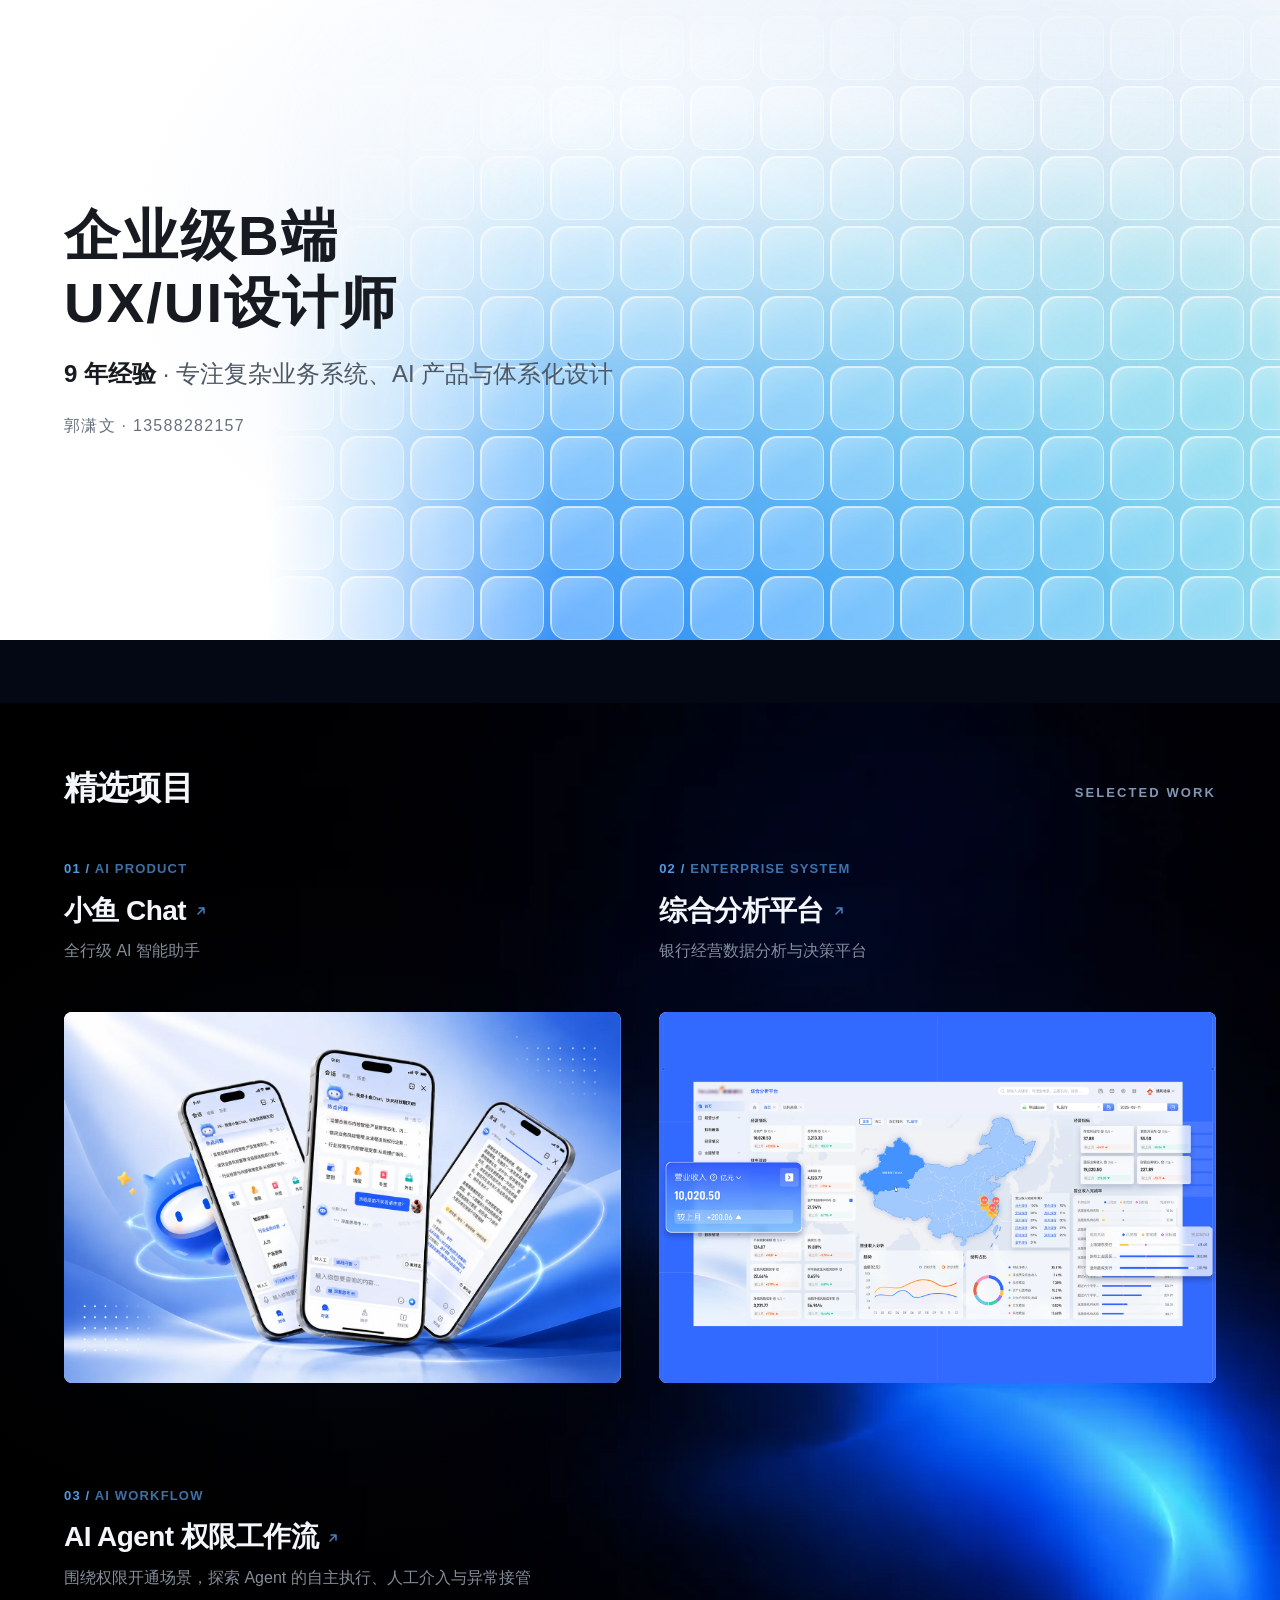
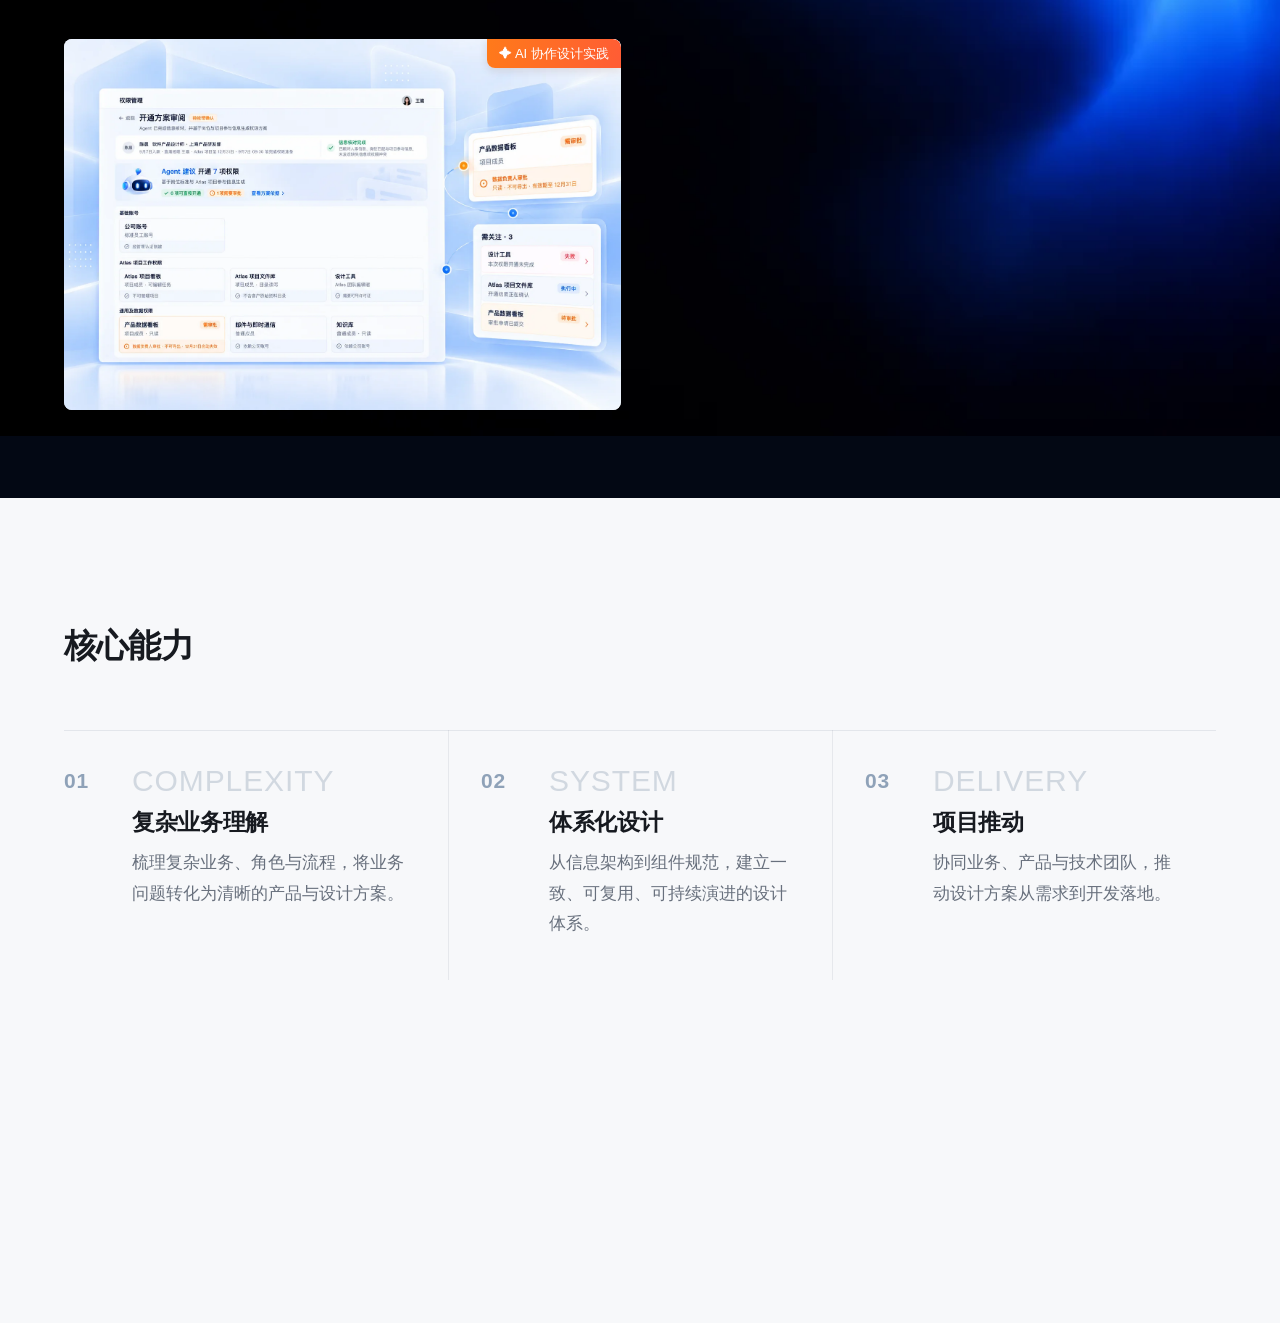
<file: index.html>
<!doctype html>
<html lang="zh-CN">
  <head>
    <meta charset="UTF-8">
    <meta name="viewport" content="width=device-width, initial-scale=1.0">
    <meta
      name="description"
      content="郭潇文，9 年经验的企业级 B 端 UX/UI 设计师，专注复杂业务系统、AI 产品与体系化设计。"
    >
    <title>郭潇文｜UX/UI 设计师</title>
    <link rel="stylesheet" href="styles.css">
  </head>
  <body>
    <script>
      if (new URLSearchParams(window.location.search).get("capture") === "1") {
        document.body.classList.add("capture-mode");
      }
    </script>
    <main>
      <section class="hero" aria-labelledby="hero-title" data-screen-label="首屏">
        <svg
          class="hero__system-motion"
          viewBox="0 0 900 560"
          preserveAspectRatio="xMidYMid meet"
          aria-hidden="true"
          focusable="false"
        >
          <defs>
            <linearGradient
              id="refractive-band-gradient"
              x1="350"
              y1="500"
              x2="900"
              y2="-20"
              gradientUnits="userSpaceOnUse"
            >
              <stop offset="0" stop-color="#dcecff" stop-opacity="0" />
              <stop offset="0.18" stop-color="#b4d7f5" stop-opacity="0.34" />
              <stop offset="0.48" stop-color="#8ecfe9" stop-opacity="0.56" />
              <stop offset="0.72" stop-color="#9bdedc" stop-opacity="0.34" />
              <stop offset="0.9" stop-color="#c8eadf" stop-opacity="0.14" />
              <stop offset="1" stop-color="#f8fbfd" stop-opacity="0" />
            </linearGradient>
            <linearGradient
              id="refractive-core-gradient"
              x1="420"
              y1="486"
              x2="860"
              y2="-10"
              gradientUnits="userSpaceOnUse"
            >
              <stop offset="0" stop-color="#d8ebff" stop-opacity="0" />
              <stop offset="0.2" stop-color="#c4e0fa" stop-opacity="0.28" />
              <stop offset="0.48" stop-color="#dff8ff" stop-opacity="0.82" />
              <stop offset="0.65" stop-color="#a8e4ed" stop-opacity="0.58" />
              <stop offset="0.84" stop-color="#c7ebdf" stop-opacity="0.22" />
              <stop offset="1" stop-color="#ffffff" stop-opacity="0" />
            </linearGradient>
            <linearGradient id="refractive-ribbon-diffusion" x1="300" y1="520" x2="920" y2="-30" gradientUnits="userSpaceOnUse">
              <stop offset="0" stop-color="#dcecff" stop-opacity="0" />
              <stop offset="0.22" stop-color="#c2dcf5" stop-opacity="0.18" />
              <stop offset="0.54" stop-color="#a8d9eb" stop-opacity="0.3" />
              <stop offset="0.76" stop-color="#b9e5dd" stop-opacity="0.18" />
              <stop offset="1" stop-color="#ffffff" stop-opacity="0" />
            </linearGradient>
            <filter id="refractive-diffusion-blur" x="-20%" y="-20%" width="140%" height="140%">
              <feGaussianBlur stdDeviation="34" />
            </filter>
            <filter id="refractive-band-blur" x="-18%" y="-18%" width="136%" height="136%">
              <feGaussianBlur stdDeviation="20" />
            </filter>
            <filter id="refractive-highlight-blur" x="-25%" y="-25%" width="150%" height="150%">
              <feGaussianBlur stdDeviation="12" />
            </filter>
            <radialGradient id="refractive-grid-fade" cx="66%" cy="52%" r="58%">
              <stop offset="0" stop-color="white" stop-opacity="0.72" />
              <stop offset="0.58" stop-color="white" stop-opacity="0.3" />
              <stop offset="1" stop-color="black" stop-opacity="0" />
            </radialGradient>
            <mask id="refractive-grid-mask">
              <rect width="900" height="560" fill="url(#refractive-grid-fade)" />
            </mask>
            <linearGradient id="ribbon-field-fade" x1="260" y1="500" x2="900" y2="0" gradientUnits="userSpaceOnUse">
              <stop offset="0" stop-color="black" stop-opacity="0" />
              <stop offset="0.18" stop-color="white" stop-opacity="0.34" />
              <stop offset="0.42" stop-color="white" stop-opacity="0.92" />
              <stop offset="0.88" stop-color="white" stop-opacity="1" />
              <stop offset="1" stop-color="white" stop-opacity="0.78" />
            </linearGradient>
            <mask id="ribbon-field-mask">
              <rect width="900" height="560" fill="url(#ribbon-field-fade)" />
            </mask>
          </defs>

          <g class="hero__refractive-field" mask="url(#ribbon-field-mask)">
            <path
              class="hero__refractive-diffusion"
              d="M270 568 C408 390 576 218 848 -60 L1050 18 C752 296 564 478 432 632 Z"
            />
            <path
              class="hero__refractive-band"
              d="M340 562 C488 370 642 208 876 -42 L1010 12 C766 258 604 434 470 604 Z"
            />
            <path
              class="hero__refractive-highlight"
              d="M420 554 C558 366 698 208 898 -26 L954 -2 C742 232 598 400 472 578 Z"
            />

            <g class="hero__refractive-grid" mask="url(#refractive-grid-mask)">
              <path
                class="hero__refractive-grid-lines hero__refractive-grid-lines--horizontal"
                d="M300 218 L470 218 L482 214 L640 214 L650 218 L884 218 M286 310 L452 310 L464 304 L624 304 L636 310 L892 310 M306 402 L436 402 L448 396 L610 396 L622 402 L872 402"
              />
              <path
                class="hero__refractive-grid-lines hero__refractive-grid-lines--vertical"
                d="M402 106 L402 238 L398 250 L398 434 M516 76 L516 220 L510 234 L510 472 M630 48 L630 202 L624 218 L624 482 M744 28 L744 188 L738 204 L738 452"
              />
            </g>
          </g>
        </svg>
        <div class="hero__glass-field" aria-hidden="true">
          <span class="hero__glass-tile"></span>
          <span class="hero__glass-tile"></span>
          <span class="hero__glass-tile"></span>
          <span class="hero__glass-tile"></span>
          <span class="hero__glass-tile"></span>
          <span class="hero__glass-tile"></span>
          <span class="hero__glass-tile"></span>
          <span class="hero__glass-tile"></span>
          <span class="hero__glass-tile"></span>
          <span class="hero__glass-tile"></span>
          <span class="hero__glass-tile"></span>
          <span class="hero__glass-tile"></span>
          <span class="hero__glass-tile"></span>
          <span class="hero__glass-tile"></span>
          <span class="hero__glass-tile"></span>
          <span class="hero__glass-tile"></span>
          <span class="hero__glass-tile"></span>
          <span class="hero__glass-tile"></span>
          <span class="hero__glass-tile"></span>
          <span class="hero__glass-tile"></span>
          <span class="hero__glass-tile"></span>
          <span class="hero__glass-tile"></span>
          <span class="hero__glass-tile"></span>
          <span class="hero__glass-tile"></span>
          <span class="hero__glass-tile"></span>
          <span class="hero__glass-tile"></span>
          <span class="hero__glass-tile"></span>
          <span class="hero__glass-tile"></span>
          <span class="hero__glass-tile"></span>
          <span class="hero__glass-tile"></span>
          <span class="hero__glass-tile"></span>
          <span class="hero__glass-tile"></span>
          <span class="hero__glass-tile"></span>
          <span class="hero__glass-tile"></span>
          <span class="hero__glass-tile"></span>
          <span class="hero__glass-tile"></span>
          <span class="hero__glass-tile"></span>
          <span class="hero__glass-tile"></span>
          <span class="hero__glass-tile"></span>
          <span class="hero__glass-tile"></span>
          <span class="hero__glass-tile"></span>
          <span class="hero__glass-tile"></span>
          <span class="hero__glass-tile"></span>
          <span class="hero__glass-tile"></span>
          <span class="hero__glass-tile"></span>
          <span class="hero__glass-tile"></span>
          <span class="hero__glass-tile"></span>
          <span class="hero__glass-tile"></span>
          <span class="hero__glass-tile"></span>
          <span class="hero__glass-tile"></span>
          <span class="hero__glass-tile"></span>
          <span class="hero__glass-tile"></span>
          <span class="hero__glass-tile"></span>
          <span class="hero__glass-tile"></span>
          <span class="hero__glass-tile"></span>
          <span class="hero__glass-tile"></span>
          <span class="hero__glass-tile"></span>
          <span class="hero__glass-tile"></span>
          <span class="hero__glass-tile"></span>
          <span class="hero__glass-tile"></span>
          <span class="hero__glass-tile"></span>
          <span class="hero__glass-tile"></span>
          <span class="hero__glass-tile"></span>
          <span class="hero__glass-tile"></span>
          <span class="hero__glass-tile"></span>
          <span class="hero__glass-tile"></span>
          <span class="hero__glass-tile"></span>
          <span class="hero__glass-tile"></span>
          <span class="hero__glass-tile"></span>
          <span class="hero__glass-tile"></span>
          <span class="hero__glass-tile"></span>
          <span class="hero__glass-tile"></span>
          <span class="hero__glass-tile"></span>
          <span class="hero__glass-tile"></span>
          <span class="hero__glass-tile"></span>
          <span class="hero__glass-tile"></span>
          <span class="hero__glass-tile"></span>
          <span class="hero__glass-tile"></span>
          <span class="hero__glass-tile"></span>
          <span class="hero__glass-tile"></span>
          <span class="hero__glass-tile"></span>
          <span class="hero__glass-tile"></span>
          <span class="hero__glass-tile"></span>
          <span class="hero__glass-tile"></span>
          <span class="hero__glass-tile"></span>
          <span class="hero__glass-tile"></span>
          <span class="hero__glass-tile"></span>
          <span class="hero__glass-tile"></span>
          <span class="hero__glass-tile"></span>
          <span class="hero__glass-tile"></span>
          <span class="hero__glass-tile"></span>
          <span class="hero__glass-tile"></span>
          <span class="hero__glass-tile"></span>
          <span class="hero__glass-tile"></span>
          <span class="hero__glass-tile"></span>
          <span class="hero__glass-tile"></span>
          <span class="hero__glass-tile"></span>
          <span class="hero__glass-tile"></span>
          <span class="hero__glass-tile"></span>
          <span class="hero__glass-tile"></span>
          <span class="hero__glass-tile"></span>
          <span class="hero__glass-tile"></span>
          <span class="hero__glass-tile"></span>
          <span class="hero__glass-tile"></span>
          <span class="hero__glass-tile"></span>
          <span class="hero__glass-tile"></span>
          <span class="hero__glass-tile"></span>
          <span class="hero__glass-tile"></span>
          <span class="hero__glass-tile"></span>
          <span class="hero__glass-tile"></span>
          <span class="hero__glass-tile"></span>
          <span class="hero__glass-tile"></span>
          <span class="hero__glass-tile"></span>
          <span class="hero__glass-tile"></span>
          <span class="hero__glass-tile"></span>
          <span class="hero__glass-tile"></span>
          <span class="hero__glass-tile"></span>
          <span class="hero__glass-tile"></span>
          <span class="hero__glass-tile"></span>
          <span class="hero__glass-tile"></span>
          <span class="hero__glass-tile"></span>
          <span class="hero__glass-tile"></span>
          <span class="hero__glass-tile"></span>
          <span class="hero__glass-tile"></span>
          <span class="hero__glass-tile"></span>
          <span class="hero__glass-tile"></span>
          <span class="hero__glass-tile"></span>
          <span class="hero__glass-tile"></span>
          <span class="hero__glass-tile"></span>
          <span class="hero__glass-tile"></span>
          <span class="hero__glass-tile"></span>
          <span class="hero__glass-tile"></span>
          <span class="hero__glass-tile"></span>
          <span class="hero__glass-tile"></span>
          <span class="hero__glass-tile"></span>
          <span class="hero__glass-tile"></span>
          <span class="hero__glass-tile"></span>
          <span class="hero__glass-tile"></span>
          <span class="hero__glass-tile"></span>
          <span class="hero__glass-tile"></span>
          <span class="hero__glass-tile"></span>
          <span class="hero__glass-tile"></span>
          <span class="hero__glass-tile"></span>
          <span class="hero__glass-tile"></span>
          <span class="hero__glass-tile"></span>
          <span class="hero__glass-tile"></span>
          <span class="hero__glass-tile"></span>
          <span class="hero__glass-tile"></span>
          <span class="hero__glass-tile"></span>
          <span class="hero__glass-tile"></span>
        </div>
        <div class="hero__pointer-halo" aria-hidden="true"></div>
        <div class="page-container hero__layout">
          <div class="hero__intro">
            <h1 class="hero__title" id="hero-title">
              <span class="hero__title-group">企业级B端</span>
              <span class="hero__title-group">UX/UI设计师</span>
            </h1>
            <p class="hero__description"><span class="hero__experience">9 年经验</span> · 专注复杂业务系统、AI 产品与体系化设计</p>
            <p class="hero__name">郭潇文 · 13588282157</p>
          </div>
        </div>
      </section>

      <section class="section-shell featured-projects" aria-labelledby="featured-projects-title" data-screen-label="精选项目">
        <div class="featured-projects__background" aria-hidden="true"></div>
        <div class="page-container">
          <div class="featured-projects__heading">
            <h2 id="featured-projects-title">精选项目</h2>
            <p>SELECTED WORK</p>
          </div>

          <div class="featured-projects__grid">
            <a class="project-entry" href="项目PDF/xychat.pdf" target="_blank" rel="noopener">
              <div class="project-entry__header">
                <p class="project-entry__eyebrow"><span class="project-entry__index">01 /</span> <span class="project-entry__category">AI PRODUCT</span></p>
                <h3>小鱼 Chat<span class="project-entry__icon" aria-hidden="true"><svg viewBox="0 0 16 16" focusable="false"><path d="M5 11 11 5M6 5h5v5" /></svg></span></h3>
                <div class="project-entry__support">
                  <p class="project-entry__description">全行级 AI 智能助手</p>
                </div>
              </div>
              <div class="project-entry__visual">
                <img src="图片准备/xychat_cover.webp" alt="小鱼 Chat 产品界面" loading="lazy" decoding="async">
                <span class="project-entry__cursor" aria-hidden="true">VIEW CASE</span>
              </div>
            </a>

            <a class="project-entry" href="项目PDF/zhfxpt.pdf" target="_blank" rel="noopener">
              <div class="project-entry__header">
                <p class="project-entry__eyebrow"><span class="project-entry__index">02 /</span> <span class="project-entry__category">ENTERPRISE SYSTEM</span></p>
                <h3>综合分析平台<span class="project-entry__icon" aria-hidden="true"><svg viewBox="0 0 16 16" focusable="false"><path d="M5 11 11 5M6 5h5v5" /></svg></span></h3>
                <div class="project-entry__support">
                  <p class="project-entry__description">银行经营数据分析与决策平台</p>
                </div>
              </div>
              <div class="project-entry__visual">
                <img src="图片准备/zhfxpt_cover.webp" alt="综合分析平台产品界面" loading="lazy" decoding="async">
                <span class="project-entry__cursor" aria-hidden="true">VIEW CASE</span>
              </div>
            </a>

            <a class="project-entry project-entry--placeholder" href="ai-agent/index.html">
              <div class="project-entry__header">
                <p class="project-entry__eyebrow"><span class="project-entry__index">03 /</span> <span class="project-entry__category">AI WORKFLOW</span></p>
                <h3>AI Agent 权限工作流<span class="project-entry__icon" aria-hidden="true"><svg viewBox="0 0 16 16" focusable="false"><path d="M5 11 11 5M6 5h5v5" /></svg></span></h3>
                <div class="project-entry__support">
                  <p class="project-entry__description">围绕权限开通场景，探索 Agent 的自主执行、人工介入与异常接管</p>
                </div>
              </div>
              <div class="project-entry__visual">
                <img src="图片准备/AI Agent_cover.webp" alt="Agent 权限开通助手项目界面" loading="lazy" decoding="async">
                <span class="project-entry__ai-badge">✦ AI 协作设计实践</span>
                <span class="project-entry__cursor" aria-hidden="true">VIEW CASE</span>
              </div>
            </a>
          </div>
        </div>
      </section>

      <section class="section-shell capabilities" aria-labelledby="capabilities-title" data-screen-label="核心能力">
        <div class="page-container">
          <h2 id="capabilities-title">核心能力</h2>

          <div class="capabilities__grid">
            <article class="capability-item">
              <h3>复杂业务理解</h3>
              <p>梳理复杂业务、角色与流程，将业务问题转化为清晰的产品与设计方案。</p>
            </article>

            <article class="capability-item">
              <h3>体系化设计</h3>
              <p>从信息架构到组件规范，建立一致、可复用、可持续演进的设计体系。</p>
            </article>

            <article class="capability-item">
              <h3>项目推动</h3>
              <p>协同业务、产品与技术团队，推动设计方案从需求到开发落地。</p>
            </article>
          </div>
        </div>
      </section>

      <section class="section-shell contact" aria-label="联系我" data-screen-label="联系我">
        <div class="page-container">
          <div class="contact__content">
            <h2 class="contact__title">期待一起，把复杂问题设计得更简单。</h2>
            <div class="contact__details">
              <p>郭潇文</p>
              <p>13588282157</p>
            </div>
          </div>
        </div>
      </section>
    </main>
    <script>
      (() => {
        const hero = document.querySelector(".hero");
        const canFollowPointer = window.matchMedia("(hover: hover) and (pointer: fine)");
        const reduceMotion = window.matchMedia("(prefers-reduced-motion: reduce)");
        const halo = hero.querySelector(".hero__pointer-halo");
        const title = hero.querySelector(".hero__title");
        const titleLines = [...title.querySelectorAll(".hero__title-group")];

        const getInitialHaloPosition = () => {
          const heroBounds = hero.getBoundingClientRect();
          const titleBounds = title.getBoundingClientRect();
          const firstLineBounds = titleLines[0].getBoundingClientRect();
          const secondLineBounds = titleLines[1].getBoundingClientRect();

          return {
            x: titleBounds.left - heroBounds.left + titleBounds.width * 0.78,
            y: (firstLineBounds.bottom + secondLineBounds.top) / 2 - heroBounds.top
          };
        };

        const initialPosition = getInitialHaloPosition();
        let targetX = initialPosition.x;
        let targetY = initialPosition.y;
        let currentX = targetX;
        let currentY = targetY;
        let targetOpacity = 0;
        let currentOpacity = 0;
        let targetRotation = 0;
        let currentRotation = 0;
        let lastPointerX = null;
        let lastPointerY = null;
        let rotationResetId = 0;
        let frameId = 0;

        const resetHalo = () => {
          targetOpacity = 0;
          targetRotation = 0;
          lastPointerX = null;
          lastPointerY = null;
          if (rotationResetId) clearTimeout(rotationResetId);
          if (!frameId) frameId = requestAnimationFrame(updateHalo);
        };

        const disableHalo = () => {
          const nextInitialPosition = getInitialHaloPosition();
          if (frameId) cancelAnimationFrame(frameId);
          targetX = nextInitialPosition.x;
          targetY = nextInitialPosition.y;
          currentX = targetX;
          currentY = targetY;
          targetOpacity = 0;
          currentOpacity = 0;
          targetRotation = 0;
          currentRotation = 0;
          lastPointerX = null;
          lastPointerY = null;
          if (rotationResetId) clearTimeout(rotationResetId);
          rotationResetId = 0;
          frameId = 0;
          halo.style.setProperty("--halo-x", `${currentX}px`);
          halo.style.setProperty("--halo-y", `${currentY}px`);
          halo.style.setProperty("--halo-opacity", "0");
          halo.style.setProperty("--halo-rotation", "0deg");
        };

        const updateHalo = () => {
          currentX += (targetX - currentX) * 0.115;
          currentY += (targetY - currentY) * 0.115;
          currentOpacity += (targetOpacity - currentOpacity) * 0.1;
          currentRotation += (targetRotation - currentRotation) * 0.08;
          halo.style.setProperty("--halo-x", `${currentX.toFixed(2)}px`);
          halo.style.setProperty("--halo-y", `${currentY.toFixed(2)}px`);
          halo.style.setProperty("--halo-opacity", currentOpacity.toFixed(3));
          halo.style.setProperty("--halo-rotation", `${currentRotation.toFixed(2)}deg`);

          if (
            Math.abs(targetX - currentX) > 0.05 ||
            Math.abs(targetY - currentY) > 0.05 ||
            Math.abs(targetOpacity - currentOpacity) > 0.002 ||
            Math.abs(targetRotation - currentRotation) > 0.05
          ) {
            frameId = requestAnimationFrame(updateHalo);
          } else {
            currentX = targetX;
            currentY = targetY;
            currentOpacity = targetOpacity;
            currentRotation = targetRotation;
            frameId = 0;
          }
        };

        const handlePointerMove = (event) => {
          if (!canFollowPointer.matches || reduceMotion.matches) return;
          const bounds = hero.getBoundingClientRect();
          const pointerX = event.clientX - bounds.left;
          const pointerY = event.clientY - bounds.top;
          const normalizedX = pointerX / bounds.width;
          const leftFade = Math.max(0, Math.min(1, (normalizedX - 0.4) / 0.18));
          if (lastPointerX !== null && lastPointerY !== null) {
            const dx = pointerX - lastPointerX;
            const dy = pointerY - lastPointerY;
            if (Math.hypot(dx, dy) > 0.5) {
              const movementAngle = Math.atan2(dy, dx) * (180 / Math.PI);
              const directionalTilt = ((movementAngle + 270) % 360) - 180;
              targetRotation = Math.max(-30, Math.min(30, directionalTilt));
            }
          }
          lastPointerX = pointerX;
          lastPointerY = pointerY;
          targetX = pointerX;
          targetY = pointerY;
          targetOpacity = 0.72 + leftFade * 0.18;
          if (rotationResetId) clearTimeout(rotationResetId);
          rotationResetId = setTimeout(() => {
            targetRotation = 0;
            rotationResetId = 0;
            if (!frameId) frameId = requestAnimationFrame(updateHalo);
          }, 140);
          if (!frameId) frameId = requestAnimationFrame(updateHalo);
        };

        hero.addEventListener("pointermove", handlePointerMove, { passive: true });
        hero.addEventListener("pointerleave", resetHalo);
        window.addEventListener("resize", disableHalo, { passive: true });
        reduceMotion.addEventListener("change", disableHalo);
        canFollowPointer.addEventListener("change", disableHalo);
        disableHalo();
        document.fonts?.ready.then(disableHalo);
      })();

      (() => {
        const visuals = [...document.querySelectorAll(".project-entry__visual")];
        const canHover = window.matchMedia("(hover: hover) and (pointer: fine)");
        const reduceMotion = window.matchMedia("(prefers-reduced-motion: reduce)");
        const ease = (current, target, amount) => current + (target - current) * amount;

        const states = visuals.map((visual) => ({
          visual,
          active: false,
          frameId: 0,
          scale: 1,
          targetScale: 1,
          overlay: 0,
          targetOverlay: 0,
          cursorX: visual.clientWidth / 2,
          cursorY: visual.clientHeight / 2,
          targetCursorX: visual.clientWidth / 2,
          targetCursorY: visual.clientHeight / 2,
          cursorOpacity: 0,
          targetCursorOpacity: 0,
          cursorScale: 0.92,
          targetCursorScale: 0.92
        }));

        const render = (state) => {
          state.scale = ease(state.scale, state.targetScale, 0.16);
          state.overlay = ease(state.overlay, state.targetOverlay, 0.11);
          state.cursorX = ease(state.cursorX, state.targetCursorX, 0.18);
          state.cursorY = ease(state.cursorY, state.targetCursorY, 0.18);
          state.cursorOpacity = ease(state.cursorOpacity, state.targetCursorOpacity, 0.16);
          state.cursorScale = ease(state.cursorScale, state.targetCursorScale, 0.16);

          state.visual.style.setProperty("--cover-scale", state.scale.toFixed(4));
          state.visual.style.setProperty("--cover-overlay-opacity", state.overlay.toFixed(3));
          state.visual.style.setProperty("--case-cursor-x", `${state.cursorX.toFixed(2)}px`);
          state.visual.style.setProperty("--case-cursor-y", `${state.cursorY.toFixed(2)}px`);
          state.visual.style.setProperty("--case-cursor-opacity", state.cursorOpacity.toFixed(3));
          state.visual.style.setProperty("--case-cursor-scale", state.cursorScale.toFixed(3));

          const unsettled =
            Math.abs(state.targetScale - state.scale) > 0.0002 ||
            Math.abs(state.targetOverlay - state.overlay) > 0.002 ||
            Math.abs(state.targetCursorX - state.cursorX) > 0.05 ||
            Math.abs(state.targetCursorY - state.cursorY) > 0.05 ||
            Math.abs(state.targetCursorOpacity - state.cursorOpacity) > 0.002 ||
            Math.abs(state.targetCursorScale - state.cursorScale) > 0.002;

          state.frameId = unsettled ? requestAnimationFrame(() => render(state)) : 0;
        };

        const requestRender = (state) => {
          if (!state.frameId) state.frameId = requestAnimationFrame(() => render(state));
        };

        states.forEach((state) => {
          state.visual.addEventListener("pointerenter", (event) => {
            if (!canHover.matches || reduceMotion.matches) return;
            state.active = true;
            state.targetScale = 1.015;
            state.targetOverlay = 0.24;
            state.targetCursorOpacity = 1;
            state.targetCursorScale = 1;
            const bounds = state.visual.getBoundingClientRect();
            state.cursorX = Math.max(8, Math.min(bounds.width - 90, event.clientX - bounds.left + 14));
            state.cursorY = Math.max(18, Math.min(bounds.height - 18, event.clientY - bounds.top));
            state.targetCursorX = state.cursorX;
            state.targetCursorY = state.cursorY;
            requestRender(state);
          });

          state.visual.addEventListener("pointermove", (event) => {
            if (!state.active || !canHover.matches || reduceMotion.matches) return;
            const bounds = state.visual.getBoundingClientRect();
            const pointerX = event.clientX - bounds.left;
            const pointerY = event.clientY - bounds.top;
            state.targetCursorX = Math.max(8, Math.min(bounds.width - 90, pointerX + 14));
            state.targetCursorY = Math.max(18, Math.min(bounds.height - 18, pointerY));
            requestRender(state);
          }, { passive: true });

          state.visual.addEventListener("pointerleave", () => {
            state.active = false;
            state.targetScale = 1;
            state.targetOverlay = 0;
            state.targetCursorOpacity = 0;
            state.targetCursorScale = 0.92;
            requestRender(state);
          });
        });

        const resetInteractions = () => {
          states.forEach((state) => {
            if (state.frameId) cancelAnimationFrame(state.frameId);
            state.active = false;
            state.frameId = 0;
            state.scale = 1;
            state.targetScale = 1;
            state.overlay = 0;
            state.targetOverlay = 0;
            state.cursorOpacity = 0;
            state.targetCursorOpacity = 0;
            state.cursorScale = 0.92;
            state.targetCursorScale = 0.92;
            [
              "--cover-scale",
              "--cover-overlay-opacity",
              "--case-cursor-x",
              "--case-cursor-y",
              "--case-cursor-opacity",
              "--case-cursor-scale"
            ].forEach((property) => state.visual.style.removeProperty(property));
          });
        };

        reduceMotion.addEventListener("change", resetInteractions);
        canHover.addEventListener("change", resetInteractions);
      })();

      (() => {
        const capabilities = document.querySelector(".capabilities");
        const contact = document.querySelector(".contact");
        const reduceMotion = window.matchMedia("(prefers-reduced-motion: reduce)");
        if (!capabilities || !contact || reduceMotion.matches) return;

        document.documentElement.classList.add("motion-ready");
        let sequenceStarted = false;
        let closingReady = false;
        let contactInView = false;
        let closingTimer = 0;

        const revealClosing = () => {
          if (closingReady && contactInView) {
            contact.classList.add("is-motion-visible");
            contactObserver.unobserve(contact);
          }
        };

        const capabilitiesObserver = new IntersectionObserver((entries, observer) => {
          if (!entries[0].isIntersecting || sequenceStarted) return;
          sequenceStarted = true;
          capabilities.classList.add("is-motion-visible");
          observer.unobserve(capabilities);
          closingTimer = window.setTimeout(() => {
            closingReady = true;
            revealClosing();
          }, 1900);
        }, {
          threshold: 0.3,
          rootMargin: "0px 0px -18% 0px"
        });

        const contactObserver = new IntersectionObserver((entries) => {
          contactInView = entries[0].isIntersecting;
          if (contactInView && !sequenceStarted) {
            sequenceStarted = true;
            closingReady = true;
            capabilities.classList.add("is-motion-visible");
            capabilitiesObserver.unobserve(capabilities);
          }
          revealClosing();
        }, {
          threshold: 0.38,
          rootMargin: "0px 0px -12% 0px"
        });

        const showStaticState = () => {
          if (!reduceMotion.matches) return;
          if (closingTimer) clearTimeout(closingTimer);
          capabilitiesObserver.disconnect();
          contactObserver.disconnect();
          capabilities.classList.add("is-motion-visible");
          contact.classList.add("is-motion-visible");
          document.documentElement.classList.remove("motion-ready");
        };

        capabilitiesObserver.observe(capabilities);
        contactObserver.observe(contact);
        reduceMotion.addEventListener("change", showStaticState);
      })();
    </script>
  </body>
</html>
</file>
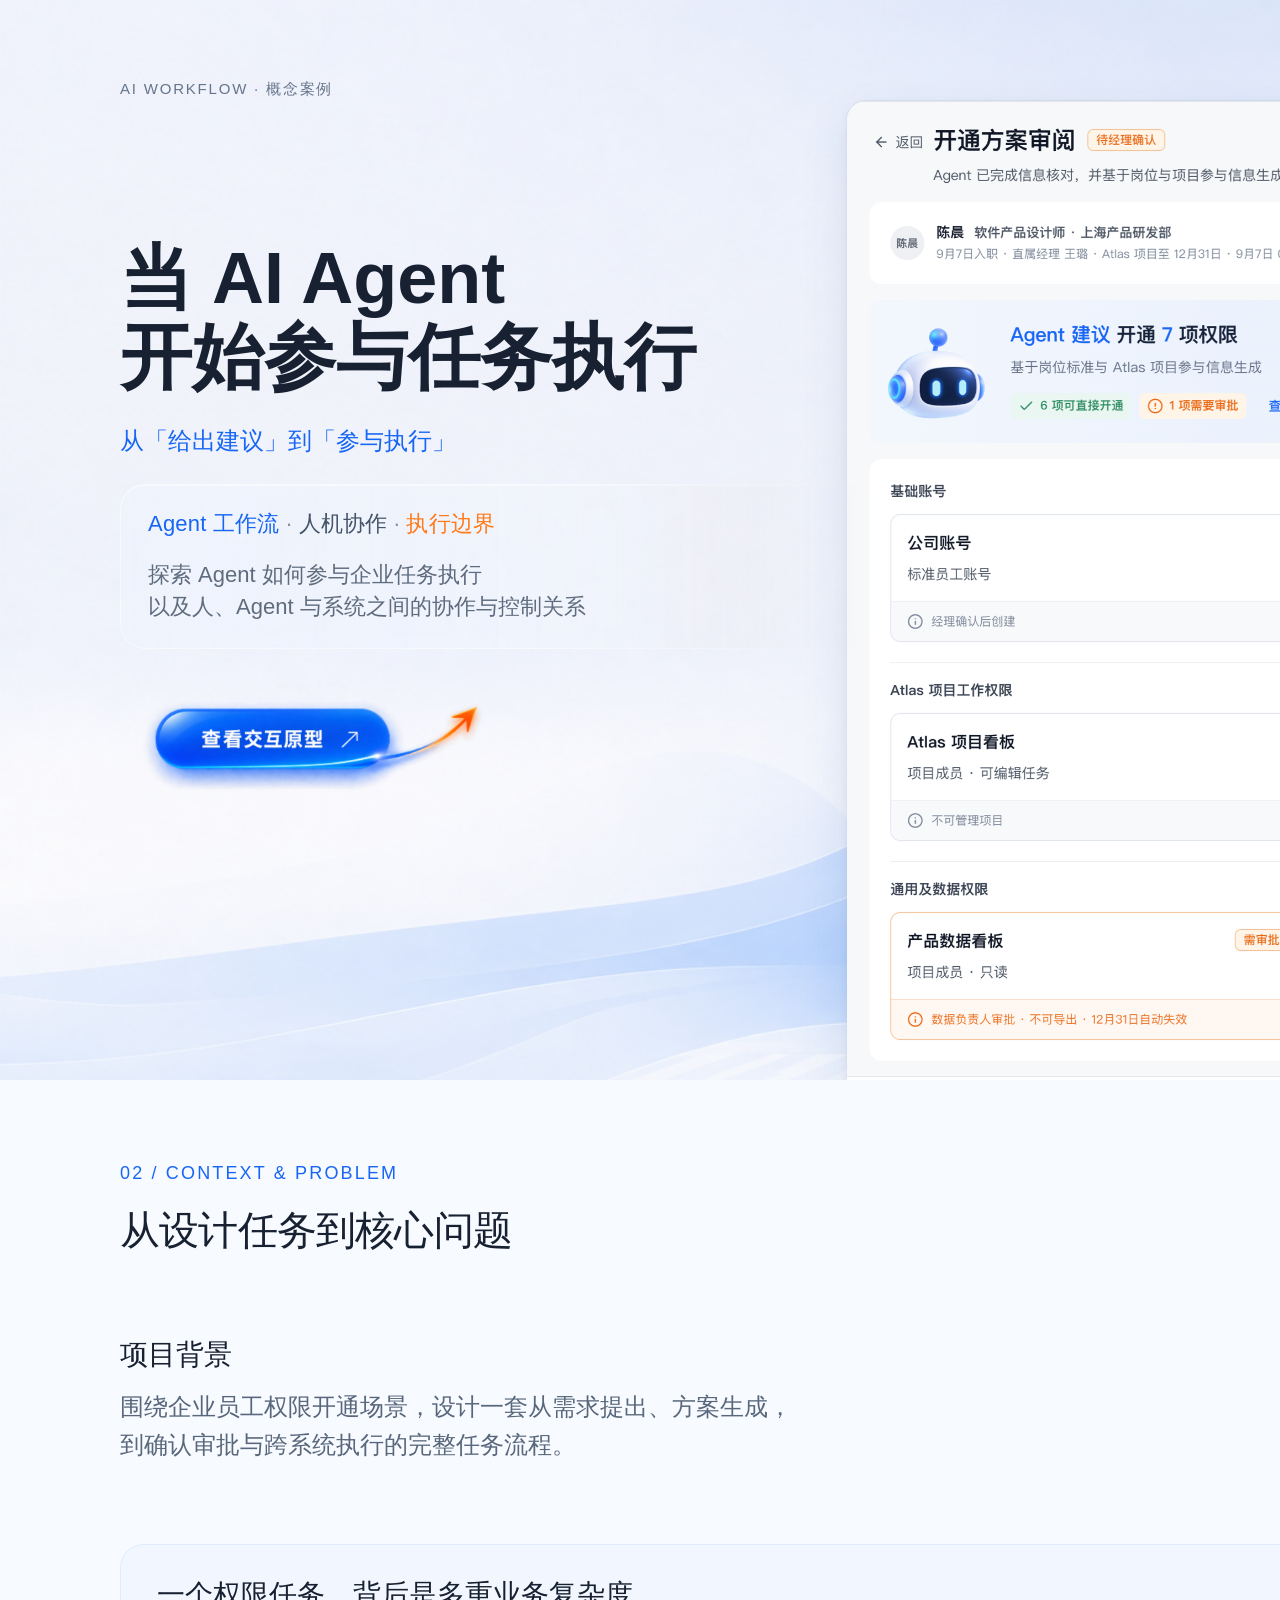
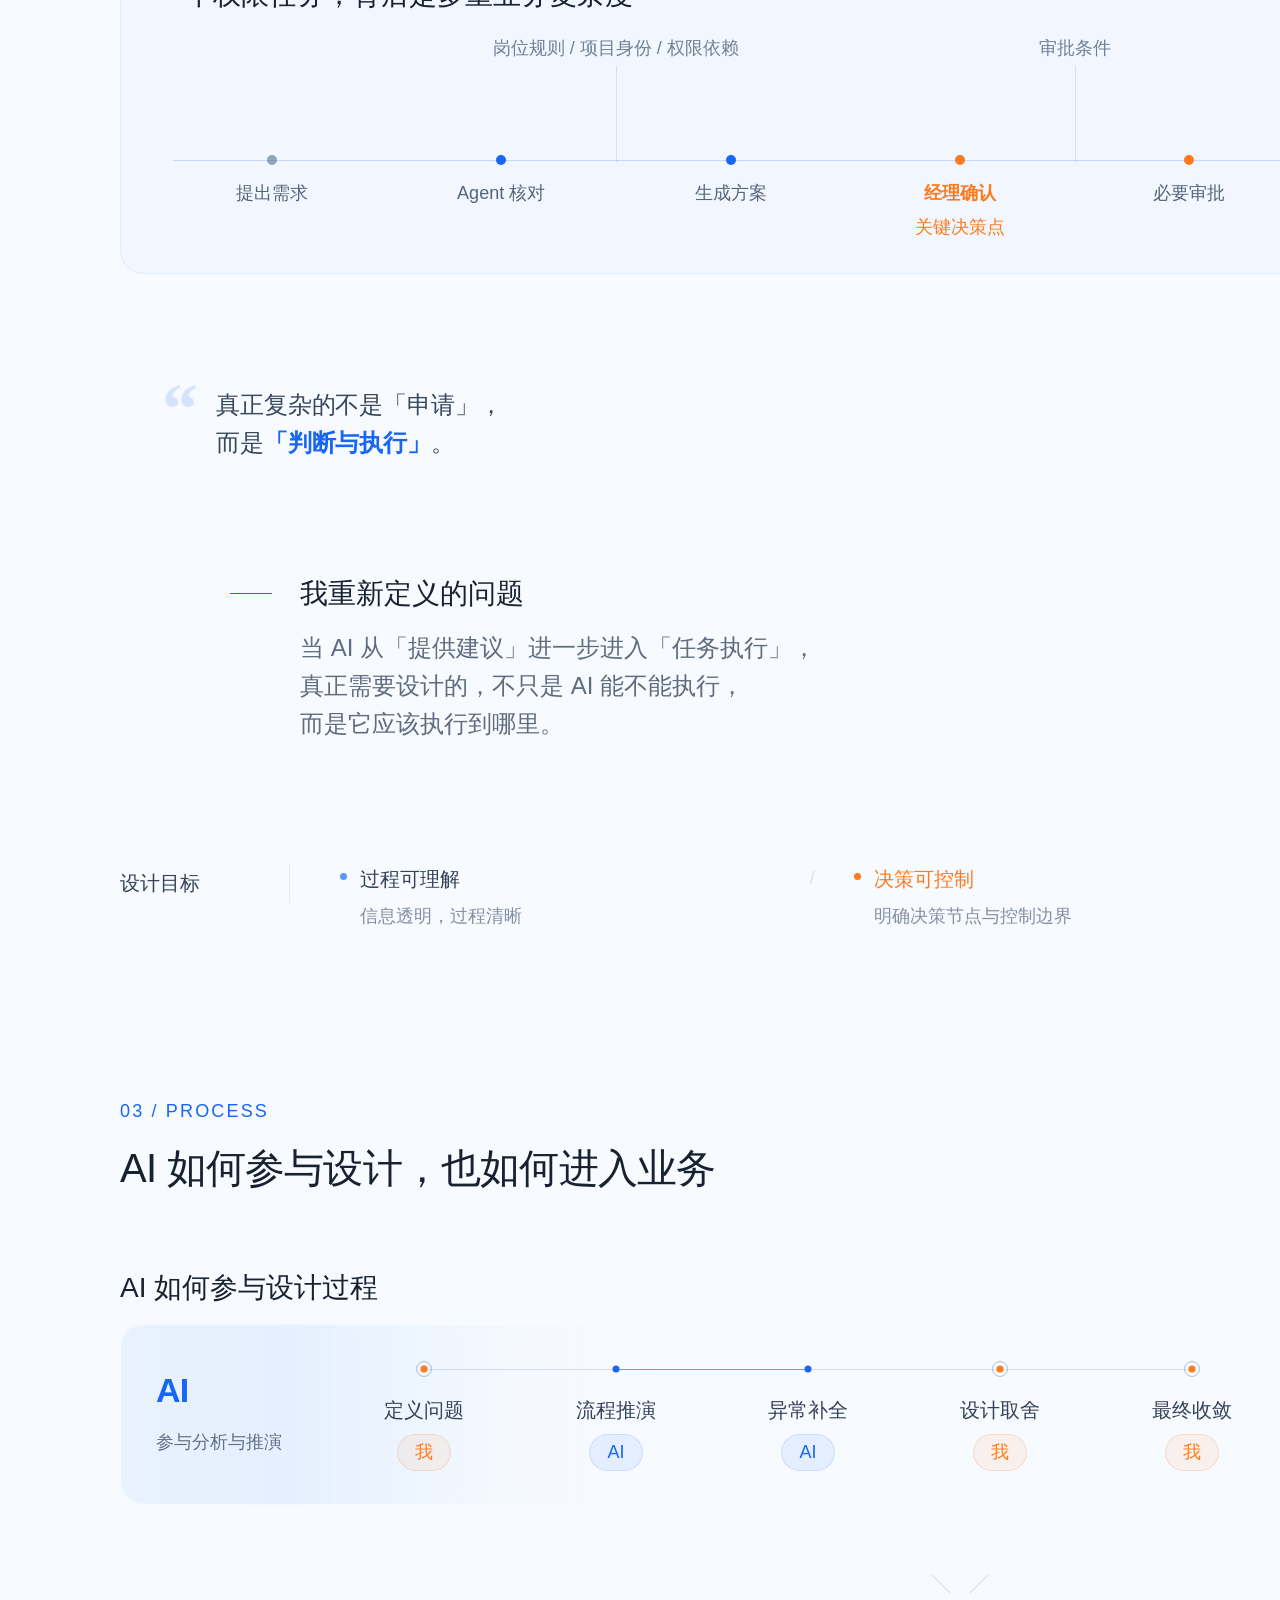
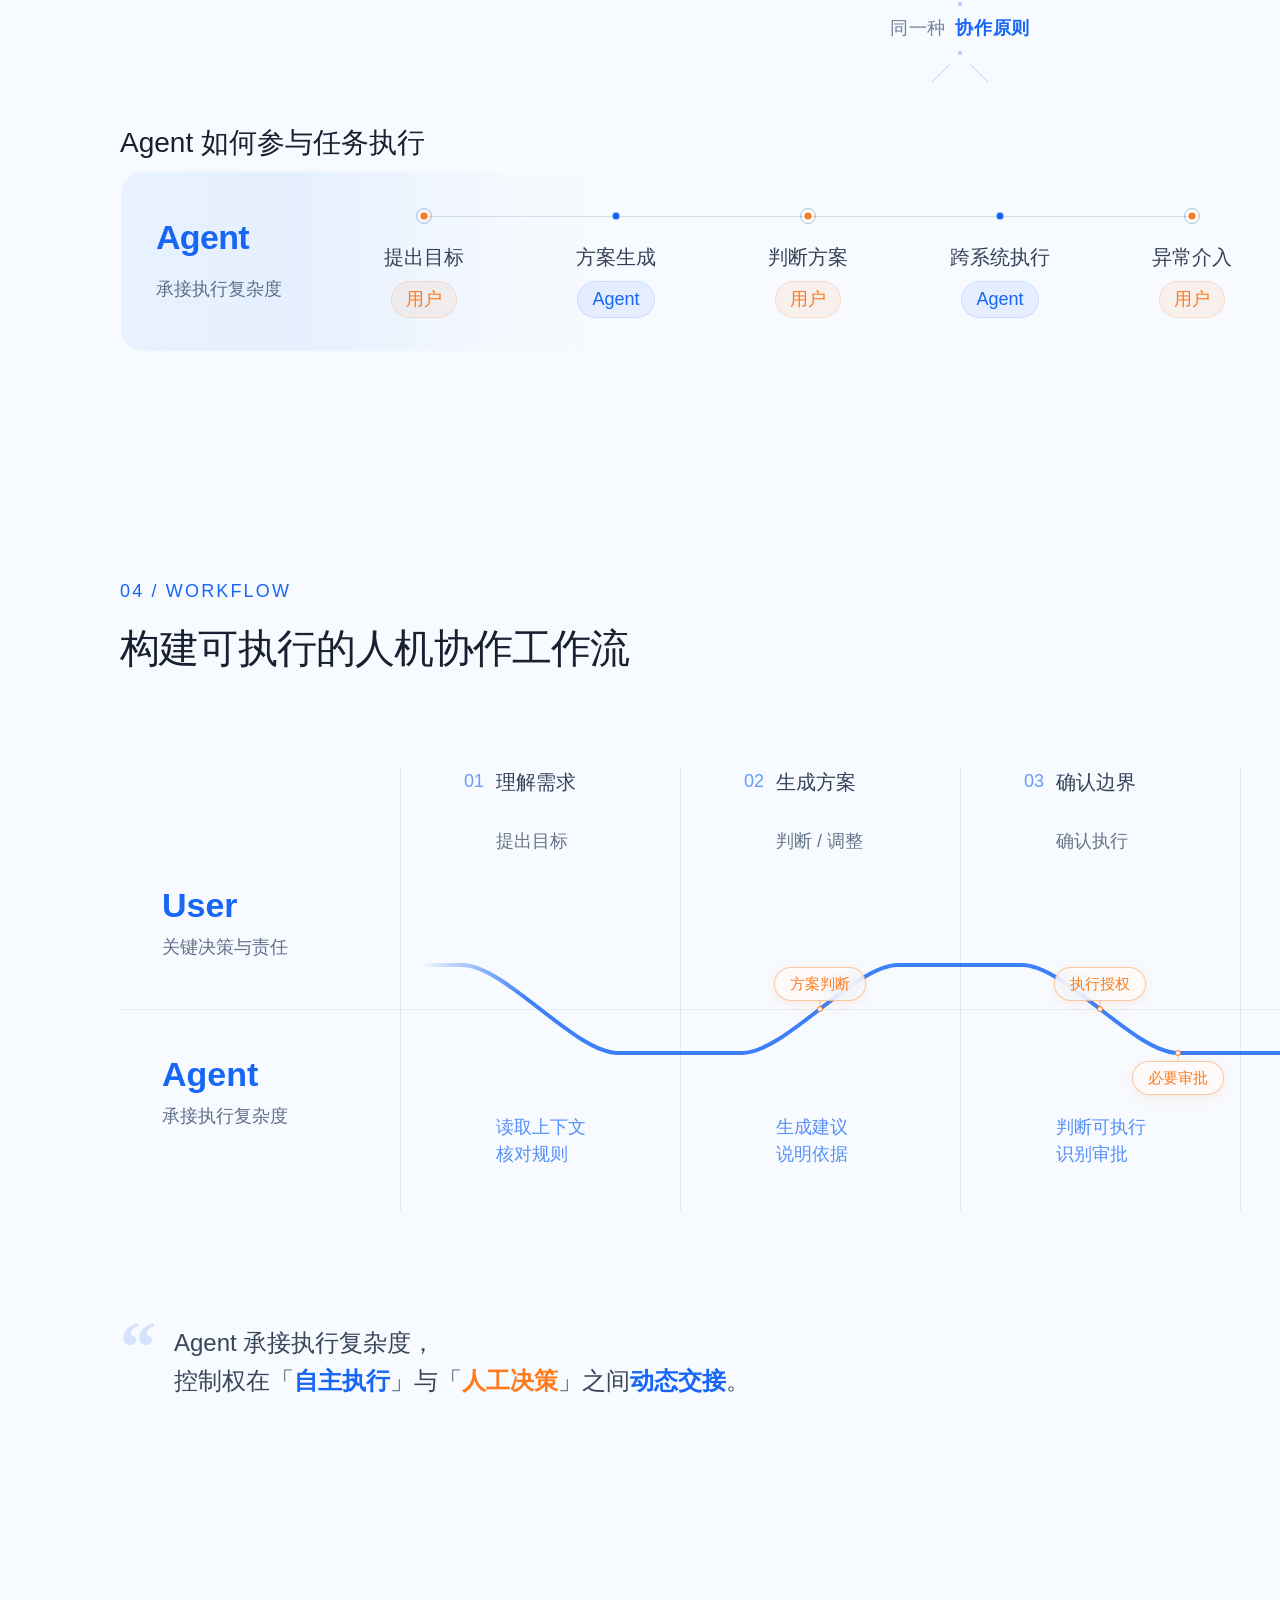
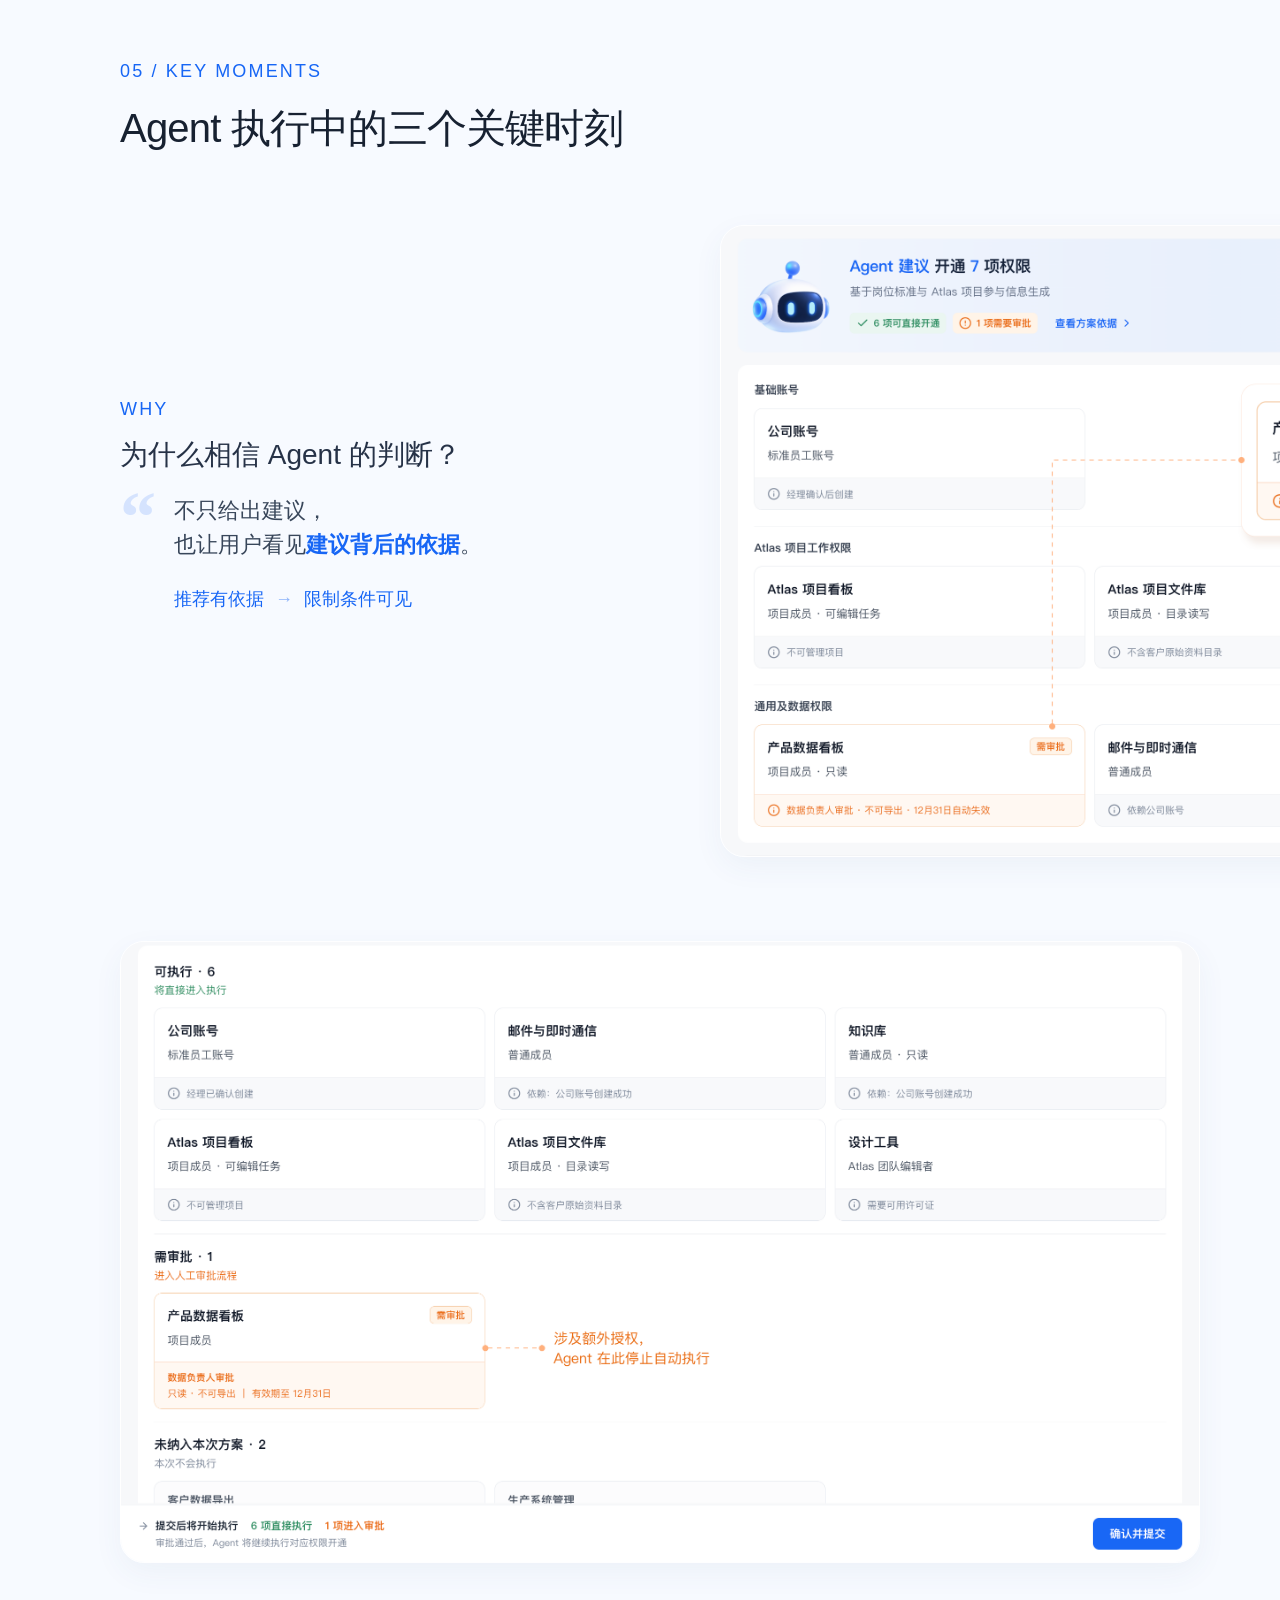
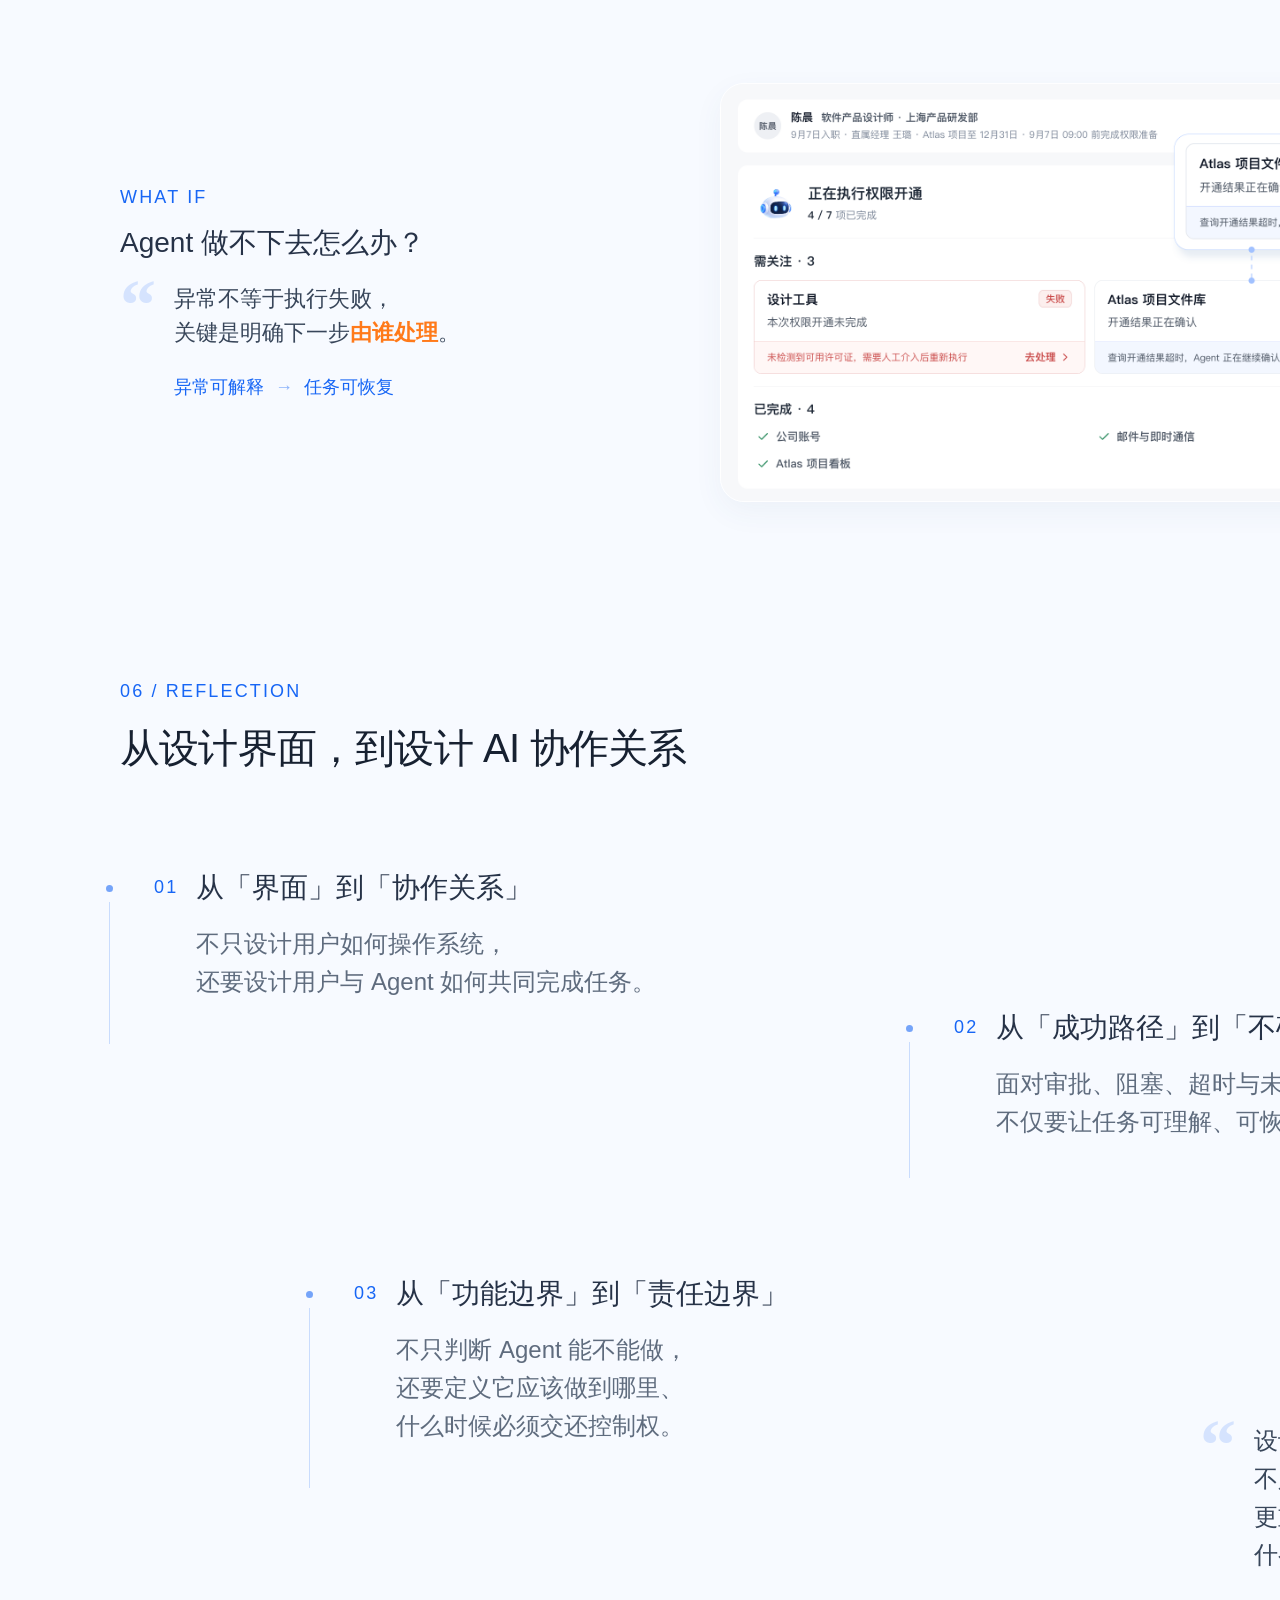
<file: ai-agent/index.html>
<!doctype html>
<html lang="zh-CN">
  <head>
    <meta charset="UTF-8">
    <meta name="viewport" content="width=device-width, initial-scale=1.0">
    <meta name="description" content="AI 工作流概念设计案例">
    <title>当AI Agent开始参与任务执行</title>
    <link rel="preload" as="image" href="assets/cover-p01.png" fetchpriority="high">
    <link rel="stylesheet" href="styles.css">
  </head>
  <body>
    <main class="case-page">
      <section class="page-unit hero" aria-labelledby="case-title">
        <img class="hero__background" src="assets/01bg.png" alt="">

        <header class="hero__copy">
          <p class="hero__eyebrow">AI WORKFLOW · 概念案例</p>
          <div class="hero__content">
            <h1 id="case-title">当 AI Agent<br>开始参与任务执行</h1>
            <p class="hero__thesis">从「给出建议」到「参与执行」</p>
            <div class="case-summary">
              <p class="hero__meta"><span class="hero__meta-agent">Agent 工作流</span><span class="hero__meta-separator"> · </span><span class="hero__meta-collaboration">人机协作</span><span class="hero__meta-separator"> · </span><span class="hero__meta-boundary">执行边界</span></p>
              <p class="hero__description">探索 Agent 如何参与企业任务执行<br>以及人、Agent 与系统之间的协作与控制关系</p>
            </div>
          </div>
        </header>

        <div class="hero-visual" aria-label="方案生成、用户确认与 Agent 执行的产品流程界面">
          <figure class="process-screen process-screen--proposal">
            <div class="process-screen__viewport">
              <img src="assets/cover-p01.png" alt="开通方案审阅与核心权限方案界面" loading="eager" fetchpriority="high">
            </div>
          </figure>
        </div>

        <div class="prototype-cta">
          <a class="prototype-cta__hotspot" id="prototype" href="https://635549635-afk.github.io/atlas-permission-prototype/" target="_blank" rel="noopener noreferrer" aria-label="查看交互原型"></a>
          <img class="prototype-cta__image" src="assets/anniu.png" alt="" aria-hidden="true">
        </div>

      </section>

      <section class="context context-v3" aria-labelledby="context-title">
        <div class="page-unit context-v3__page context-v3__page--analysis">
          <header class="context__header">
            <p class="context__index">02 / CONTEXT &amp; PROBLEM</p>
            <h2 id="context-title">从设计任务到核心问题</h2>
          </header>

          <section class="context-v3__project" aria-labelledby="project-title">
            <h3 id="project-title">项目背景</h3>
            <p>围绕企业员工权限开通场景，设计一套从需求提出、方案生成，<br>到确认审批与跨系统执行的完整任务流程。</p>
          </section>

          <section class="context-v3__workflow-card" aria-labelledby="complexity-title">
            <h3 id="complexity-title">一个权限任务，背后是多重业务复杂度</h3>
            <div class="context-v3__workflow-notes" aria-label="业务复杂度">
              <p class="context-v3__workflow-note context-v3__workflow-note--evidence">岗位规则 / 项目身份 / 权限依赖</p>
              <p class="context-v3__workflow-note context-v3__workflow-note--approval">审批条件</p>
              <p class="context-v3__workflow-note context-v3__workflow-note--systems">多系统执行</p>
            </div>
            <ol class="context-v3__process">
              <li><span>提出需求</span></li>
              <li><span>Agent 核对</span></li>
              <li><span>生成方案</span></li>
              <li class="context-v3__process-human"><span>经理确认</span><small>关键决策点</small></li>
              <li><span>必要审批</span></li>
              <li><span>跨系统执行</span></li>
              <li><span>查看结果</span></li>
            </ol>
          </section>
        </div>

        <div class="page-unit context-v3__page context-v3__page--reframe">
          <span class="editorial-section-number context-v3__section-number" aria-hidden="true">02</span>
          <section class="context-v3__insight-block">
            <p>真正复杂的不是「申请」，<br>而是<span>「判断与执行」</span>。</p>
          </section>

          <section class="context-v3__question" aria-labelledby="design-question-title">
            <h3 id="design-question-title">我重新定义的问题</h3>
            <p>当 AI 从「提供建议」进一步进入「任务执行」，<br>真正需要设计的，不只是 AI 能不能执行，<br>而是它应该执行到哪里。</p>
          </section>

          <footer class="context-v3__principles">
            <p class="context-v3__principles-label">设计目标</p>
            <div class="context-v3__principles-list">
              <div><strong>过程可理解</strong><span>信息透明，过程清晰</span></div>
              <i>/</i>
              <div><strong>决策可控制</strong><span>明确决策节点与控制边界</span></div>
              <i>/</i>
              <div><strong>结果可追踪</strong><span>执行可追踪，结果可验证</span></div>
            </div>
          </footer>
        </div>
      </section>

      <section class="page-unit process-page" aria-labelledby="process-title">
        <span class="editorial-section-number process-page__section-number" aria-hidden="true">03</span>
        <header class="process-page__header">
          <p>03 / PROCESS</p>
          <h2 id="process-title">AI 如何参与设计，也如何进入业务</h2>
        </header>

        <section class="collaboration collaboration--design" aria-labelledby="design-collaboration-title">
          <h3 id="design-collaboration-title">AI 如何参与设计过程</h3>
          <div class="collaboration__body">
            <div class="role-lockup">
              <div class="role-capsule"><strong>AI</strong><small>参与分析与推演</small></div>
            </div>
            <ol class="collaboration-flow" aria-label="AI 与我的设计协作流程">
              <li class="collaboration-flow__human"><i aria-hidden="true"></i><strong>定义问题</strong><small>我</small></li>
              <li class="collaboration-flow__ai"><i aria-hidden="true"></i><strong>流程推演</strong><small>AI</small></li>
              <li class="collaboration-flow__ai"><i aria-hidden="true"></i><strong>异常补全</strong><small>AI</small></li>
              <li class="collaboration-flow__human"><i aria-hidden="true"></i><strong>设计取舍</strong><small>我</small></li>
              <li class="collaboration-flow__human"><i aria-hidden="true"></i><strong>最终收敛</strong><small>我</small></li>
            </ol>
            <p class="collaboration__conclusion">AI 扩大<span>分析与推演范围</span>，<br>我负责<span>判断与收敛</span>。</p>
          </div>
        </section>

        <div class="collaboration-bridge" aria-label="同一种协作原则">
          <i></i>
          <p><span>同一种</span><strong>协作原则</strong></p>
        </div>

        <section class="collaboration collaboration--product" aria-labelledby="product-collaboration-title">
          <h3 id="product-collaboration-title">Agent 如何参与任务执行</h3>
          <div class="collaboration__body">
            <div class="role-lockup">
              <div class="role-capsule"><strong>Agent</strong><small>承接执行复杂度</small></div>
            </div>
            <ol class="collaboration-flow" aria-label="Agent 与用户的产品协作流程">
              <li class="collaboration-flow__human"><i aria-hidden="true"></i><strong>提出目标</strong><small>用户</small></li>
              <li class="collaboration-flow__ai"><i aria-hidden="true"></i><strong>方案生成</strong><small>Agent</small></li>
              <li class="collaboration-flow__human"><i aria-hidden="true"></i><strong>判断方案</strong><small>用户</small></li>
              <li class="collaboration-flow__ai"><i aria-hidden="true"></i><strong>跨系统执行</strong><small>Agent</small></li>
              <li class="collaboration-flow__human"><i aria-hidden="true"></i><strong>异常介入</strong><small>用户</small></li>
            </ol>
            <p class="collaboration__conclusion">Agent 越深入<span>任务执行</span>，<br>越需要重新思考<span>控制权的位置</span>。</p>
          </div>
        </section>
      </section>

      <section class="page-unit workflow-page" aria-labelledby="workflow-title">
        <span class="editorial-section-number workflow-page__section-number" aria-hidden="true">04</span>

        <header class="workflow-page__header">
          <p>04 / WORKFLOW</p>
          <h2 id="workflow-title">构建可执行的人机协作工作流</h2>
        </header>

        <section class="control-handoff" aria-label="用户与 Agent 动态交接控制权的工作流">
          <div class="control-handoff__lane control-handoff__lane--user">
            <strong>User</strong>
            <span>关键决策与责任</span>
          </div>
          <div class="control-handoff__lane control-handoff__lane--agent">
            <strong>Agent</strong>
            <span>承接执行复杂度</span>
          </div>

          <div class="control-handoff__grid" aria-hidden="true">
            <i></i><i></i><i></i><i></i><i></i>
          </div>

          <ol class="control-handoff__stages">
            <li>
              <header><span>01</span><strong>理解需求</strong></header>
              <p class="control-handoff__action control-handoff__action--user">提出目标</p>
              <p class="control-handoff__action control-handoff__action--agent"><span>读取上下文</span><span>核对规则</span></p>
            </li>
            <li>
              <header><span>02</span><strong>生成方案</strong></header>
              <p class="control-handoff__action control-handoff__action--user">判断 / 调整</p>
              <p class="control-handoff__action control-handoff__action--agent"><span>生成建议</span><span>说明依据</span></p>
            </li>
            <li>
              <header><span>03</span><strong>确认边界</strong></header>
              <p class="control-handoff__action control-handoff__action--user">确认执行</p>
              <p class="control-handoff__action control-handoff__action--agent"><span>判断可执行</span><span>识别审批</span></p>
            </li>
            <li>
              <header><span>04</span><strong>执行任务</strong></header>
              <p class="control-handoff__action control-handoff__action--user">—</p>
              <p class="control-handoff__action control-handoff__action--agent"><span>跨系统执行</span><span>追踪状态</span></p>
            </li>
            <li>
              <header><span>05</span><strong>异常反馈</strong></header>
              <p class="control-handoff__action control-handoff__action--user">必要介入</p>
              <p class="control-handoff__action control-handoff__action--agent"><span>解释原因</span><span>给出下一步</span></p>
            </li>
          </ol>

          <svg class="control-handoff__ribbon" viewBox="0 0 1680 340" role="img" aria-label="控制权在用户与 Agent 之间动态交接">
            <defs>
              <linearGradient id="control-handoff-fade" x1="0" y1="0" x2="1" y2="0">
                <stop offset="0%" stop-color="#1766f5" stop-opacity="0"/>
                <stop offset="8%" stop-color="#1766f5" stop-opacity="0.83"/>
                <stop offset="92%" stop-color="#1766f5" stop-opacity="0.83"/>
                <stop offset="100%" stop-color="#1766f5" stop-opacity="0"/>
              </linearGradient>
            </defs>
            <path d="M300 121 L342 121 C385 121 455 209 498 209 L622 209 C665 209 735 121 778 121 L902 121 C945 121 1015 209 1058 209 L1462 209 C1505 209 1575 121 1618 121 L1660 121" fill="none" stroke="url(#control-handoff-fade)" stroke-width="4" stroke-linecap="round" stroke-linejoin="round"/>
            <circle cx="700" cy="165" r="2.5" fill="#f7faff" stroke="#1766f5" stroke-width="1"/>
            <circle cx="980" cy="165" r="2.5" fill="#f7faff" stroke="#1766f5" stroke-width="1"/>
            <circle cx="1058" cy="209" r="2.5" fill="#f7faff" stroke="#1766f5" stroke-width="1"/>
            <circle cx="1540" cy="165" r="2.5" fill="#f7faff" stroke="#1766f5" stroke-width="1"/>
          </svg>

          <p class="control-handoff__annotation control-handoff__annotation--judgement">方案判断</p>
          <p class="control-handoff__annotation control-handoff__annotation--authorization">执行授权</p>
          <p class="control-handoff__annotation control-handoff__annotation--approval">必要审批</p>
          <p class="control-handoff__annotation control-handoff__annotation--exception">异常介入</p>
        </section>

        <p class="workflow-page__statement">Agent 承接执行复杂度，<br>控制权在「<span>自主执行</span>」与「<span>人工决策</span>」之间<span>动态交接</span>。</p>
      </section>

      <section class="page-unit key-moments-page" aria-labelledby="key-moments-title">
        <span class="editorial-section-number key-moments-page__section-number" aria-hidden="true">05</span>
        <header class="key-moments-page__header">
          <p>05 / KEY MOMENTS</p>
          <h2 id="key-moments-title">Agent 执行中的三个关键时刻</h2>
        </header>

        <section class="key-moments" aria-label="Agent 执行中的关键设计证据">
          <article class="key-moment key-moment--why">
            <div class="key-moment__copy">
              <p class="key-moment__label">WHY</p>
              <h3>为什么相信 Agent 的判断？</h3>
              <p class="key-moment__design-principle">不只给出建议，<br>也让用户看见<span>建议背后的依据</span>。</p>
              <p class="key-moment__principle">推荐有依据 <span>→</span> 限制条件可见</p>
            </div>
            <figure class="evidence-stage">
              <img class="evidence-stage__full" src="assets/p05-why.png" alt="完整权限方案与展开的方案依据">
            </figure>
          </article>

          <article class="key-moment key-moment--when">
            <figure class="evidence-stage">
              <img class="evidence-stage__full" src="assets/p05-when.png" alt="完整权限执行条件判断界面">
            </figure>
            <div class="key-moment__copy">
              <p class="key-moment__label">WHEN</p>
              <h3>什么时候交还控制权？</h3>
              <p class="key-moment__design-principle">Agent 可以判断「<span class="key-moment__accent--agent">能不能做</span>」，<br>但不替用户决定「<span class="key-moment__accent--human">要不要做</span>」。</p>
              <p class="key-moment__principle"><strong class="key-moment__accent--agent">执行有边界</strong> <span>→</span> <strong class="key-moment__accent--human">关键节点需确认</strong></p>
            </div>
          </article>

          <article class="key-moment key-moment--what-if">
            <div class="key-moment__copy">
              <p class="key-moment__label">WHAT IF</p>
              <h3>Agent 做不下去怎么办？</h3>
              <p class="key-moment__design-principle">异常不等于执行失败，<br>关键是明确下一步<span class="key-moment__accent--human">由谁处理</span>。</p>
              <p class="key-moment__principle">异常可解释 <span>→</span> 任务可恢复</p>
            </div>
            <figure class="evidence-stage">
              <img class="evidence-stage__full" src="assets/p05-what-if.png" alt="完整跨系统执行进度与异常状态界面">
            </figure>
          </article>
        </section>
      </section>

      <section class="page-unit print-key-moments-page print-key-moments-page--why" aria-labelledby="print-key-moments-why-title" hidden>
        <span class="editorial-section-number print-key-moments-page__section-number" aria-hidden="true">05</span>
        <header class="print-key-moments-page__header">
          <p>05 / KEY MOMENTS</p>
          <h2 id="print-key-moments-why-title">Agent 执行中的三个关键时刻</h2>
        </header>

        <article class="key-moment key-moment--why print-key-moment print-key-moment--why">
          <div class="key-moment__copy">
            <p class="key-moment__label">WHY</p>
            <h3>为什么相信 Agent 的判断？</h3>
            <p class="key-moment__design-principle">不只给出建议，<br>也让用户看见<span>建议背后的依据</span>。</p>
            <p class="key-moment__principle">推荐有依据 <span>→</span> 限制条件可见</p>
          </div>
          <figure class="evidence-stage">
            <img class="evidence-stage__full" src="assets/p05-why.png" alt="完整权限方案与展开的方案依据">
          </figure>
        </article>
      </section>

      <section class="page-unit print-key-moments-page print-key-moments-page--when-what-if" aria-labelledby="print-key-moments-when-title" hidden>
        <header class="print-key-moments-page__header">
          <p>05 / KEY MOMENTS</p>
          <h2 id="print-key-moments-when-title">Agent 执行中的三个关键时刻</h2>
        </header>

        <div class="print-key-moments-page__stack">
          <article class="key-moment key-moment--when print-key-moment print-key-moment--when">
            <figure class="evidence-stage">
              <img class="evidence-stage__full" src="assets/p05-when.png" alt="完整权限执行条件判断界面">
            </figure>
            <div class="key-moment__copy">
              <p class="key-moment__label">WHEN</p>
              <h3>什么时候交还控制权？</h3>
              <p class="key-moment__design-principle">Agent 可以判断「<span class="key-moment__accent--agent">能不能做</span>」，<br>但不替用户决定「<span class="key-moment__accent--human">要不要做</span>」。</p>
              <p class="key-moment__principle"><strong class="key-moment__accent--agent">执行有边界</strong> <span>→</span> <strong class="key-moment__accent--human">关键节点需确认</strong></p>
            </div>
          </article>

          <article class="key-moment key-moment--what-if print-key-moment print-key-moment--what-if">
            <div class="key-moment__copy">
              <p class="key-moment__label">WHAT IF</p>
              <h3>Agent 做不下去怎么办？</h3>
              <p class="key-moment__design-principle">异常不等于执行失败，<br>关键是明确下一步<span class="key-moment__accent--human">由谁处理</span>。</p>
              <p class="key-moment__principle">异常可解释 <span>→</span> 任务可恢复</p>
            </div>
            <figure class="evidence-stage">
              <img class="evidence-stage__full" src="assets/p05-what-if.png" alt="完整跨系统执行进度与异常状态界面">
            </figure>
          </article>
        </div>
      </section>

      <section class="page-unit reflection-page" aria-labelledby="reflection-title">
        <span class="editorial-section-number reflection-page__section-number" aria-hidden="true">06</span>

        <header class="reflection-page__header">
          <p>06 / REFLECTION</p>
          <h2 id="reflection-title">从设计界面，到设计 AI 协作关系</h2>
        </header>

        <div class="reflection-page__sequence">
          <article class="reflection-item reflection-item--interface">
            <p class="reflection-item__index">01</p>
            <h3>从「界面」到「协作关系」</h3>
            <p>不只设计用户如何操作系统，<br>还要设计用户与 Agent 如何共同完成任务。</p>
          </article>

          <article class="reflection-item reflection-item--uncertainty">
            <p class="reflection-item__index">02</p>
            <h3>从「成功路径」到「不确定性」</h3>
            <p>面对审批、阻塞、超时与未知状态，<br>不仅要让任务可理解、可恢复，也要让人能够重新介入。</p>
          </article>

          <article class="reflection-item reflection-item--responsibility">
            <p class="reflection-item__index">03</p>
            <h3>从「功能边界」到「责任边界」</h3>
            <p>不只判断 Agent 能不能做，<br>还要定义它应该做到哪里、<br>什么时候必须交还控制权。</p>
          </article>
        </div>

        <p class="reflection-page__statement">设计 Agent，<br>不只是设计它能做什么，<br>更重要的是设计什么时候由它做，<br>什么时候<span>交还给人</span>。</p>
      </section>
    </main>
  </body>
</html>
</file>
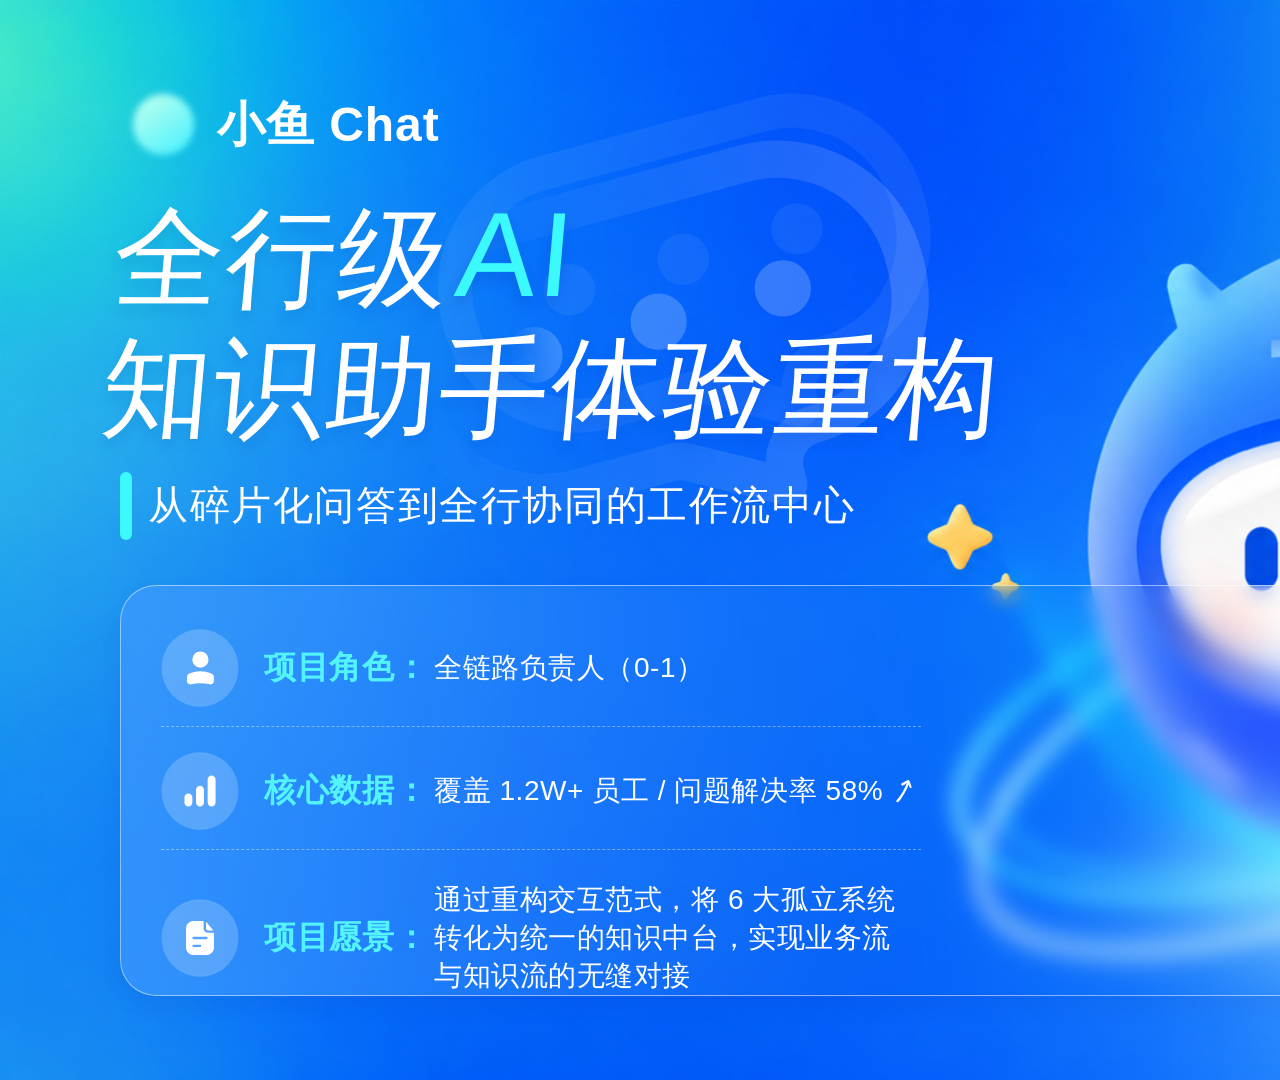
<file: xychat/index.html>
<!doctype html>
<html lang="zh-CN">
  <head>
    <meta charset="UTF-8">
    <meta name="viewport" content="width=device-width, initial-scale=1.0">
    <meta name="description" content="小鱼 Chat 全行级 AI 知识助手体验重构项目">
    <title>小鱼 Chat｜项目详情</title>
    <link rel="stylesheet" href="styles.css">
  </head>
  <body>
    <main class="xychat-frame" aria-labelledby="xychat-title">
      <img class="xychat-frame__background" src="../图片准备/xychat-figma-background.png" alt="">
      <img class="xychat-frame__decoration xychat-frame__decoration--one" src="../图片准备/xychat-decoration-1.svg" alt="">
      <img class="xychat-frame__decoration xychat-frame__decoration--two" src="../图片准备/xychat-decoration-2.svg" alt="">

      <div class="xychat-brand">
        <span class="xychat-brand__avatar" aria-hidden="true">
          <img class="xychat-brand__ring" src="../图片准备/xychat-avatar-ring.svg" alt="">
          <img class="xychat-brand__fish" src="../图片准备/xychat-avatar.png" alt="">
        </span>
        <span>小鱼 Chat</span>
      </div>

      <h1 class="xychat-title" id="xychat-title">
        <span class="xychat-title__line">
          <span>全行级</span><strong>AI</strong>
        </span>
        <span class="xychat-title__line">知识助手体验重构</span>
      </h1>

      <div class="xychat-subtitle">从碎片化问答到全行协同的工作流中心</div>

      <section class="xychat-card" aria-label="项目概览">
        <div class="xychat-card__row xychat-card__row--role">
          <img src="../图片准备/xychat-role.svg" alt="">
          <strong>项目角色：</strong>
          <span>全链路负责人（0-1）</span>
        </div>
        <div class="xychat-card__row xychat-card__row--data">
          <img src="../图片准备/xychat-data.svg" alt="">
          <strong>核心数据：</strong>
          <span>覆盖 1.2W+ 员工 / 问题解决率 58%</span>
          <img class="xychat-card__trend" src="../图片准备/xychat-trend.svg" alt="">
        </div>
        <div class="xychat-card__row xychat-card__row--vision">
          <img src="../图片准备/xychat-vision.svg" alt="">
          <strong>项目愿景：</strong>
          <span>通过重构交互范式，将 6 大孤立系统转化为统一的知识中台，实现业务流与知识流的无缝对接</span>
        </div>
      </section>
    </main>
  </body>
</html>
</file>
<file: styles.css>
:root {
  --color-background: #f7f8fa;
  --color-surface: #ffffff;
  --color-text: #171a20;
  --color-muted: #68707d;
  --color-text-secondary: #4f5865;
  --color-visual-placeholder: #eceff3;
  --color-accent: #1769e0;
  --color-stage-background: #0d1219;
  --color-stage-text: #f3f6fa;
  --color-stage-muted: #adb8c7;
  --color-stage-accent: #5ca6f2;
  --color-contact: #596b82;
  --font-weight-regular: 400;
  --font-weight-semibold: 600;
  --radius-project-visual: 8px;
  --page-width: 1560px;
  --page-gutter: clamp(24px, 5vw, 96px);
  --featured-wide-columns: 3;
  --featured-wide-column-gap: 30px;
  --featured-wide-entry-gap: 16px;
  --featured-wide-header-height: 148px;
}

@property --glass-blue-x {
  syntax: "<percentage>";
  inherits: false;
  initial-value: 22%;
}

@property --glass-blue-y {
  syntax: "<percentage>";
  inherits: false;
  initial-value: 106%;
}

@property --glass-blue-rx {
  syntax: "<percentage>";
  inherits: false;
  initial-value: 75%;
}

@property --glass-blue-ry {
  syntax: "<percentage>";
  inherits: false;
  initial-value: 90%;
}

@property --glass-azure-x {
  syntax: "<percentage>";
  inherits: false;
  initial-value: 48%;
}

@property --glass-azure-y {
  syntax: "<percentage>";
  inherits: false;
  initial-value: 103%;
}

@property --glass-azure-rx {
  syntax: "<percentage>";
  inherits: false;
  initial-value: 70%;
}

@property --glass-azure-ry {
  syntax: "<percentage>";
  inherits: false;
  initial-value: 80%;
}

@property --glass-cyan-x {
  syntax: "<percentage>";
  inherits: false;
  initial-value: 78%;
}

@property --glass-cyan-y {
  syntax: "<percentage>";
  inherits: false;
  initial-value: 92%;
}

@property --glass-cyan-rx {
  syntax: "<percentage>";
  inherits: false;
  initial-value: 65%;
}

@property --glass-cyan-ry {
  syntax: "<percentage>";
  inherits: false;
  initial-value: 75%;
}

* {
  box-sizing: border-box;
}

html {
  color-scheme: light;
  background: var(--color-background);
}

body {
  margin: 0;
  color: var(--color-text);
  background: var(--color-background);
  font-family: -apple-system, "SF Pro Text", "PingFang SC", "Noto Sans SC", sans-serif;
  text-rendering: optimizeLegibility;
}

.page-container {
  width: min(100%, calc(var(--page-width) + var(--page-gutter) * 2));
  margin-inline: auto;
  padding-inline: var(--page-gutter);
}

.hero {
  position: relative;
  isolation: isolate;
  display: flex;
  min-height: clamp(640px, 68svh, 760px);
  overflow: hidden;
  background: var(--color-surface);
}

.hero::before,
.hero::after {
  position: absolute;
  z-index: 0;
  pointer-events: none;
  content: "";
}

.hero::before {
  z-index: -2;
  inset: 0;
  animation: hero-glow-enter 1400ms cubic-bezier(0.16, 1, 0.3, 1) both;
  background: radial-gradient(
    ellipse 84% 90% at 80% 39%,
    rgba(178, 203, 237, 0.56) 0%,
    rgba(207, 224, 245, 0.34) 46%,
    rgba(255, 255, 255, 0) 85%
  );
}

.hero__system-motion {
  display: none;
  position: absolute;
  z-index: 0;
  top: 7%;
  right: 0;
  width: min(52vw, 980px);
  height: 76%;
  overflow: visible;
  pointer-events: none;
}

.hero__glass-field {
  --glass-azure-rx: 70%;
  --glass-azure-ry: 80%;
  --glass-azure-x: 48%;
  --glass-azure-y: 103%;
  --glass-blue-rx: 75%;
  --glass-blue-ry: 90%;
  --glass-blue-x: 22%;
  --glass-blue-y: 106%;
  --glass-cyan-rx: 65%;
  --glass-cyan-ry: 75%;
  --glass-cyan-x: 78%;
  --glass-cyan-y: 92%;
  position: absolute;
  z-index: 0;
  top: auto;
  right: -3vw;
  bottom: -4px;
  display: grid;
  grid-template-columns: repeat(15, 64px);
  grid-auto-rows: 64px;
  gap: 6px;
  width: max-content;
  height: max-content;
  padding: 4px;
  opacity: 0.98;
  pointer-events: none;
  background:
    radial-gradient(ellipse 92% 96% at 15% 5%, rgba(255, 255, 255, 0.7) 0%, rgba(246, 251, 255, 0.42) 38%, rgba(225, 241, 252, 0.16) 68%, transparent 100%),
    radial-gradient(ellipse var(--glass-blue-rx) var(--glass-blue-ry) at var(--glass-blue-x) var(--glass-blue-y), rgba(37, 132, 247, 0.99) 0%, rgba(55, 154, 245, 0.82) 36%, rgba(94, 181, 241, 0.43) 66%, rgba(165, 213, 246, 0.11) 86%, transparent 100%),
    radial-gradient(ellipse var(--glass-azure-rx) var(--glass-azure-ry) at var(--glass-azure-x) var(--glass-azure-y), rgba(42, 154, 241, 0.72) 0%, rgba(57, 174, 238, 0.54) 38%, rgba(99, 195, 233, 0.26) 68%, transparent 100%),
    radial-gradient(ellipse var(--glass-cyan-rx) var(--glass-cyan-ry) at var(--glass-cyan-x) var(--glass-cyan-y), rgba(42, 183, 226, 0.56) 0%, rgba(62, 198, 221, 0.39) 40%, rgba(105, 212, 213, 0.18) 70%, rgba(158, 222, 203, 0.05) 86%, transparent 100%),
    radial-gradient(ellipse 72% 94% at 108% 62%, rgba(190, 232, 243, 0.18) 0%, rgba(221, 243, 248, 0.1) 58%, transparent 100%);
  background-repeat: no-repeat;
  -webkit-mask-image:
    linear-gradient(90deg, transparent 0%, rgba(0, 0, 0, 0.35) 11%, #000 28%, #000 100%),
    linear-gradient(180deg, transparent 0%, rgba(0, 0, 0, 0.12) 7%, rgba(0, 0, 0, 0.68) 15%, #000 24%, #000 100%);
  mask-image:
    linear-gradient(90deg, transparent 0%, rgba(0, 0, 0, 0.35) 11%, #000 28%, #000 100%),
    linear-gradient(180deg, transparent 0%, rgba(0, 0, 0, 0.12) 7%, rgba(0, 0, 0, 0.68) 15%, #000 24%, #000 100%);
  -webkit-mask-composite: source-in;
  mask-composite: intersect;
  transform: none;
  animation:
    glass-blue-flow 6.8s ease-in-out infinite,
    glass-azure-flow 8.2s ease-in-out -2.7s infinite,
    glass-cyan-flow 9.8s ease-in-out -4.8s infinite;
}

.hero__glass-tile {
  position: relative;
  overflow: hidden;
  border: 1px solid rgba(255, 255, 255, 0.55);
  border-radius: 17px;
  background: rgba(246, 251, 255, 0.34);
  box-shadow: inset 1px 1px 0 rgba(255, 255, 255, 0.62);
  -webkit-backdrop-filter: blur(7px) saturate(110%);
  backdrop-filter: blur(7px) saturate(110%);
}

.hero__glass-tile::after {
  position: absolute;
  inset: 0;
  content: "";
  opacity: 0.45;
  background: linear-gradient(145deg, rgba(255, 255, 255, 0.42), transparent 48%, rgba(150, 211, 231, 0.08));
}

.hero__refractive-field {
  opacity: 0.94;
}

.hero__refractive-band,
.hero__refractive-diffusion,
.hero__refractive-highlight,
.hero__refractive-grid-lines {
  fill: none;
  pointer-events: none;
}

.hero__refractive-diffusion {
  opacity: 0.92;
  filter: url("#refractive-diffusion-blur");
  fill: url("#refractive-ribbon-diffusion");
}

.hero__refractive-band {
  opacity: 0.94;
  filter: url("#refractive-band-blur");
  fill: url("#refractive-band-gradient");
}

.hero__refractive-highlight {
  opacity: 0.9;
  filter: url("#refractive-highlight-blur");
  fill: url("#refractive-core-gradient");
}

.hero__refractive-grid {
  opacity: 0.46;
  transform: translate3d(5px, -3px, 0) scale(1.01);
  transform-box: fill-box;
  transform-origin: center;
}

.hero__refractive-grid-lines {
  stroke-linecap: round;
  stroke-linejoin: round;
}

.hero__refractive-grid-lines--horizontal {
  stroke: rgba(82, 145, 188, 0.15);
  stroke-width: 0.8;
}

.hero__refractive-grid-lines--vertical {
  stroke: rgba(91, 151, 190, 0.12);
  stroke-width: 0.7;
}

.hero__pointer-halo {
  --halo-x: 0px;
  --halo-y: 0px;
  --halo-opacity: 0;
  --halo-rotation: 0deg;
  position: absolute;
  z-index: 0;
  inset: 0;
  pointer-events: none;
}

.hero__pointer-halo::before {
  position: absolute;
  top: 0;
  left: 0;
  width: clamp(120px, 8vw, 160px);
  aspect-ratio: 1.04;
  content: "";
  opacity: var(--halo-opacity);
  background:
    radial-gradient(circle at 46% 38%, rgba(38, 137, 255, 0.44) 0%, rgba(42, 172, 244, 0.25) 32%, rgba(65, 201, 218, 0.12) 54%, transparent 72%),
    linear-gradient(145deg, rgba(40, 132, 255, 0.3) 10%, rgba(55, 193, 225, 0.18) 56%, rgba(92, 219, 171, 0.08) 88%);
  clip-path: polygon(50% 0%, 100% 80%, 12% 100%);
  filter: blur(24px);
  transform: translate3d(var(--halo-x), var(--halo-y), 0) translate(-50%, -50%) rotate(calc(25deg + var(--halo-rotation)));
}

.hero::after {
  z-index: -1;
  top: 6%;
  right: -6%;
  width: min(45vw, 864px);
  height: 76%;
  animation: hero-system-enter 1400ms cubic-bezier(0.16, 1, 0.3, 1) 380ms both;
  opacity: 0.28;
  background-image:
    radial-gradient(circle at 38% 23%, rgba(91, 123, 168, 0.28) 0 2px, transparent 3px),
    radial-gradient(circle at 58% 38%, rgba(91, 123, 168, 0.23) 0 1.5px, transparent 2.5px),
    radial-gradient(circle at 76% 18%, rgba(91, 123, 168, 0.26) 0 2px, transparent 3px),
    radial-gradient(circle at 84% 56%, rgba(91, 123, 168, 0.23) 0 1.5px, transparent 2.5px),
    radial-gradient(circle at 52% 70%, rgba(91, 123, 168, 0.21) 0 1.5px, transparent 2.5px),
    radial-gradient(circle at 93% 34%, rgba(91, 123, 168, 0.26) 0 2px, transparent 3px),
    linear-gradient(rgba(111, 137, 173, 0.09) 1px, transparent 1px),
    linear-gradient(90deg, rgba(111, 137, 173, 0.09) 1px, transparent 1px);
  background-repeat: no-repeat, no-repeat, no-repeat, no-repeat, no-repeat, no-repeat, repeat, repeat;
  background-size: 100% 100%, 100% 100%, 100% 100%, 100% 100%, 100% 100%, 100% 100%, 64px 64px, 64px 64px;
  -webkit-mask-image: radial-gradient(ellipse at 72% 42%, #000 0%, rgba(0, 0, 0, 0.92) 60%, transparent 93%);
  mask-image: radial-gradient(ellipse at 72% 42%, #000 0%, rgba(0, 0, 0, 0.92) 60%, transparent 93%);
}

.hero__layout {
  position: relative;
  z-index: 1;
  display: grid;
  grid-template-columns: minmax(0, 1fr);
  align-content: center;
  align-items: center;
  padding-block: clamp(96px, 13vh, 144px);
}

.hero__intro {
  display: grid;
  align-content: center;
}

.hero__name,
.hero__title,
.hero__description,
.section-shell h2 {
  margin: 0;
}

.hero__name {
  animation: hero-meta-enter 650ms cubic-bezier(0.16, 1, 0.3, 1) 760ms both;
  margin-top: clamp(20px, 2.5vh, 28px);
  color: var(--color-muted);
  font-size: clamp(16px, 1.05vw, 20px);
  font-weight: 500;
  letter-spacing: 0.08em;
}

.hero__title {
  display: flex;
  flex-direction: column;
  align-items: flex-start;
  animation: hero-title-enter 800ms cubic-bezier(0.16, 1, 0.3, 1) 120ms both;
  column-gap: 0.24em;
  margin-bottom: clamp(18px, 2.1vh, 24px);
  max-width: min(46vw, 14em);
  font-size: clamp(52px, 4.4vw, 84px);
  font-weight: 760;
  letter-spacing: 0.035em;
  line-height: 1.18;
  text-wrap: balance;
}

.hero__title-group {
  white-space: nowrap;
}

.hero__description {
  max-width: 32em;
  animation: hero-description-enter 760ms cubic-bezier(0.16, 1, 0.3, 1) 380ms both;
  color: var(--color-text-secondary);
  font-size: clamp(24px, 1.65vw, 31px);
  font-weight: 450;
  line-height: 1.6;
  text-wrap: pretty;
}

.hero__experience {
  color: var(--color-text);
  font-weight: var(--font-weight-semibold);
}

@keyframes glass-blue-flow {
  0%,
  100% {
    --glass-blue-x: 22%;
    --glass-blue-y: 106%;
    --glass-blue-rx: 75%;
    --glass-blue-ry: 90%;
  }

  18% {
    --glass-blue-x: 15%;
    --glass-blue-y: 68%;
    --glass-blue-rx: 86%;
    --glass-blue-ry: 102%;
  }

  37% {
    --glass-blue-x: 55%;
    --glass-blue-y: 38%;
    --glass-blue-rx: 45%;
    --glass-blue-ry: 55%;
  }

  56% {
    --glass-blue-x: 68%;
    --glass-blue-y: 76%;
    --glass-blue-rx: 84%;
    --glass-blue-ry: 100%;
  }

  74% {
    --glass-blue-x: 28%;
    --glass-blue-y: 20%;
    --glass-blue-rx: 46%;
    --glass-blue-ry: 53%;
  }
}

@keyframes glass-azure-flow {
  0%,
  100% {
    --glass-azure-x: 48%;
    --glass-azure-y: 103%;
    --glass-azure-rx: 70%;
    --glass-azure-ry: 80%;
  }

  21% {
    --glass-azure-x: 82%;
    --glass-azure-y: 54%;
    --glass-azure-rx: 80%;
    --glass-azure-ry: 92%;
  }

  39% {
    --glass-azure-x: 38%;
    --glass-azure-y: 18%;
    --glass-azure-rx: 42%;
    --glass-azure-ry: 48%;
  }

  60% {
    --glass-azure-x: 18%;
    --glass-azure-y: 76%;
    --glass-azure-rx: 78%;
    --glass-azure-ry: 90%;
  }

  79% {
    --glass-azure-x: 76%;
    --glass-azure-y: 98%;
    --glass-azure-rx: 43%;
    --glass-azure-ry: 49%;
  }
}

@keyframes glass-cyan-flow {
  0%,
  100% {
    --glass-cyan-x: 78%;
    --glass-cyan-y: 92%;
    --glass-cyan-rx: 65%;
    --glass-cyan-ry: 75%;
  }

  17% {
    --glass-cyan-x: 62%;
    --glass-cyan-y: 44%;
    --glass-cyan-rx: 75%;
    --glass-cyan-ry: 86%;
  }

  35% {
    --glass-cyan-x: 95%;
    --glass-cyan-y: 18%;
    --glass-cyan-rx: 39%;
    --glass-cyan-ry: 45%;
  }

  54% {
    --glass-cyan-x: 40%;
    --glass-cyan-y: 42%;
    --glass-cyan-rx: 74%;
    --glass-cyan-ry: 84%;
  }

  76% {
    --glass-cyan-x: 74%;
    --glass-cyan-y: 92%;
    --glass-cyan-rx: 40%;
    --glass-cyan-ry: 46%;
  }
}

@keyframes hero-title-enter {
  from {
    opacity: 0;
    transform: translateY(14px);
  }

  to {
    opacity: 1;
    transform: translateY(0);
  }
}

@keyframes hero-description-enter {
  from {
    opacity: 0;
    transform: translateY(10px);
  }

  to {
    opacity: 1;
    transform: translateY(0);
  }
}

@keyframes hero-meta-enter {
  from {
    opacity: 0;
    transform: translateY(8px);
  }

  to {
    opacity: 1;
    transform: translateY(0);
  }
}

@keyframes hero-glow-enter {
  from {
    opacity: 0.72;
  }

  to {
    opacity: 1;
  }
}

@keyframes hero-system-enter {
  from {
    opacity: 0;
  }

  to {
    opacity: 0.28;
  }
}

@media (min-width: 901px) and (max-width: 1200px) {
  .hero__refractive-field {
    opacity: 0.68;
  }

  .hero__glass-field {
    right: -5%;
    grid-template-columns: repeat(12, 54px);
    grid-auto-rows: 54px;
    width: max-content;
    opacity: 0.78;
  }

  .hero__glass-tile:nth-child(n + 121) {
    display: none;
  }
}

.section-shell {
  min-height: clamp(360px, 45vh, 520px);
  padding-block: clamp(80px, 10vw, 144px);
}

.section-shell h2 {
  font-size: clamp(32px, 2.6vw, 48px);
  font-weight: 700;
  letter-spacing: -0.025em;
  line-height: 1.2;
}

.featured-projects {
  position: relative;
  isolation: isolate;
  overflow: hidden;
  padding-bottom: clamp(88px, 6.25vw, 120px);
  color: var(--color-stage-text);
  background-color: #030814;
}

.featured-projects__background {
  position: absolute;
  z-index: 0;
  inset: 0;
  pointer-events: none;
  background-image: url("图片准备/task2-light-field-extended.webp");
  background-position: center calc(50% - 200px);
  background-repeat: no-repeat;
  background-size: cover;
  transform: scaleY(-1);
  transform-origin: center center;
}

.featured-projects::before,
.featured-projects::after {
  position: absolute;
  z-index: 1;
  inset: 0;
  pointer-events: none;
  content: "";
  opacity: 0.08;
  transform: scale(1.3);
  transition:
    opacity 520ms cubic-bezier(0.16, 1, 0.3, 1),
    transform 520ms cubic-bezier(0.16, 1, 0.3, 1);
}

.featured-projects::before {
  transform-origin: 27% 39%;
  background: radial-gradient(
    ellipse 44% 26% at 27% 39%,
    rgba(37, 139, 255, 0.8) 0%,
    rgba(30, 116, 235, 0.38) 31%,
    rgba(23, 84, 185, 0.13) 51%,
    transparent 72%
  );
}

.featured-projects::after {
  transform-origin: 73% 39%;
  background: radial-gradient(
    ellipse 44% 26% at 73% 39%,
    rgba(39, 151, 255, 0.8) 0%,
    rgba(45, 184, 242, 0.38) 31%,
    rgba(28, 110, 220, 0.13) 51%,
    transparent 72%
  );
}

.featured-projects > .page-container {
  position: relative;
  z-index: 2;
}

@media (hover: hover) and (pointer: fine) {
  .featured-projects:has(.project-entry:nth-child(1) .project-entry__visual:hover)::before {
    opacity: 0.68;
    transform: scale(1);
    transition-duration: 460ms;
  }

  .featured-projects:has(.project-entry:nth-child(2) .project-entry__visual:hover)::after {
    opacity: 0.68;
    transform: scale(1);
    transition-duration: 460ms;
  }

  .featured-projects:has(.project-entry:nth-child(3) .project-entry__visual:hover)::before {
    opacity: 0.68;
    transform: translateY(45%) scale(1);
    transition-duration: 460ms;
  }
}

.featured-projects__heading {
  display: flex;
  gap: 24px;
  align-items: flex-end;
  justify-content: space-between;
}

.featured-projects__heading p {
  margin: 0 0 6px;
  color: #8197b4;
  font-size: 13px;
  font-weight: var(--font-weight-semibold);
  letter-spacing: 0.16em;
  line-height: 1.4;
}

.featured-projects__grid {
  display: grid;
  grid-template-columns: repeat(2, minmax(0, 1fr));
  gap: clamp(32px, 3vw, 48px);
  margin-top: clamp(44px, 4vw, 56px);
}

.project-entry {
  display: grid;
  gap: 24px;
  color: inherit;
  text-decoration: none;
}

.project-entry__header {
  position: relative;
  display: grid;
  gap: 0;
  min-height: 129px;
  align-content: start;
}

.project-entry h3,
.project-entry p {
  margin: 0;
}

.project-entry h3 {
  color: var(--color-stage-text);
  font-size: clamp(28px, 1.95vw, 37px);
  font-weight: 650;
  letter-spacing: -0.02em;
  line-height: 1.3;
}

.project-entry .project-entry__description {
  color: var(--color-stage-muted);
  font-size: clamp(16px, 0.98vw, 18.5px);
  font-weight: var(--font-weight-regular);
  line-height: 1.7;
  opacity: 0.76;
}

.project-entry .project-entry__eyebrow,
.project-entry .project-entry__meta {
  color: var(--color-stage-accent);
  font-size: 13px;
  font-weight: var(--font-weight-semibold);
  letter-spacing: 0.09em;
  line-height: 1.5;
}

.project-entry .project-entry__eyebrow {
  margin-bottom: 14px;
  word-spacing: normal;
}

.project-entry__index {
  opacity: 0.92;
}

.project-entry__category {
  opacity: 0.68;
}

.project-entry .project-entry__meta {
  color: #7f8d9f;
  font-size: 12.5px;
  font-weight: var(--font-weight-regular);
  letter-spacing: 0.035em;
}

.project-entry__support {
  display: flex;
  flex-wrap: wrap;
  gap: 4px 14px;
  align-items: baseline;
  margin-top: 8px;
}

.project-entry--placeholder {
  margin-top: 64px;
}

.project-entry__ai-badge {
  position: absolute;
  z-index: 3;
  top: 0;
  right: 0;
  display: inline-flex;
  height: 29px;
  padding-inline: 12px;
  align-items: center;
  border-radius: 0 var(--radius-project-visual) 0 var(--radius-project-visual);
  color: #fff;
  font-size: 13px;
  font-weight: 500;
  line-height: 1;
  pointer-events: none;
  background: linear-gradient(105deg, #ff7a1a 0%, #ff5c35 100%);
  box-shadow: 0 3px 8px rgba(95, 30, 10, 0.12);
}

.project-entry__icon {
  position: relative;
  top: -1px;
  display: inline-flex;
  width: 16px;
  height: 16px;
  margin-left: 7px;
  color: var(--color-stage-accent);
  opacity: 0.76;
  vertical-align: middle;
  transition:
    opacity 200ms ease,
    transform 200ms ease;
}

.project-entry__icon svg {
  width: 100%;
  height: 100%;
  fill: none;
  stroke: currentColor;
  stroke-linecap: round;
  stroke-linejoin: round;
  stroke-width: 1.5;
}

@media (hover: hover) and (pointer: fine) {
  .project-entry h3:hover .project-entry__icon,
  .project-entry:has(.project-entry__visual:hover) .project-entry__icon {
    opacity: 1;
    transform: translate(2px, -2px);
  }
}

.project-entry__visual {
  --case-cursor-opacity: 0;
  --case-cursor-scale: 0.92;
  --case-cursor-x: 50%;
  --case-cursor-y: 50%;
  --cover-overlay-opacity: 0;
  --cover-scale: 1;
  position: relative;
  aspect-ratio: 3 / 2;
  overflow: hidden;
  border-radius: var(--radius-project-visual);
  background: var(--color-visual-placeholder);
}

.project-entry__visual::after {
  position: absolute;
  pointer-events: none;
  content: "";
}

.project-entry__cursor {
  position: absolute;
  z-index: 2;
  top: 0;
  left: 0;
  display: grid;
  min-width: 78px;
  height: 28px;
  padding-inline: 13px 11px;
  place-items: center;
  border-radius: 999px;
  color: #18212c;
  font-size: 10px;
  font-weight: var(--font-weight-semibold);
  letter-spacing: 0.1em;
  opacity: var(--case-cursor-opacity);
  pointer-events: none;
  background: rgba(247, 249, 252, 0.94);
  transform: translate3d(var(--case-cursor-x), var(--case-cursor-y), 0) translateY(-50%) scale(var(--case-cursor-scale));
  transform-origin: left center;
}

.project-entry__visual::after {
  z-index: 1;
  inset: 0;
  opacity: var(--cover-overlay-opacity);
  background: #07101a;
}

.project-entry__visual img,
.project-entry__placeholder {
  display: block;
  width: 100%;
  height: 100%;
  transform: scale(var(--cover-scale));
  transform-origin: center;
}

.project-entry__visual img {
  object-fit: contain;
}

.project-entry__placeholder {
  display: grid;
  place-items: center;
  color: #718096;
  font-size: clamp(13px, 0.8vw, 15px);
  font-weight: var(--font-weight-regular);
  letter-spacing: 0.08em;
  background: linear-gradient(145deg, #f9fbfe 0%, #eef5fc 54%, #e6f1fc 100%);
}

@media (hover: hover) and (pointer: fine) {
  .project-entry__cursor,
  .project-entry__visual::after,
  .project-entry__visual img,
  .project-entry__placeholder {
    will-change: transform, opacity;
  }
}

@media (hover: hover) and (pointer: fine) and (prefers-reduced-motion: no-preference) {
  .project-entry__visual {
    cursor: none;
  }

}

.capabilities__grid {
  counter-reset: capability;
  position: relative;
  display: grid;
  grid-template-columns: repeat(3, minmax(0, 1fr));
  gap: 0;
  margin-top: clamp(48px, 5vw, 72px);
}

.capabilities__grid::before {
  position: absolute;
  top: 0;
  right: 0;
  left: 0;
  height: 1px;
  content: "";
  background: rgba(108, 123, 143, 0.14);
  transform: scaleX(1);
  transform-origin: left center;
}

.capabilities {
  min-height: 0;
  padding-bottom: clamp(48px, 4vw, 72px);
}

.capability-item h3,
.capability-item p,
.contact__title,
.contact__description,
.contact__details {
  margin: 0;
}

.capability-item {
  --capability-keyword: "";
  counter-increment: capability;
  display: grid;
  grid-template-columns: 44px minmax(0, 1fr);
  gap: 10px 24px;
  align-content: start;
  padding: 36px clamp(24px, 2.5vw, 40px) 40px 0;
}

.capability-item:nth-child(1) {
  --capability-keyword: "COMPLEXITY";
  --capability-delay: 480ms;
  --capability-part-duration: 520ms;
}

.capability-item:nth-child(2) {
  --capability-keyword: "SYSTEM";
  --capability-delay: 740ms;
  --capability-part-duration: 520ms;
}

.capability-item:nth-child(3) {
  --capability-keyword: "DELIVERY";
  --capability-delay: 1040ms;
  --capability-part-duration: 540ms;
}

.capability-item:not(:first-child) {
  padding-left: clamp(24px, 2.5vw, 40px);
  border-left: 1px solid rgba(108, 123, 143, 0.12);
}

.capability-item::before {
  grid-column: 1;
  grid-row: 1 / 4;
  color: #8fa2b8;
  content: counter(capability, decimal-leading-zero);
  font-size: 21px;
  font-weight: var(--font-weight-semibold);
  letter-spacing: 0.04em;
  line-height: 1.4;
}

.capability-item::after {
  grid-column: 2;
  grid-row: 1;
  color: rgba(112, 132, 158, 0.28);
  content: var(--capability-keyword);
  font-size: clamp(30px, 2vw, 38px);
  font-weight: 450;
  letter-spacing: 0.03em;
  line-height: 1;
  white-space: nowrap;
}

.capability-item h3 {
  grid-column: 2;
  grid-row: 2;
  font-size: clamp(23px, 1.45vw, 28px);
  font-weight: var(--font-weight-semibold);
  letter-spacing: -0.015em;
  line-height: 1.4;
}

.capability-item p {
  grid-column: 2;
  grid-row: 3;
  color: var(--color-muted);
  font-size: clamp(17px, 1vw, 19px);
  font-weight: var(--font-weight-regular);
  line-height: 1.8;
  text-wrap: pretty;
}

.contact {
  min-height: 0;
  padding-top: clamp(96px, 8vw, 144px);
  padding-bottom: clamp(120px, 10vw, 160px);
}

.contact__content {
  display: grid;
  grid-template-columns: minmax(0, 1fr) auto;
  gap: 48px clamp(64px, 6vw, 112px);
  align-items: center;
  max-width: none;
}

.contact__title {
  max-width: none;
  color: var(--color-text);
  font-size: clamp(38px, 4vw, 68px);
  font-weight: 700;
  letter-spacing: -0.035em;
  line-height: 1.2;
  text-wrap: balance;
}

.contact__description {
  color: var(--color-muted);
  font-size: clamp(18px, 1.05vw, 20px);
  font-weight: var(--font-weight-regular);
  line-height: 1.8;
  text-wrap: pretty;
}

.contact__details {
  display: grid;
  gap: 8px;
  color: var(--color-contact);
  font-size: clamp(18px, 1.15vw, 22px);
  font-weight: var(--font-weight-semibold);
  line-height: 1.5;
}

.contact__details p {
  margin: 0;
}

.motion-ready .capabilities #capabilities-title,
.motion-ready .capability-item::before,
.motion-ready .capability-item::after,
.motion-ready .capability-item h3,
.motion-ready .capability-item p,
.motion-ready .contact .contact__title,
.motion-ready .contact .contact__details {
  opacity: 0;
}

.motion-ready .capabilities #capabilities-title,
.motion-ready .contact .contact__title {
  transform: translateY(10px);
}

.motion-ready .capability-item::before,
.motion-ready .capability-item::after,
.motion-ready .capability-item h3,
.motion-ready .capability-item p {
  transform: translateX(-10px);
}

.motion-ready .contact .contact__details {
  transform: translateX(14px);
}

.motion-ready .capabilities .capabilities__grid::before {
  transform: scaleX(0);
}

.motion-ready .capabilities.is-motion-visible #capabilities-title {
  opacity: 1;
  transform: translateY(0);
  transition:
    opacity 520ms cubic-bezier(0.16, 1, 0.3, 1),
    transform 520ms cubic-bezier(0.16, 1, 0.3, 1);
}

.motion-ready .capabilities.is-motion-visible .capabilities__grid::before {
  transform: scaleX(1);
  transition: transform 680ms cubic-bezier(0.16, 1, 0.3, 1) 160ms;
}

.motion-ready .capabilities.is-motion-visible .capability-item::before,
.motion-ready .capabilities.is-motion-visible .capability-item::after {
  opacity: 1;
  transform: translateX(0);
  transition:
    opacity var(--capability-part-duration) cubic-bezier(0.16, 1, 0.3, 1) var(--capability-delay),
    transform var(--capability-part-duration) cubic-bezier(0.16, 1, 0.3, 1) var(--capability-delay);
}

.motion-ready .capabilities.is-motion-visible .capability-item h3 {
  opacity: 1;
  transform: translateX(0);
  transition:
    opacity var(--capability-part-duration) cubic-bezier(0.16, 1, 0.3, 1) calc(var(--capability-delay) + 80ms),
    transform var(--capability-part-duration) cubic-bezier(0.16, 1, 0.3, 1) calc(var(--capability-delay) + 80ms);
}

.motion-ready .capabilities.is-motion-visible .capability-item p {
  opacity: 1;
  transform: translateX(0);
  transition:
    opacity var(--capability-part-duration) cubic-bezier(0.16, 1, 0.3, 1) calc(var(--capability-delay) + 160ms),
    transform var(--capability-part-duration) cubic-bezier(0.16, 1, 0.3, 1) calc(var(--capability-delay) + 160ms);
}

.motion-ready .contact.is-motion-visible .contact__title {
  opacity: 1;
  transform: translateY(0);
  transition:
    opacity 720ms cubic-bezier(0.16, 1, 0.3, 1),
    transform 720ms cubic-bezier(0.16, 1, 0.3, 1);
}

.motion-ready .contact.is-motion-visible .contact__details {
  opacity: 1;
  transform: translateX(0);
  transition:
    opacity 420ms cubic-bezier(0.16, 1, 0.3, 1) 900ms,
    transform 420ms cubic-bezier(0.16, 1, 0.3, 1) 900ms;
}

@media (max-width: 1439px) {
  .featured-projects__background {
    background-position: center center;
    background-repeat: no-repeat;
    background-size: 100% auto;
  }
}

@media (min-width: 1440px) {
  .featured-projects__grid {
    grid-template-columns: repeat(var(--featured-wide-columns), minmax(0, 1fr));
    column-gap: var(--featured-wide-column-gap);
  }

  .project-entry {
    gap: var(--featured-wide-entry-gap);
  }

  .project-entry__header {
    min-height: var(--featured-wide-header-height);
  }

  .project-entry--placeholder {
    margin-top: 0;
  }

  .featured-projects:has(.project-entry:nth-child(1) .project-entry__visual:hover)::before,
  .featured-projects:has(.project-entry:nth-child(3) .project-entry__visual:hover)::before,
  .featured-projects:has(.project-entry:nth-child(2) .project-entry__visual:hover)::after {
    opacity: 0.08;
    transform: scale(1.3);
    transition-duration: 520ms;
  }
}

@media (max-width: 900px) {
  .featured-projects__background {
    background-image:
      linear-gradient(rgba(5, 10, 18, 0.12), rgba(5, 10, 18, 0.12)),
      url("图片准备/task2-light-field-mobile.webp");
    background-position: center center;
    background-repeat: no-repeat;
    background-size: cover;
    transform: none;
  }

  .hero__system-motion,
  .hero__glass-field {
    display: none;
  }

  .hero__title {
    max-width: 12em;
  }

  .featured-projects__grid {
    grid-template-columns: 1fr;
  }

  .capabilities__grid {
    grid-template-columns: 1fr;
    gap: 0;
  }

  .capability-item {
    grid-template-columns: 38px minmax(0, 1fr);
    column-gap: 20px;
    padding: 32px 0;
  }

  .capability-item:not(:first-child) {
    padding-left: 0;
    border-top: 1px solid rgba(108, 123, 143, 0.12);
    border-left: 0;
  }

  .contact__content {
    grid-template-columns: 1fr;
    align-items: start;
  }
}

@media (max-width: 560px) {
  .hero__layout {
    padding-block: 72px;
  }

  .hero__title {
    font-size: clamp(42px, 12vw, 58px);
    letter-spacing: -0.035em;
  }

  .hero__description {
    font-size: 21px;
  }
}

@media (prefers-reduced-motion: reduce) {
  .hero__title,
  .hero__description,
  .hero__name,
  .hero::before,
  .hero::after {
    animation: none;
  }

  .hero__glass-field,
  .hero__glass-tile,
  .hero__glass-tile::after {
    animation: none;
  }

  .hero__pointer-halo {
    display: none;
  }

  .project-entry__visual:hover {
    --cover-overlay-opacity: 0.22;
  }

  .featured-projects::before,
  .featured-projects::after {
    transition: none;
  }

  .motion-ready .capabilities #capabilities-title,
  .motion-ready .capabilities .capabilities__grid::before,
  .motion-ready .capability-item::before,
  .motion-ready .capability-item::after,
  .motion-ready .capability-item h3,
  .motion-ready .capability-item p,
  .motion-ready .contact .contact__title,
  .motion-ready .contact .contact__details {
    opacity: 1;
    transform: none;
    transition: none;
  }
}

body.capture-mode {
  --page-gutter: 96px;
  width: 1920px;
  min-width: 1920px;
  overflow-x: hidden;
}

body.capture-mode .hero__layout {
  padding-block: 140px;
}

body.capture-mode .hero__glass-field {
  display: grid;
}

body.capture-mode .hero__title {
  max-width: 14em;
  font-size: 84px;
  letter-spacing: 0.035em;
}

body.capture-mode .hero__description {
  font-size: 31px;
}

body.capture-mode .featured-projects__grid {
  grid-template-columns: repeat(var(--featured-wide-columns), minmax(0, 1fr));
  column-gap: var(--featured-wide-column-gap);
}

body.capture-mode .project-entry {
  gap: var(--featured-wide-entry-gap);
}

body.capture-mode .project-entry__header {
  min-height: var(--featured-wide-header-height);
}

body.capture-mode .project-entry--placeholder {
  margin-top: 0;
}

body.capture-mode .capabilities__grid {
  grid-template-columns: repeat(3, minmax(0, 1fr));
  gap: 0;
}

body.capture-mode .capability-item {
  grid-template-columns: 44px minmax(0, 1fr);
  gap: 10px 24px;
  padding: 36px 40px 40px 0;
}

body.capture-mode .capability-item:not(:first-child) {
  padding-left: 40px;
  border-top: 0;
  border-left: 1px solid rgba(108, 123, 143, 0.12);
}

body.capture-mode .contact__content {
  grid-template-columns: minmax(0, 1fr) auto;
  align-items: center;
}
</file>
<file: ai-agent/styles.css>
:root {
  --ink: #172131;
  --muted: #5f6c7e;
  --blue: #1766f5;
  --paper: #fff;
  --type-page-size: 40px;
  --type-page-line: 50px;
  --type-section-size: 28px;
  --type-section-line: 39px;
  --type-body-size: 24px;
  --type-body-line: 38px;
  --type-support-size: 20px;
  --type-support-line: 32px;
  --type-caption-size: 18px;
  --type-caption-line: 27px;
  --section-gap: 80px;
}

* { box-sizing: border-box; }

html,
body {
  width: 100%;
  min-width: 1920px;
  min-height: 1080px;
  margin: 0;
  background: #eef4ff;
}

body {
  color: var(--ink);
  font-family: "PingFang SC", -apple-system, BlinkMacSystemFont, "Helvetica Neue", sans-serif;
  text-rendering: optimizeLegibility;
}

.case-page {
  width: 100%;
  min-width: 1920px;
  background: linear-gradient(
    to bottom,
    #eef4ff 0,
    #eef4ff 1080px,
    #f7faff 1080px,
    #f7faff 100%
  );
}

.page-unit {
  position: relative;
  width: 1920px;
  height: 1080px;
  overflow: hidden;
  margin: 0;
}

.hero { height: 1080px; }

.hero {
  position: relative;
  isolation: isolate;
  overflow: hidden;
  background: var(--paper);
}

.hero__background {
  position: absolute;
  z-index: -2;
  inset: 0;
  width: 100%;
  height: 100%;
  object-fit: cover;
  object-position: center center;
}

.hero__copy {
  position: absolute;
  z-index: 7;
  top: 80px;
  left: 120px;
  width: 650px;
}

.hero__eyebrow,
.hero__description,
.hero__thesis,
.hero__copy h1,
.hero__meta {
  margin: 0;
}

.hero__eyebrow {
  color: #65758b;
  font-size: 15px;
  font-weight: 500;
  letter-spacing: 0.12em;
}

.hero__content {
  padding-top: 44px;
  transform: translateY(48px);
}

.hero__copy h1 {
  margin-top: 48px;
  font-size: 72px;
  font-weight: 600;
  letter-spacing: 0;
  line-height: 1.1;
}

.hero__thesis {
  margin-top: 28px;
  color: var(--blue);
  font-size: 24px;
  font-weight: 500;
  letter-spacing: 0;
}

.hero__description {
  width: 730px;
  margin-top: 21px;
  color: var(--muted);
  font-size: 16px;
  line-height: 1.65;
  white-space: nowrap;
}

.case-summary {
  position: relative;
  width: 760px;
  margin-top: 27px;
  padding: 26px 28px;
  border-radius: 24px;
}

.case-summary::before {
  position: absolute;
  z-index: 0;
  inset: 0;
  border: 1px solid rgba(255, 255, 255, 0.5);
  border-radius: 24px;
  content: "";
  background:
    linear-gradient(90deg, rgba(23, 102, 245, 0.025) 0%, rgba(23, 102, 245, 0.014) 36%, transparent 58%),
    linear-gradient(90deg, transparent 0%, transparent 68%, rgba(255, 122, 26, 0.018) 76%, rgba(255, 122, 26, 0.032) 84%, rgba(255, 122, 26, 0.012) 92%, transparent 100%),
    linear-gradient(90deg, rgba(251, 253, 255, 0.44) 0%, rgba(248, 252, 255, 0.3) 52%, rgba(248, 252, 255, 0.09) 78%, transparent 100%);
  box-shadow:
    inset 0 1px 0 rgba(255, 255, 255, 0.52),
    0 10px 30px rgba(74, 105, 151, 0.045);
  -webkit-backdrop-filter: blur(7px) saturate(108%);
  backdrop-filter: blur(7px) saturate(108%);
  -webkit-mask-image: linear-gradient(90deg, #000 0%, #000 50%, rgba(0, 0, 0, 0.82) 64%, rgba(0, 0, 0, 0.24) 90%, transparent 100%);
  mask-image: linear-gradient(90deg, #000 0%, #000 50%, rgba(0, 0, 0, 0.82) 64%, rgba(0, 0, 0, 0.24) 90%, transparent 100%);
  pointer-events: none;
}

.case-summary .hero__description {
  position: relative;
  z-index: 1;
  width: auto;
  margin: 20px 0 0;
  color: var(--muted);
  font-size: 22px;
  font-weight: 400;
  line-height: 1.45;
  white-space: nowrap;
}

.hero-visual {
  position: absolute;
  z-index: 2;
  inset: 0;
  perspective: 1700px;
  perspective-origin: 72% 48%;
  pointer-events: none;
}

.hero-visual::after {
  position: absolute;
  z-index: 4;
  top: 0;
  right: 0;
  width: 140px;
  height: 100%;
  content: "";
  background: linear-gradient(90deg, rgba(239, 246, 255, 0), rgba(239, 246, 255, 0.82));
  pointer-events: none;
}

.process-screen {
  position: absolute;
  margin: 0;
  transform-style: preserve-3d;
}

.process-screen__viewport {
  overflow: hidden;
  border: 1px solid rgba(52, 78, 119, 0.1);
  border-radius: 18px;
  background: #f7f9fc;
}

.process-screen img {
  display: block;
  width: 100%;
  height: auto;
}

.process-screen--execution {
  z-index: 1;
  top: 87px;
  left: 1140px;
  width: 593px;
  transform: translate3d(0, 0, -160px) rotateX(0deg) rotateY(-8deg) rotateZ(0deg);
  transform-origin: 48% 50%;
  -webkit-mask-image: linear-gradient(to bottom left, #000 0%, #000 54%, rgba(0, 0, 0, 0.72) 76%, transparent 100%);
  mask-image: linear-gradient(to bottom left, #000 0%, #000 54%, rgba(0, 0, 0, 0.72) 76%, transparent 100%);
}

.process-screen--execution .process-screen__viewport {
  box-shadow: 0 12px 32px rgba(31, 78, 145, 0.06);
}

.process-screen--execution img {
  transform: none;
}

.process-screen--confirmation {
  z-index: 2;
  top: 202px;
  left: 1005px;
  width: 669px;
  transform: translate3d(0, 0, -80px) rotateX(0deg) rotateY(-8deg) rotateZ(0deg);
  transform-origin: 48% 50%;
  -webkit-mask-image: linear-gradient(to bottom left, #000 0%, #000 62%, rgba(0, 0, 0, 0.76) 82%, transparent 100%);
  mask-image: linear-gradient(to bottom left, #000 0%, #000 62%, rgba(0, 0, 0, 0.76) 82%, transparent 100%);
}

.process-screen--confirmation .process-screen__viewport {
  box-shadow: 0 18px 44px rgba(31, 78, 145, 0.1);
}

.process-screen--confirmation img {
  transform: none;
}

.process-screen--proposal {
  z-index: 3;
  top: 100px;
  left: 846px;
  width: 1360px;
  transform: none;
  transform-origin: 48% 50%;
}

.process-screen--proposal::before,
.process-screen--confirmation::before {
  position: absolute;
  z-index: -1;
  content: "";
  pointer-events: none;
}

.process-screen--proposal::after {
  position: absolute;
  z-index: -1;
  right: 5%;
  bottom: -25px;
  left: 7%;
  height: 34px;
  content: "";
  background: radial-gradient(ellipse at center, rgba(73, 101, 139, 0.13), rgba(91, 127, 178, 0.055) 48%, transparent 76%);
  filter: blur(16px);
  transform: translate3d(0, 0, -1px) scaleX(1.04);
  pointer-events: none;
}

.process-screen--proposal::before {
  top: -112px;
  right: -178px;
  width: 430px;
  height: 250px;
  background: radial-gradient(ellipse at 42% 58%, rgba(125, 180, 255, 0.15), rgba(203, 227, 255, 0.07) 42%, transparent 72%);
  filter: blur(24px);
  transform: rotate(-18deg);
}

.process-screen--confirmation::before {
  top: -72px;
  right: -128px;
  width: 300px;
  height: 170px;
  background: radial-gradient(ellipse at 42% 58%, rgba(139, 188, 255, 0.09), rgba(210, 231, 255, 0.04) 42%, transparent 72%);
  filter: blur(20px);
  transform: rotate(-18deg);
}

.process-screen--proposal .process-screen__viewport {
  height: auto;
  border-radius: 20px;
  background: transparent;
  box-shadow:
    0 20px 48px rgba(31, 78, 145, 0.1),
    0 4px 14px rgba(31, 78, 145, 0.05);
}

.process-screen--proposal img {
  transform: none;
}

.prototype-cta {
  position: absolute;
  z-index: 7;
  top: 668px;
  left: 115px;
  width: 390px;
  aspect-ratio: 2038 / 771;
  overflow: visible;
}

.prototype-cta__image {
  position: absolute;
  z-index: 1;
  inset: 0;
  display: block;
  width: 100%;
  height: auto;
  pointer-events: none;
  transition:
    filter 240ms ease-out,
    transform 240ms ease-out;
}

.prototype-cta__hotspot {
  position: absolute;
  z-index: 2;
  inset: 0;
  border-radius: 0;
  cursor: pointer;
}

.prototype-cta__hotspot:hover + .prototype-cta__image {
  filter: brightness(1.03);
  transform: translateY(-2px);
}

.prototype-cta__hotspot:focus-visible {
  outline: 2px solid rgba(23, 102, 245, 0.38);
  outline-offset: 3px;
}

.hero__meta {
  position: relative;
  z-index: 1;
  margin-top: 0;
  color: #44546a;
  font-size: 22px;
  font-weight: 500;
  letter-spacing: 0.01em;
  line-height: 1.3;
  white-space: nowrap;
}

.hero__meta-agent {
  color: #1766f5;
}

.hero__meta-separator {
  color: #8190a4;
}

.hero__meta-collaboration {
  color: #44546a;
}

.hero__meta-boundary {
  color: #ff7a1a;
}

/* P2 — Context */
.context {
  --context-blue: #1f67e8;
  --context-ink: #151d2a;
  --context-muted: #657184;
  position: relative;
  width: 1920px;
  height: 1080px;
  overflow: hidden;
  color: var(--context-ink);
  background:
    radial-gradient(circle at 58% 58%, rgba(66, 130, 235, 0.08), transparent 29%),
    linear-gradient(180deg, #fbfdff 0%, #f4f8fd 100%);
  font-family: "PingFang SC", -apple-system, BlinkMacSystemFont, "Helvetica Neue", sans-serif;
}

.context::before {
  position: absolute;
  top: 250px;
  right: -90px;
  width: 1110px;
  height: 610px;
  border: 1px solid rgba(74, 124, 202, 0.08);
  border-radius: 52% 0 0 47%;
  content: "";
  background: rgba(228, 238, 252, 0.28);
  transform: rotate(-4deg);
}

.context__header {
  position: absolute;
  z-index: 3;
  top: 80px;
  left: 120px;
}

.context__index {
  margin: 0;
  color: var(--context-blue);
  font-size: 15px;
  font-weight: 600;
  letter-spacing: 0.12em;
}

.context__header h2 {
  margin: 24px 0 0;
  color: var(--context-ink);
  font-size: 50px;
  font-weight: 500;
  letter-spacing: -0.025em;
  line-height: 1.3;
}

.context__header h2 span {
  position: relative;
  margin-left: 12px;
  color: var(--context-blue);
  font-size: 56px;
  font-weight: 600;
}

.context__header h2 span::after {
  position: absolute;
  right: 0;
  bottom: -7px;
  left: 0;
  height: 2px;
  content: "";
  background: linear-gradient(90deg, var(--context-blue), transparent);
}

.workflow {
  position: absolute;
  z-index: 2;
  top: 340px;
  left: 120px;
  width: 1680px;
  height: 590px;
}

.workflow__wires {
  position: absolute;
  inset: 0;
  width: 100%;
  height: 100%;
  overflow: visible;
}

.workflow__wires path {
  fill: none;
  stroke: url("#workflow-line");
  stroke-linecap: round;
  stroke-width: 1.5;
}

.workflow__wires .workflow__trunk { stroke-width: 2.2; }

.workflow article,
.workflow p { margin: 0; }

.workflow__micro-label {
  color: #7c899b;
  font-size: 11px;
  font-weight: 600;
  letter-spacing: 0.13em;
  text-transform: uppercase;
}

.workflow__request {
  position: absolute;
  top: 236px;
  left: 0;
  width: 166px;
  padding-left: 34px;
}

.workflow__pulse {
  position: absolute;
  top: 10px;
  left: 0;
  width: 16px;
  height: 16px;
  border: 5px solid #dce9ff;
  border-radius: 50%;
  background: var(--context-blue);
  box-shadow: 0 0 0 7px rgba(32, 103, 232, 0.07);
}

.workflow__request p { color: var(--context-muted); font-size: 15px; }
.workflow__request strong { display: block; margin-top: 4px; font-size: 24px; font-weight: 600; }
.workflow__request-meta { display: block; margin-top: 15px; color: #7c8798; font-size: 12px; }

.workflow__evidence {
  position: absolute;
  top: 70px;
  left: 236px;
  width: 285px;
  height: 390px;
}

.evidence-fragment {
  position: absolute;
  border: 1px solid rgba(62, 93, 138, 0.12);
  background: rgba(255, 255, 255, 0.9);
  box-shadow: 0 8px 22px rgba(45, 75, 117, 0.07);
}

.evidence-fragment span,
.evidence-fragment strong { display: block; }
.evidence-fragment > span { color: #758195; font-size: 11px; }
.evidence-fragment strong { margin-top: 6px; color: #253044; font-size: 13px; font-weight: 600; }

.evidence-fragment--role { top: 48px; left: 2px; width: 176px; padding: 15px 17px; border-radius: 8px; transform: rotate(-2deg); }
.evidence-fragment--person { top: 139px; left: 42px; width: 224px; padding: 15px 16px 15px 54px; border-radius: 9px; }
.evidence-fragment--atlas { top: 238px; left: 5px; width: 205px; padding: 15px 17px; border-radius: 8px; transform: rotate(1.5deg); }
.evidence-fragment .evidence-fragment__avatar {
  position: absolute;
  top: 15px;
  left: 15px;
  display: grid;
  place-items: center;
  width: 28px;
  height: 28px;
  border-radius: 50%;
  color: var(--context-blue);
  background: #e8f0ff;
  font-size: 12px;
  font-weight: 600;
}

.workflow__decision {
  position: absolute;
  top: 205px;
  left: 500px;
  width: 216px;
  padding: 22px 20px 18px;
  border-left: 2px solid var(--context-blue);
  background: linear-gradient(90deg, rgba(227, 238, 255, 0.88), rgba(245, 249, 255, 0.4));
}

.workflow__agent-mark {
  display: grid;
  place-items: center;
  width: 34px;
  height: 34px;
  margin-bottom: 15px;
  border-radius: 50%;
  color: #fff;
  background: var(--context-blue);
  font-size: 12px;
  font-weight: 700;
}

.workflow__decision p { font-size: 15px; font-weight: 600; }
.workflow__permission-tags { display: flex; gap: 6px; margin-top: 16px; }
.workflow__permission-tags span { padding: 5px 8px; border-radius: 3px; color: #41628f; background: #fff; font-size: 10px; }
.workflow__permission-tags span:nth-child(2) { color: #a36a16; background: #fff4df; }
.workflow__permission-tags span:nth-child(3) { color: #778190; background: #eef1f5; }

.workflow__proposal {
  position: absolute;
  top: 223px;
  left: 735px;
  width: 190px;
  padding: 20px 22px;
  border: 1px solid rgba(31, 103, 232, 0.2);
  border-radius: 10px;
  background: #fff;
  box-shadow: 0 12px 28px rgba(43, 84, 148, 0.08);
}

.workflow__proposal p { color: var(--context-muted); font-size: 12px; }
.workflow__proposal strong { display: block; margin-top: 7px; color: var(--context-blue); font-size: 18px; }
.workflow__proposal span { display: block; margin-top: 10px; color: #8791a0; font-size: 11px; }

.workflow__human {
  position: absolute;
  top: 165px;
  left: 932px;
  width: 194px;
  padding: 75px 0 0 25px;
}

.workflow__human-ring {
  position: absolute;
  top: 6px;
  left: 55px;
  width: 54px;
  height: 54px;
  border: 1px solid rgba(31, 103, 232, 0.4);
  border-radius: 50%;
  background: radial-gradient(circle, var(--context-blue) 0 8px, #fff 9px 14px, #dbe8ff 15px 26px);
}

.workflow__human p { color: var(--context-blue); font-size: 11px; font-weight: 600; }
.workflow__human strong { display: block; margin-top: 5px; font-size: 17px; }
.workflow__human > span:last-child { display: block; margin-top: 12px; color: #7b8798; font-size: 10px; }

.workflow__split {
  position: absolute;
  top: 282px;
  left: 1000px;
  width: 18px;
  height: 18px;
  border: 4px solid #d9e7ff;
  border-radius: 50%;
  background: var(--context-blue);
}

.workflow__branch-label {
  position: absolute;
  color: #68778c;
  font-size: 11px;
  font-weight: 600;
}

.workflow__branch-label--direct { top: 190px; left: 1090px; }
.workflow__branch-label--approval { top: 397px; left: 1096px; color: #a06b1c; }

.workflow__systems {
  position: absolute;
  top: 45px;
  left: 1190px;
  width: 265px;
  height: 485px;
}

.system {
  position: absolute;
  display: flex;
  align-items: center;
  gap: 9px;
  color: #344054;
  font-size: 12px;
  white-space: nowrap;
}

.system i {
  width: 8px;
  height: 8px;
  border: 2px solid #fff;
  border-radius: 50%;
  background: var(--context-blue);
  box-shadow: 0 0 0 1px #aac7f6;
}

.system--account { top: 51px; left: 15px; }
.system--mail { top: 116px; left: 68px; }
.system--knowledge { top: 183px; left: 2px; }
.system--design { top: 286px; left: 75px; }
.system--data { top: 355px; left: 8px; }
.system--atlas { top: 423px; left: 66px; }

.workflow__outcomes {
  position: absolute;
  top: 38px;
  right: 0;
  width: 172px;
  height: 490px;
}

.outcome {
  position: absolute;
  display: flex;
  align-items: center;
  gap: 10px;
  width: 150px;
  padding: 10px 0;
  border-bottom: 1px solid rgba(75, 102, 141, 0.12);
  color: #455166;
  font-size: 12px;
}

.outcome i { width: 7px; height: 7px; border-radius: 50%; }
.outcome--success { top: 37px; }
.outcome--success i { background: #2cb67d; }
.outcome--waiting { top: 136px; }
.outcome--waiting i { background: #e9a23b; }
.outcome--blocked { top: 270px; }
.outcome--blocked i { background: #e45f63; }
.outcome--unknown { top: 408px; }
.outcome--unknown i { border: 1px solid #7c8798; background: transparent; }

.context__insight {
  position: absolute;
  z-index: 3;
  right: 120px;
  bottom: 80px;
  width: 460px;
  padding-left: 24px;
  border-left: 2px solid var(--context-blue);
}

.context__insight span {
  color: var(--context-blue);
  font-size: 11px;
  font-weight: 600;
  letter-spacing: 0.15em;
}

.context__insight p {
  margin: 9px 0 0;
  font-size: 24px;
  font-weight: 500;
  line-height: 1.5;
}

/* P2 — Context V2 */
.context-v2 {
  background:
    radial-gradient(circle at 48% 58%, rgba(48, 116, 228, 0.08), transparent 32%),
    linear-gradient(180deg, #fbfdff 0%, #f4f8fd 100%);
}

.context-v2::before {
  display: none;
}

.context-v2 .context__header {
  top: 80px;
  left: 120px;
}

.context-v2 .context__index {
  font-size: 16px;
}

.context-v2 .context__header h2 {
  margin-top: 18px;
  font-size: 40px;
  font-weight: 500;
  letter-spacing: -0.02em;
  line-height: 1.35;
}

.context-v2 .context__header h2 span {
  margin-left: 8px;
  font-size: 40px;
  font-weight: 600;
}

.context-v2 .context__header h2 span::after {
  bottom: -5px;
}

.context-v2__stage {
  position: absolute;
  z-index: 2;
  top: 270px;
  left: 120px;
  display: grid;
  grid-template-columns: 350px 650px 520px;
  grid-template-rows: 1fr 94px;
  column-gap: 40px;
  width: 1680px;
  height: 730px;
  padding: 40px 40px 0;
  overflow: hidden;
  border: 1px solid rgba(50, 91, 154, 0.11);
  border-radius: 24px;
  background: rgba(237, 244, 253, 0.88);
  box-shadow: 0 20px 50px rgba(61, 92, 138, 0.07);
}

.context-v2__stage section {
  position: relative;
  min-width: 0;
}

.context-v2__section-number {
  margin: 0 0 8px;
  color: #2b70e8;
  font-size: 24px;
  font-weight: 600;
  font-variant-numeric: tabular-nums;
}

.context-v2__stage h3 {
  margin: 0;
  color: #172131;
  font-size: 28px;
  font-weight: 600;
  line-height: 1.4;
}

.context-v2__body {
  margin: 30px 0 0;
  color: #657184;
  font-size: 24px;
  line-height: 1.55;
}

.context-v2__surface {
  padding: 22px 26px 0 4px;
}

.request-card {
  position: relative;
  margin-top: 66px;
  padding: 28px 62px 28px 28px;
  border: 1px solid rgba(46, 100, 188, 0.18);
  border-radius: 14px;
  background: #fff;
  box-shadow: 0 14px 32px rgba(52, 84, 133, 0.08);
}

.request-card__input {
  display: block;
  margin-bottom: 16px;
  color: #2b70e8;
  font-size: 24px;
  font-weight: 600;
}

.request-card p {
  margin: 0;
  color: #202b3d;
  font-size: 24px;
  line-height: 1.55;
}

.request-card__send {
  position: absolute;
  right: 24px;
  bottom: 28px;
  display: grid;
  place-items: center;
  width: 34px;
  height: 34px;
  border-radius: 50%;
  color: #fff;
  background: #2b70e8;
  font-size: 24px;
}

.context-v2__chain {
  padding: 22px 54px 0;
  border-right: 1px solid rgba(55, 91, 145, 0.1);
  border-left: 1px solid rgba(55, 91, 145, 0.1);
  background: linear-gradient(180deg, rgba(255, 255, 255, 0.66), rgba(246, 250, 255, 0.4));
}

.agent-chain {
  position: relative;
  margin-top: 25px;
}

.agent-chain__line {
  position: absolute;
  top: 22px;
  bottom: 22px;
  left: 18px;
  width: 2px;
  background: linear-gradient(180deg, #8db4f5, #2b70e8 72%, #8db4f5);
}

.agent-chain__node {
  position: relative;
  display: flex;
  align-items: center;
  min-height: 49px;
  padding-left: 58px;
  color: #243044;
  font-size: 24px;
  line-height: 1.35;
}

.agent-chain__node i {
  position: absolute;
  z-index: 1;
  left: 9px;
  width: 20px;
  height: 20px;
  border: 5px solid #dbe8ff;
  border-radius: 50%;
  background: #2b70e8;
}

.agent-chain__node--human {
  margin: 5px 0;
  min-height: 58px;
  border-radius: 8px;
  background: linear-gradient(90deg, rgba(255, 245, 226, 0.9), transparent);
  font-weight: 600;
}

.agent-chain__node--human i {
  border-color: #ffebc5;
  background: #d9952f;
}

.agent-chain__node em {
  margin-left: auto;
  padding-right: 18px;
  color: #a76c18;
  font-size: 24px;
  font-style: normal;
  font-weight: 500;
}

.agent-chain__principle {
  margin: 20px 0 0;
  padding: 16px 0 0 58px;
  border-top: 1px solid rgba(43, 112, 232, 0.14);
  color: #2d5d9f;
  font-size: 24px;
  line-height: 1.5;
}

.context-v2__complexity {
  padding: 22px 0 0 18px;
}

.complexity-list {
  margin-top: 24px;
}

.complexity-list p {
  position: relative;
  margin: 0;
  padding: 12px 0 14px 32px;
  border-bottom: 1px solid rgba(55, 91, 145, 0.1);
  color: #5f6c7e;
  font-size: 24px;
  line-height: 1.4;
}

.complexity-list p:last-child {
  border-bottom: 0;
}

.complexity-list i {
  position: absolute;
  top: 23px;
  left: 2px;
  width: 9px;
  height: 9px;
  border: 2px solid #fff;
  border-radius: 50%;
  background: #2b70e8;
  box-shadow: 0 0 0 1px #9ebdf0;
}

.complexity-list strong,
.complexity-list span {
  display: block;
}

.complexity-list strong {
  margin-bottom: 4px;
  color: #243044;
  font-size: 24px;
  font-weight: 600;
}

.context-v2__insight {
  grid-column: 1 / -1;
  align-self: stretch;
  margin: 0 -40px;
  padding: 25px 40px 0;
  border-top: 1px solid rgba(43, 112, 232, 0.17);
  color: #293548;
  background: rgba(255, 255, 255, 0.56);
  font-size: 28px;
  font-weight: 500;
  text-align: center;
}

.context-v2__insight span {
  color: #1766f5;
  font-weight: 600;
}

/* P2 — Context V3 */
.context-v3 {
  background:
    radial-gradient(circle at 57% 63%, rgba(48, 116, 228, 0.07), transparent 31%),
    linear-gradient(180deg, #fbfdff 0%, #f4f8fd 100%);
}

.context-v3::before {
  display: none;
}

.context-v3 .context__header {
  top: 80px;
  left: 120px;
}

.context-v3 .context__index {
  font-size: 16px;
}

.context-v3 .context__header h2 {
  margin-top: 18px;
  font-size: 40px;
  font-weight: 500;
  letter-spacing: -0.02em;
  line-height: 1.35;
}

.context-v3 .context__header h2 span {
  margin-left: 8px;
  font-size: 40px;
  font-weight: 600;
}

.context-v3 .context__header h2 span::after {
  bottom: -5px;
}

.context-v3 h3 {
  margin: 0;
  color: #172131;
  font-size: 28px;
  font-weight: 600;
  line-height: 1.4;
}

.context-v3__background {
  position: absolute;
  z-index: 2;
  top: 242px;
  left: 120px;
  display: grid;
  grid-template-columns: 150px 1fr;
  column-gap: 28px;
  align-items: start;
  width: 1680px;
  padding: 22px 28px;
  border-top: 1px solid rgba(43, 112, 232, 0.15);
  border-bottom: 1px solid rgba(43, 112, 232, 0.1);
  background: rgba(245, 249, 255, 0.64);
}

.context-v3__background p {
  margin: 0;
  color: #5e6b7d;
  font-size: 24px;
  line-height: 1.55;
}

.context-v3__stage {
  position: absolute;
  z-index: 2;
  top: 382px;
  left: 120px;
  display: grid;
  grid-template-columns: 430px 1fr;
  column-gap: 80px;
  width: 1680px;
  height: 490px;
  padding: 38px 40px;
  border: 1px solid rgba(50, 91, 154, 0.11);
  border-radius: 22px;
  background: rgba(237, 244, 253, 0.88);
  box-shadow: 0 18px 44px rgba(61, 92, 138, 0.06);
}

.context-v3__surface {
  position: relative;
  padding-right: 30px;
}

.request-card--v3 {
  margin-top: 42px;
}

.context-v3__body {
  margin: 27px 0 0;
  color: #657184;
  font-size: 24px;
  line-height: 1.55;
}

.context-v3__transition {
  position: absolute;
  top: 210px;
  left: 470px;
  display: grid;
  place-items: center;
  width: 42px;
  height: 42px;
  border: 1px solid rgba(43, 112, 232, 0.22);
  border-radius: 50%;
  color: #2b70e8;
  background: #f8fbff;
  font-size: 24px;
}

.context-v3__agent {
  min-width: 0;
  padding-left: 2px;
}

.context-v3__agent-content {
  display: grid;
  grid-template-columns: 520px 1fr;
  column-gap: 42px;
  margin-top: 17px;
}

.agent-chain--v3 {
  margin-top: 0;
  padding-right: 18px;
}

.agent-chain--v3 .agent-chain__node {
  min-height: 47px;
}

.agent-chain--v3 .agent-chain__node--human {
  min-height: 55px;
}

.complexity-list--v3 {
  display: grid;
  grid-template-columns: repeat(2, minmax(0, 1fr));
  gap: 0 24px;
  margin-top: 0;
  padding-top: 2px;
}

.complexity-list--v3 p {
  min-height: 112px;
  padding: 10px 0 14px 27px;
}

.complexity-list--v3 p:nth-child(5) {
  grid-column: 1 / -1;
  min-height: 96px;
}

.complexity-list--v3 i {
  top: 22px;
}

.complexity-list--v3 strong,
.complexity-list--v3 span {
  font-size: 24px;
  line-height: 1.35;
}

.context-v3__insight {
  position: absolute;
  z-index: 3;
  right: 120px;
  bottom: 80px;
  left: 120px;
  margin: 0;
  padding-top: 22px;
  border-top: 1px solid rgba(43, 112, 232, 0.18);
  color: #293548;
  font-size: 28px;
  font-weight: 500;
  text-align: center;
}

.context-v3__insight span {
  color: #1766f5;
  font-weight: 600;
}

/* P2 — reduced content structure */
.context-v3__background {
  grid-template-columns: 620px 1fr;
}

.context-v3__narrative {
  grid-column: 1 / -1;
  width: 100%;
}

.context-v3__process,
.context-v3__narrative-insight,
.context-v3__question p,
.context-v3__goals {
  margin: 0;
  font-size: 24px;
  line-height: 1.55;
}

.context-v3__process {
  color: #293548;
}

.context-v3__process strong {
  color: #a76523;
  font-weight: 600;
}

.context-v3__narrative-insight {
  margin-top: 34px;
  color: #1766f5;
  font-weight: 500;
}

.context-v3__question {
  margin-top: 38px;
}

.context-v3__question p {
  margin-top: 14px;
  color: #4f5d70;
}

.context-v3__goals {
  margin-top: 34px;
  color: #293548;
  font-weight: 600;
}

/* P2 — Editorial Context / Problem */
.context-v3 .context__header {
  top: 80px;
}

.context-v3__background {
  top: 222px;
  display: flex;
  grid-template-columns: none;
  align-items: baseline;
  justify-content: space-between;
  width: 1680px;
  padding: 0 0 24px;
  border-top: 0;
  border-bottom: 1px solid rgba(43, 112, 232, 0.14);
  background: transparent;
}

.context-v3__background h3 {
  flex: 0 0 auto;
  font-weight: 500;
}

.context-v3__background p {
  color: #748195;
  font-weight: 400;
  white-space: nowrap;
}

.context-v3__process-block {
  position: absolute;
  z-index: 2;
  top: 338px;
  left: 120px;
  width: 1680px;
  height: 112px;
}

.context-v3__process {
  position: relative;
  display: flex;
  justify-content: space-between;
  width: 100%;
  margin: 0;
  padding: 0;
  list-style: none;
}

.context-v3__process::before {
  position: absolute;
  top: 9px;
  right: 16px;
  left: 16px;
  height: 1px;
  content: "";
  background: linear-gradient(90deg, rgba(43, 112, 232, 0.16), rgba(43, 112, 232, 0.4), rgba(43, 112, 232, 0.16));
}

.context-v3__process li {
  position: relative;
  z-index: 1;
  width: 150px;
  padding-top: 30px;
  color: #59677a;
  font-size: 18px;
  font-weight: 500;
  line-height: 1.4;
  text-align: center;
}

.context-v3__process li::before {
  position: absolute;
  top: 5px;
  right: 0;
  left: 0;
  width: 10px;
  height: 10px;
  margin: 0 auto;
  border: 0;
  border-radius: 50%;
  content: "";
  background: #6f9bea;
}

.context-v3__process-human::before {
  top: 5px !important;
  width: 10px !important;
  height: 10px !important;
  border: 0 !important;
  background: #6f9bea !important;
  box-shadow: none;
}

.context-v3__process-human::after {
  position: absolute;
  top: 18px;
  right: 0;
  left: 0;
  width: 0;
  height: 9px;
  margin: 0 auto;
  border-left: 1px solid rgba(23, 102, 245, 0.55);
  content: "";
}

.context-v3__process-human span {
  color: #24344c;
  font-weight: 600;
}

.context-v3__process-human small {
  display: block;
  margin-top: 6px;
  color: #1766f5;
  font-size: 13px;
  font-weight: 500;
  letter-spacing: 0.06em;
}

.context-v3__label {
  margin: 0;
  color: #6f82a0;
  font-size: 14px;
  font-weight: 600;
  letter-spacing: 0.14em;
  line-height: 1.4;
}

.context-v3__insight-block {
  position: absolute;
  z-index: 2;
  top: 500px;
  left: 120px;
}

.context-v3__insight-block > p:last-child {
  margin: 13px 0 0;
  color: #38465a;
  font-size: 28px;
  font-weight: 500;
  line-height: 1.45;
}

.context-v3__insight-block span,
.context-v3__question span {
  color: #1766f5;
}

.context-v3__question {
  position: absolute;
  z-index: 2;
  top: 620px;
  left: 390px;
  width: 1410px;
  margin: 0;
}

.context-v3__question > .context-v3__label {
  margin: 0;
  color: #6f82a0;
  font-size: 14px;
  font-weight: 600;
  letter-spacing: 0.14em;
  line-height: 1.4;
}

.context-v3__question > p:last-child {
  margin: 22px 0 0;
  color: #172131;
  font-size: 40px;
  font-weight: 500;
  letter-spacing: -0.018em;
  line-height: 1.45;
}

.context-v3__question span {
  font-weight: 600;
}

.context-v3__principles {
  position: absolute;
  z-index: 2;
  bottom: 80px;
  left: 390px;
}

.context-v3__principles > p:last-child {
  margin: 12px 0 0;
  color: #3e4d62;
  font-size: 24px;
  font-weight: 500;
  line-height: 1.4;
}

/* P2 — Final editorial hierarchy */
.context-v3 {
  background: #f7faff;
}

.context-v3 .context__index {
  font-size: 18px;
  font-weight: 500;
}

.context-v3 .context__header h2 {
  font-size: 40px;
  font-weight: 500;
}

.context-v3 h3 {
  font-size: 28px;
  font-weight: 500;
}

.context-v3__project {
  position: absolute;
  z-index: 2;
  top: 215px;
  left: 120px;
  display: grid;
  grid-template-columns: 170px 1fr;
  column-gap: 34px;
  align-items: baseline;
  width: 1680px;
  padding-bottom: 22px;
  border-bottom: 1px solid rgba(43, 112, 232, 0.14);
}

.context-v3__project p {
  margin: 0;
  color: #58677b;
  font-size: 24px;
  font-weight: 400;
  line-height: 1.55;
}

.context-v3__complexity {
  position: absolute;
  z-index: 2;
  top: 326px;
  left: 120px;
  display: flex;
  align-items: baseline;
  justify-content: space-between;
  width: 1680px;
}

.context-v3__complexity p {
  margin: 0;
  color: #748195;
  font-size: 20px;
  font-weight: 400;
  line-height: 1.4;
  white-space: nowrap;
}

.context-v3__process-block {
  top: 416px;
  height: 90px;
}

.context-v3__process::before {
  background: rgba(43, 112, 232, 0.28);
}

.context-v3__process li {
  font-size: 18px;
  font-weight: 400;
}

.context-v3__process-human small {
  margin-top: 7px;
  font-size: 18px;
  font-weight: 400;
  letter-spacing: 0;
}

.context-v3__insight-block {
  top: 540px;
}

.context-v3__insight-block > p:last-child {
  margin: 0;
  color: #38465a;
  font-size: 24px;
  font-weight: 400;
  line-height: 1.55;
}

.context-v3__insight-block span {
  color: #1766f5;
  font-weight: 600;
}

.context-v3__question {
  top: 680px;
  left: 500px;
  width: 1300px;
}

.context-v3__question::before {
  position: absolute;
  top: 19px;
  left: -70px;
  width: 42px;
  height: 1px;
  content: "";
  background: #1766f5;
}

.context-v3__question > p:last-child {
  margin: 22px 0 0;
  color: var(--muted);
  font-size: 24px;
  font-weight: 400;
  letter-spacing: 0;
  line-height: 1.55;
}

.context-v3__question span {
  color: #1766f5;
  font-weight: 600;
}

.context-v3__principles {
  bottom: 80px;
  left: 500px;
}

.context-v3__principles > p:last-child {
  display: flex;
  align-items: baseline;
  gap: 28px;
  margin: 0;
  color: #5f6d80;
  font-size: 20px;
  font-weight: 400;
  line-height: 1.4;
}

.context-v3__principles strong {
  color: #344258;
  font-weight: 500;
}

/* P2 — one key visual */
.context-v3 .context__header {
  top: 68px;
}

.context-v3 .context__header::after {
  display: none;
}

.context-v3__project {
  top: 220px;
  display: block;
  width: 760px;
  padding: 0;
  border: 0;
}

.context-v3__project p {
  width: 720px;
  margin-top: 14px;
  line-height: 1.55;
}

.context-v3__workflow-card {
  position: absolute;
  z-index: 2;
  top: 380px;
  left: 120px;
  width: 1680px;
  height: 230px;
  overflow: hidden;
  padding: 24px 36px;
  border: 1px solid rgba(54, 103, 169, 0.13);
  border-radius: 24px;
  background-color: rgba(235, 243, 253, 0.62);
  background-image:
    linear-gradient(rgba(70, 119, 188, 0.025) 1px, transparent 1px),
    linear-gradient(90deg, rgba(70, 119, 188, 0.025) 1px, transparent 1px);
  background-size: 32px 32px;
}

.context-v3__workflow-card h3 {
  position: relative;
  z-index: 2;
}

.context-v3__workflow-notes {
  position: absolute;
  z-index: 2;
  top: 74px;
  right: 36px;
  left: 36px;
  height: 70px;
}

.context-v3__workflow-note {
  position: absolute;
  margin: 0;
  color: #718198;
  font-size: 18px;
  font-weight: 400;
  line-height: 1.4;
  text-align: center;
  white-space: nowrap;
}

.context-v3__workflow-note::after {
  position: absolute;
  top: 31px;
  left: 50%;
  width: 1px;
  height: 36px;
  content: "";
  background: rgba(43, 112, 232, 0.2);
}

.context-v3__workflow-note--evidence {
  left: calc(28.5714% - 215px);
  width: 430px;
}

.context-v3__workflow-note--approval {
  left: calc(57.1429% - 90px);
  width: 180px;
}

.context-v3__workflow-note--systems {
  left: calc(78.5714% - 95px);
  width: 190px;
}

.context-v3__workflow-card .context-v3__process {
  position: absolute;
  right: 36px;
  bottom: 28px;
  left: 36px;
  width: auto;
  display: grid;
  grid-template-columns: repeat(7, minmax(0, 1fr));
}

.context-v3__workflow-card .context-v3__process::before {
  background: rgba(43, 112, 232, 0.3);
}

.context-v3__workflow-card .context-v3__process li {
  width: auto;
  color: #55657a;
}

.context-v3__workflow-card .context-v3__process-human::before {
  box-shadow: none;
}

.context-v3__insight-block {
  top: 680px;
  left: 162px;
  width: 620px;
  padding-left: 54px;
}

.context-v3__insight-block::before {
  position: absolute;
  top: -13px;
  left: 0;
  content: "“";
  color: rgba(23, 102, 245, 0.15);
  font-family: Georgia, serif;
  font-size: 72px;
  font-weight: 700;
  line-height: 1;
}

.context-v3__insight-block > p:last-child {
  width: 520px;
  line-height: 1.5;
}

.context-v3__insight-block span {
  display: inline-block;
}

.context-v3__question {
  top: 815px;
  left: 390px;
  width: 1410px;
  padding-top: 0;
  border-top: 0;
}

.context-v3__question h3 {
  position: relative;
  z-index: 1;
  margin-left: 70px;
}

.context-v3__question::before {
  top: 19px;
  left: 0;
}

.context-v3__question::after {
  position: absolute;
  z-index: 0;
  top: 0;
  right: 80px;
  content: "02";
  color: rgba(23, 102, 245, 0.055);
  font-size: 150px;
  font-weight: 300;
  letter-spacing: -0.05em;
  line-height: 1;
}

.context-v3__question > p:last-child {
  position: relative;
  z-index: 1;
  width: 1180px;
  margin: 16px 0 0 70px;
  line-height: 1.45;
}

.context-v3__principles {
  bottom: 80px;
  left: 120px;
  width: 1680px;
}

.context-v3__principles > p:last-child {
  gap: 34px;
}

.context-v3__principles strong {
  display: inline-flex;
  align-items: center;
  gap: 30px;
}

.context-v3__principles strong::after {
  width: 1px;
  height: 24px;
  content: "";
  background: rgba(43, 112, 232, 0.18);
}

/* P2 — continuous section across two invisible page units */
.context-v3 {
  position: relative;
  width: 1920px;
  height: auto;
  overflow: visible;
  background: #f7faff;
}

.context-v3__page {
  position: relative;
  z-index: 1;
  background: transparent;
}

.context-v3__page--analysis {
  height: auto;
  padding: 80px 120px 0;
  overflow: visible;
}

.context-v3 .context__header {
  position: relative;
  top: auto;
  left: auto;
}

.context-v3__project {
  position: relative;
  top: auto;
  left: auto;
  margin-top: var(--section-gap);
}

.context-v3__workflow-card {
  position: relative;
  top: auto;
  left: auto;
  height: 330px;
  margin-top: var(--section-gap);
  padding: 30px 36px;
}

.context-v3__workflow-notes {
  top: 90px;
}

.context-v3__workflow-note::after {
  height: 96px;
}

.context-v3__workflow-card .context-v3__process {
  bottom: 32px;
}

.context-v3__workflow-card .context-v3__process::before {
  top: 9.5px;
}

.context-v3__page--reframe {
  height: auto;
  padding: 112px 0 88px;
  overflow: visible;
}

.context-v3__page--reframe .context-v3__insight-block {
  position: relative;
  top: auto;
  left: auto;
  width: 660px;
  margin-left: 162px;
  padding-left: 54px;
}

.context-v3__page--reframe .context-v3__insight-block::before {
  top: -13px;
  color: rgba(23, 102, 245, 0.15);
  font-size: 72px;
}

.context-v3__insight-block > p:last-child {
  width: 560px;
  font-weight: 500;
  letter-spacing: -0.005em;
  line-height: var(--type-body-line);
}

.context-v3__page--reframe .context-v3__question {
  position: relative;
  top: auto;
  left: auto;
  width: 1570px;
  margin: 112px 0 0 230px;
}

.context-v3__question::after {
  display: none;
}

.context-v3__question > p:last-child {
  width: 1320px;
  line-height: var(--type-body-line);
}

.context-v3__question span {
  white-space: nowrap;
}

.context-v3__question .context-v3__accent--human {
  color: #ff7a1a;
}

.context-v3__page--reframe .context-v3__principles {
  position: relative;
  top: auto;
  bottom: auto;
  left: auto;
  display: grid;
  grid-template-columns: 170px minmax(0, 1fr);
  column-gap: 48px;
  align-items: start;
  width: 1680px;
  margin: 120px 120px 0;
}

.context-v3__principles-label {
  margin: 0;
  padding: 4px 32px 4px 0;
  border-right: 1px solid rgba(43, 112, 232, 0.18);
  color: #344258;
  font-size: var(--type-support-size);
  font-weight: 500;
  line-height: var(--type-support-line);
}

.context-v3__principles-list {
  position: relative;
  display: grid;
  grid-template-columns: repeat(3, minmax(0, 1fr));
  column-gap: 80px;
  align-items: start;
}

.context-v3__principles-list div {
  display: grid;
  grid-template-rows: var(--type-support-line) auto;
  align-items: start;
  width: auto;
}

.context-v3__principles-list strong {
  display: block;
  position: relative;
  padding-left: 22px;
  color: #344258;
  font-size: var(--type-support-size);
  font-weight: 500;
  line-height: var(--type-support-line);
}

.context-v3__principles-list strong::before {
  position: absolute;
  top: 10px;
  left: 2px;
  width: 7px;
  height: 7px;
  border-radius: 50%;
  content: "";
  background: #4f89ee;
}

.context-v3__principles-list div:nth-of-type(2) strong {
  color: #ff7a1a;
}

.context-v3__principles-list div:nth-of-type(2) strong::before {
  background: #ff7a1a;
}

.context-v3__principles-list strong::after {
  display: none;
}

.context-v3__principles-list span {
  display: block;
  margin-top: 8px;
  padding-left: 22px;
  color: #7a8798;
  font-size: var(--type-caption-size);
  font-weight: 400;
  line-height: var(--type-caption-line);
}

.context-v3__principles-list i {
  position: absolute;
  top: 2px;
  margin: 0;
  color: rgba(80, 105, 141, 0.38);
  font-size: var(--type-caption-size);
  font-style: normal;
  line-height: var(--type-caption-line);
  transform: translateX(-50%);
}

.context-v3__principles-list i:nth-of-type(1) {
  left: calc(33.333% - 13px);
}

.context-v3__principles-list i:nth-of-type(2) {
  left: calc(66.666% + 13px);
}

/* P2 — shared typography and axis alignment */
.context-v3 .context__index {
  color: var(--blue);
  font-size: var(--type-caption-size);
  line-height: var(--type-caption-line);
}

.context-v3 .context__header h2 {
  color: var(--ink);
  font-size: var(--type-page-size);
  line-height: var(--type-page-line);
}

.context-v3 h3 {
  font-size: var(--type-section-size);
  line-height: var(--type-section-line);
}

.context-v3__project p,
.context-v3__insight-block > p:last-child,
.context-v3__question > p:last-child {
  font-size: var(--type-body-size);
  line-height: var(--type-body-line);
}

.context-v3__workflow-note,
.context-v3__workflow-card .context-v3__process li,
.context-v3__workflow-card .context-v3__process-human small {
  font-size: var(--type-caption-size);
  line-height: var(--type-caption-line);
}

.context-v3__workflow-card .context-v3__process-human {
  display: flex;
  flex-direction: column;
  align-items: center;
  text-align: center;
}

.context-v3__workflow-card .context-v3__process-human span,
.context-v3__workflow-card .context-v3__process-human small {
  width: 100%;
  color: #ff7a1a;
  text-align: center;
}

.context-v3__workflow-card .context-v3__process-human::before {
  background: #ff7a1a !important;
  box-shadow: none;
}

.context-v3__workflow-card .context-v3__process-human::after {
  display: none;
}

.editorial-section-number {
  position: absolute;
  z-index: 1;
  color: rgba(23, 102, 245, 0.052);
  font-size: 170px;
  font-weight: 300;
  letter-spacing: -0.05em;
  line-height: 1;
  pointer-events: none;
  user-select: none;
}

.context-v3__section-number {
  top: 238px;
  right: 150px;
}

.process-page__section-number {
  top: 425px;
  right: 86px;
  color: rgba(23, 102, 245, 0.042);
}

/* P3 — Process / mirrored collaboration principle */
.process-page {
  position: relative;
  overflow: hidden;
  color: #172131;
  background: #f7faff;
}

.process-page__header {
  position: absolute;
  top: 80px;
  left: 120px;
}

.process-page__header p,
.process-page__header h2,
.collaboration h3,
.collaboration-flow,
.collaboration-flow li,
.collaboration-flow strong,
.collaboration-flow small,
.collaboration__conclusion,
.collaboration-bridge p {
  margin: 0;
}

.process-page__header p {
  color: #1766f5;
  font-size: 18px;
  font-weight: 500;
  letter-spacing: 0.08em;
  line-height: 1.4;
}

.process-page__header h2 {
  margin-top: 18px;
  font-size: 40px;
  font-weight: 500;
  letter-spacing: -0.02em;
  line-height: 1.35;
}

.collaboration {
  position: absolute;
  left: 120px;
  width: 1680px;
}

.collaboration--design {
  top: 250px;
}

.collaboration--product {
  top: 700px;
}

.collaboration h3 {
  font-size: 28px;
  font-weight: 500;
  line-height: 1.4;
}

.collaboration__body {
  display: grid;
  grid-template-columns: 1120px 430px;
  column-gap: 130px;
  align-items: center;
  margin-top: 44px;
}

.collaboration-flow {
  position: relative;
  display: grid;
  grid-template-columns: repeat(5, minmax(0, 1fr));
  padding: 0;
  list-style: none;
}

.collaboration-flow::before {
  position: absolute;
  top: 17px;
  right: 10%;
  left: 10%;
  height: 1px;
  content: "";
  background: rgba(43, 112, 232, 0.22);
}

.collaboration-flow li {
  position: relative;
  z-index: 1;
  display: flex;
  flex-direction: column;
  align-items: center;
  min-width: 0;
  text-align: center;
}

.collaboration-flow li > i {
  position: relative;
  display: block;
  width: 34px;
  height: 34px;
  border: 1px solid rgba(62, 91, 132, 0.2);
  border-radius: 50%;
  background: #f7faff;
}

.collaboration-flow li > i::after {
  position: absolute;
  top: 50%;
  left: 50%;
  width: 7px;
  height: 7px;
  border-radius: 50%;
  content: "";
  background: #8190a4;
  transform: translate(-50%, -50%);
}

.collaboration-flow__ai > i {
  border-color: rgba(23, 102, 245, 0.42) !important;
  background: rgba(232, 241, 255, 0.92) !important;
  box-shadow: 0 0 0 7px rgba(23, 102, 245, 0.035);
}

.collaboration-flow__ai > i::after {
  background: #1766f5 !important;
}

.collaboration-flow strong {
  margin-top: 18px;
  color: #344258;
  font-size: 20px;
  font-weight: 500;
  line-height: 1.4;
}

.collaboration-flow small {
  margin-top: 7px;
  color: #7a8798;
  font-size: 18px;
  font-weight: 400;
  line-height: 1.4;
}

.collaboration-flow__ai small {
  color: #4e78ba;
}

.collaboration__conclusion {
  position: relative;
  padding-left: 28px;
  color: #536176;
  font-size: 24px;
  font-weight: 400;
  line-height: 1.6;
}

.collaboration__conclusion::before {
  position: absolute;
  top: 10px;
  bottom: 10px;
  left: 0;
  width: 1px;
  content: "";
  background: rgba(43, 112, 232, 0.28);
}

.collaboration__conclusion span {
  color: #1766f5;
  font-weight: 500;
}

.collaboration-bridge {
  position: absolute;
  top: 535px;
  left: 50%;
  display: flex;
  flex-direction: column;
  align-items: center;
  transform: translateX(-50%);
}

.collaboration-bridge i {
  position: relative;
  display: block;
  width: 1px;
  height: 62px;
  background: linear-gradient(180deg, rgba(43, 112, 232, 0.1), rgba(43, 112, 232, 0.35), rgba(43, 112, 232, 0.1));
}

.collaboration-bridge i::after {
  position: absolute;
  bottom: -3px;
  left: -3px;
  width: 7px;
  height: 7px;
  border-radius: 50%;
  content: "";
  background: #6f9bea;
}

.collaboration-bridge p {
  margin-top: 13px;
  color: #718198;
  font-size: 18px;
  font-weight: 400;
  letter-spacing: 0.04em;
  line-height: 1.4;
}

/* P3 — visual refinement */
.process-page {
  background:
    radial-gradient(circle at 94% 18%, rgba(49, 118, 232, 0.07), transparent 21%),
    radial-gradient(circle at 5% 91%, rgba(49, 118, 232, 0.045), transparent 18%),
    #f7faff;
}

.process-page::before {
  position: absolute;
  top: 258px;
  right: 42px;
  width: 126px;
  height: 84px;
  content: "";
  opacity: 0.22;
  background-image: radial-gradient(circle, rgba(50, 111, 211, 0.34) 1px, transparent 1.5px);
  background-size: 14px 14px;
}

.process-page::after {
  position: absolute;
  bottom: -245px;
  left: -190px;
  width: 520px;
  height: 520px;
  border: 1px solid rgba(47, 109, 211, 0.07);
  border-radius: 50%;
  content: "";
}

.collaboration--design {
  top: 220px;
}

.collaboration--product {
  top: 710px;
}

.collaboration__heading {
  display: flex;
  align-items: center;
  gap: 22px;
  height: 76px;
}

.role-lockup {
  display: flex;
  flex-direction: column;
  align-items: flex-start;
  width: 168px;
}

.role-capsule {
  display: inline-flex;
  align-items: center;
  gap: 10px;
  min-width: 94px;
  height: 48px;
  padding: 0 18px;
  border: 1px solid rgba(23, 102, 245, 0.2);
  border-radius: 24px;
  color: #1766f5;
  background: rgba(235, 243, 255, 0.84);
  box-shadow: 0 0 0 8px rgba(23, 102, 245, 0.025);
}

.role-capsule svg {
  width: 21px;
  height: 21px;
  fill: none;
  stroke: currentColor;
  stroke-linecap: round;
  stroke-linejoin: round;
  stroke-width: 1.4;
}

.role-capsule strong {
  font-size: 20px;
  font-weight: 600;
  line-height: 1;
}

.role-lockup > small {
  margin-top: 8px;
  padding-left: 4px;
  color: #708099;
  font-size: 16px;
  font-weight: 400;
  line-height: 1.3;
}

.collaboration__heading h3 {
  color: #344258;
}

.collaboration__heading h3 span {
  margin-right: 9px;
  color: #9aa8ba;
  font-weight: 400;
}

.collaboration__body {
  margin-top: 24px;
}

.collaboration-flow {
  padding: 28px 24px 24px;
  border: 1px solid rgba(63, 104, 163, 0.08);
  border-radius: 30px;
  background: rgba(255, 255, 255, 0.38);
  box-shadow: 0 18px 48px rgba(51, 84, 132, 0.025);
}

.collaboration-flow::before {
  top: 55px;
  right: 11%;
  left: 11%;
  background: linear-gradient(90deg, rgba(89, 119, 162, 0.12), rgba(23, 102, 245, 0.3), rgba(89, 119, 162, 0.12));
}

.collaboration-flow li:not(:last-child)::after {
  position: absolute;
  top: 14px;
  right: -5px;
  content: "›";
  color: rgba(23, 102, 245, 0.38);
  font-size: 21px;
  font-weight: 300;
  line-height: 1;
}

.collaboration-flow li > i {
  display: grid;
  place-items: center;
  width: 56px;
  height: 56px;
  border-color: rgba(80, 103, 137, 0.18);
  background: rgba(250, 252, 255, 0.96);
}

.collaboration-flow li > i::after {
  display: none;
}

.collaboration-flow li > i svg {
  width: 23px;
  height: 23px;
  fill: none;
  stroke: #66758a;
  stroke-linecap: round;
  stroke-linejoin: round;
  stroke-width: 1.45;
}

.collaboration-flow__ai > i {
  border-color: rgba(23, 102, 245, 0.32) !important;
  background: rgba(234, 243, 255, 0.96) !important;
  box-shadow: 0 0 0 8px rgba(23, 102, 245, 0.035), 0 8px 22px rgba(23, 102, 245, 0.045);
}

.collaboration-flow__ai > i svg {
  stroke: #1766f5;
}

.collaboration-flow strong {
  margin-top: 14px;
}

.collaboration-flow small {
  display: inline-flex;
  align-items: center;
  justify-content: center;
  min-width: 42px;
  margin-top: 8px;
  padding: 3px 11px;
  border: 1px solid rgba(82, 105, 139, 0.1);
  border-radius: 999px;
  color: #748297;
  background: rgba(239, 243, 248, 0.8);
  font-size: 16px;
  line-height: 1.25;
}

.collaboration-flow__ai small {
  border-color: rgba(23, 102, 245, 0.14);
  color: #3e72c6;
  background: rgba(229, 239, 255, 0.86);
}

.collaboration__conclusion {
  padding-left: 34px;
  line-height: 1.7;
}

.collaboration__conclusion::before {
  top: 7px;
  bottom: 7px;
}

.collaboration__conclusion b {
  position: absolute;
  top: -19px;
  left: 15px;
  color: rgba(23, 102, 245, 0.13);
  font-family: Georgia, serif;
  font-size: 54px;
  font-weight: 700;
  line-height: 1;
}

.collaboration__conclusion span {
  color: #1766f5;
  font-weight: 600;
}

.collaboration-bridge {
  top: 545px;
}

.collaboration-bridge::before,
.collaboration-bridge::after {
  position: absolute;
  top: 28px;
  left: 50%;
  border: 1px solid rgba(23, 102, 245, 0.08);
  border-radius: 50%;
  content: "";
  transform: translate(-50%, -50%);
}

.collaboration-bridge::before {
  width: 82px;
  height: 26px;
}

.collaboration-bridge::after {
  width: 122px;
  height: 42px;
  border-color: rgba(23, 102, 245, 0.045);
}

.collaboration-bridge i {
  width: 42px;
  height: 62px;
  background: none;
}

.collaboration-bridge i::before {
  position: absolute;
  top: 0;
  bottom: 0;
  left: 50%;
  width: 1px;
  content: "";
  background: linear-gradient(180deg, rgba(43, 112, 232, 0.08), rgba(43, 112, 232, 0.34), rgba(43, 112, 232, 0.08));
}

.collaboration-bridge i::after {
  top: 22px;
  bottom: auto;
  left: 15px;
  width: 12px;
  height: 12px;
  border: 1px solid rgba(23, 102, 245, 0.38);
  border-radius: 3px;
  background: #f7faff;
  box-shadow: 0 0 0 7px rgba(23, 102, 245, 0.035);
  transform: rotate(45deg);
}

.collaboration-bridge p {
  position: relative;
  margin-top: 11px;
}

.collaboration-bridge p::after {
  position: absolute;
  top: 34px;
  left: 50%;
  width: 1px;
  height: 28px;
  content: "";
  background: linear-gradient(180deg, rgba(43, 112, 232, 0.2), transparent);
}

/* P3 — hierarchy correction: role + process as the visual */
.process-page {
  background: #f7faff;
}

.process-page::before,
.process-page::after {
  display: none;
}

.collaboration--design {
  top: 250px;
}

.collaboration--product {
  top: 705px;
}

.process-page .collaboration--product .collaboration__body {
  margin-top: 20px;
}

.collaboration h3 {
  font-size: var(--type-section-size);
  line-height: var(--type-section-line);
}

.collaboration__body {
  grid-template-columns: 200px 980px 380px;
  column-gap: 60px;
  margin-top: 32px;
}

.role-lockup {
  width: 200px;
}

.role-capsule {
  display: flex;
  flex-direction: column;
  align-items: flex-start;
  justify-content: center;
  width: 200px;
  height: 120px;
  min-width: 0;
  padding: 0 32px;
  border: 0;
  border-radius: 38px;
  background: linear-gradient(145deg, rgba(227, 239, 255, 0.9), rgba(244, 248, 255, 0.76));
  box-shadow: inset 0 0 0 1px rgba(23, 102, 245, 0.075), 0 18px 42px rgba(50, 85, 138, 0.035);
}

.role-capsule strong {
  color: #1766f5;
  font-size: 32px;
  font-weight: 600;
  letter-spacing: -0.02em;
  line-height: 1;
}

.role-capsule small {
  margin-top: 14px;
  color: #667791;
  font-size: var(--type-caption-size);
  font-weight: 400;
  line-height: var(--type-caption-line);
  white-space: nowrap;
}

.collaboration-flow {
  padding: 0;
  border: 0;
  border-radius: 0;
  background: transparent;
  box-shadow: none;
}

.collaboration-flow::before {
  top: 34px;
  right: 10%;
  left: 10%;
  background: linear-gradient(90deg, rgba(88, 112, 149, 0.14), rgba(23, 102, 245, 0.28), rgba(88, 112, 149, 0.14));
}

.collaboration-flow li:not(:last-child)::after {
  top: 21px;
  right: -4px;
  color: rgba(23, 102, 245, 0.32);
}

.collaboration-flow li > i {
  width: 68px;
  height: 68px;
  border-color: rgba(75, 101, 139, 0.2);
  background: rgba(249, 251, 255, 0.98);
}

.collaboration-flow li > i svg {
  width: 25px;
  height: 25px;
  stroke-width: 1.4;
}

.collaboration-flow__ai > i {
  border-color: rgba(23, 102, 245, 0.3) !important;
  background: rgba(232, 241, 255, 0.94) !important;
  box-shadow: 0 0 0 7px rgba(23, 102, 245, 0.025);
}

.collaboration-flow strong {
  margin-top: 16px;
  font-size: var(--type-support-size);
  line-height: var(--type-support-line);
}

.collaboration-flow small {
  min-width: 54px;
  margin-top: 8px;
  padding: 4px 14px;
  font-size: var(--type-caption-size);
  line-height: var(--type-caption-line);
}

.collaboration__conclusion {
  padding-left: 30px;
  font-size: var(--type-body-size);
  line-height: var(--type-body-line);
}

.collaboration__conclusion::before {
  top: 4px;
  bottom: 4px;
  background: rgba(43, 112, 232, 0.24);
}

.collaboration__conclusion span {
  color: #1766f5;
  font-weight: 600;
}

.collaboration-bridge {
  top: 530px;
  display: grid;
  grid-template-columns: 1fr auto 1fr;
  column-gap: 18px;
  align-items: center;
  width: 520px;
}

.collaboration-bridge::before,
.collaboration-bridge::after {
  position: static;
  width: auto;
  height: 1px;
  border: 0;
  border-radius: 0;
  background: linear-gradient(90deg, transparent, rgba(43, 112, 232, 0.22));
  transform: none;
}

.collaboration-bridge::after {
  background: linear-gradient(90deg, rgba(43, 112, 232, 0.22), transparent);
}

.collaboration-bridge i,
.collaboration-bridge p::after {
  display: none;
}

.collaboration-bridge p {
  margin: 0;
  white-space: nowrap;
}

/* P3 — glass collaboration bands */
.process-page .collaboration__body {
  position: relative;
  isolation: isolate;
  grid-template-columns: 220px 960px 380px;
  column-gap: 60px;
  min-height: 158px;
  margin-top: 28px;
}

.process-page .collaboration__body::before {
  position: absolute;
  z-index: -1;
  top: -22px;
  bottom: -20px;
  left: -34px;
  width: 1280px;
  content: "";
  border-radius: 64px 0 0 64px;
  background:
    radial-gradient(circle at 8% 50%, rgba(116, 169, 249, 0.18), transparent 29%),
    linear-gradient(90deg, rgba(225, 239, 255, 0.72) 0%, rgba(239, 246, 255, 0.48) 43%, rgba(247, 250, 255, 0.14) 78%, transparent 100%);
  -webkit-backdrop-filter: blur(16px) saturate(112%);
  backdrop-filter: blur(16px) saturate(112%);
  -webkit-mask-image: linear-gradient(90deg, #000 0%, #000 58%, rgba(0, 0, 0, 0.66) 78%, transparent 100%);
  mask-image: linear-gradient(90deg, #000 0%, #000 58%, rgba(0, 0, 0, 0.66) 78%, transparent 100%);
}

.process-page .role-lockup {
  position: relative;
  align-self: center;
  width: 220px;
  padding-left: 36px;
}

.process-page .role-lockup::before {
  position: absolute;
  top: 50%;
  left: 0;
  width: 8px;
  height: 68px;
  border-radius: 8px;
  content: "";
  background: linear-gradient(180deg, rgba(23, 102, 245, 0.08), rgba(23, 102, 245, 0.42), rgba(23, 102, 245, 0.08));
  transform: translateY(-50%);
}

.process-page .role-capsule {
  display: flex;
  width: auto;
  height: auto;
  min-width: 0;
  padding: 0;
  border: 0;
  border-radius: 0;
  background: transparent;
  box-shadow: none;
}

.process-page .role-capsule strong {
  font-size: 34px;
  font-weight: 600;
}

.process-page .role-capsule small {
  margin-top: 12px;
  color: #607089;
}

.process-page .collaboration-flow {
  left: -72px;
  align-self: center;
}

.process-page .collaboration-flow::before {
  top: 34px;
  right: 10%;
  left: 10%;
  background: rgba(91, 116, 151, 0.2);
}

.process-page .collaboration--design .collaboration-flow::after {
  position: absolute;
  z-index: 0;
  top: 34px;
  left: 30%;
  width: 20%;
  height: 1px;
  content: "";
  background: rgba(23, 102, 245, 0.58);
}

.process-page .collaboration-flow li:not(:last-child)::after {
  top: 22px;
  right: -4px;
  color: rgba(88, 112, 149, 0.38);
}

.process-page .collaboration--design .collaboration-flow li:nth-child(2)::after {
  color: rgba(23, 102, 245, 0.72);
}

.process-page .collaboration-flow li > i {
  width: 62px;
  height: 62px;
  border-color: rgba(73, 98, 135, 0.18);
  background: rgba(252, 253, 255, 0.78);
  box-shadow: inset 0 0 0 5px rgba(255, 255, 255, 0.28);
  -webkit-backdrop-filter: blur(8px);
  backdrop-filter: blur(8px);
}

.process-page .collaboration-flow__ai > i {
  border-color: rgba(23, 102, 245, 0.35) !important;
  background: rgba(230, 240, 255, 0.78) !important;
  box-shadow: 0 0 0 7px rgba(23, 102, 245, 0.028), inset 0 0 0 5px rgba(255, 255, 255, 0.34);
}

.process-page .collaboration-flow strong {
  color: #344258;
  font-weight: 500;
}

.process-page .collaboration-flow small {
  border-color: rgba(82, 105, 139, 0.08);
  color: #69788d;
  background: rgba(239, 243, 248, 0.64);
}

.process-page .collaboration-flow__ai small {
  border-color: rgba(23, 102, 245, 0.12);
  color: #3f72c4;
  background: rgba(228, 239, 255, 0.72);
}

.process-page .collaboration__conclusion {
  align-self: center;
  padding-left: 28px;
  color: #536176;
}

.process-page .collaboration__conclusion::before {
  top: 5px;
  bottom: 5px;
  background: linear-gradient(180deg, transparent, rgba(43, 112, 232, 0.28), transparent);
}

.process-page .collaboration-bridge {
  top: 525px;
  left: 50%;
  display: flex;
  flex-direction: column;
  gap: 9px;
  width: 230px;
  transform: translateX(-50%);
}

.process-page .collaboration-bridge::before,
.process-page .collaboration-bridge::after {
  position: static;
  display: block;
  width: 58px;
  height: 22px;
  flex: 0 0 auto;
  border: 0;
  border-radius: 0;
  content: "";
  background: linear-gradient(180deg, rgba(125, 172, 242, 0.12), rgba(92, 148, 232, 0.34));
  clip-path: polygon(18% 0, 50% 54%, 82% 0, 100% 18%, 50% 100%, 0 18%);
  transform: none;
}

.process-page .collaboration-bridge::after {
  opacity: 0.68;
  background: linear-gradient(180deg, rgba(92, 148, 232, 0.3), rgba(125, 172, 242, 0.06));
}

.process-page .collaboration-bridge i {
  display: none;
}

.process-page .collaboration-bridge p {
  display: grid;
  place-items: center;
  width: 230px;
  height: 52px;
  margin: 0;
  border: 1px solid rgba(23, 102, 245, 0.13);
  border-radius: 999px;
  color: #4f73ad;
  background: linear-gradient(135deg, rgba(255, 255, 255, 0.74), rgba(226, 239, 255, 0.62));
  box-shadow: inset 0 1px 0 rgba(255, 255, 255, 0.72), 0 10px 28px rgba(57, 96, 154, 0.045);
  -webkit-backdrop-filter: blur(14px) saturate(115%);
  backdrop-filter: blur(14px) saturate(115%);
}

.process-page .collaboration-bridge p::after {
  display: none;
}

/* P3 — reduction pass */
.process-page .collaboration h3 {
  display: flex;
  align-items: baseline;
  gap: 16px;
}

.process-page .collaboration__body::before {
  top: -18px;
  bottom: -16px;
  border-radius: 22px 0 0 22px;
  background:
    radial-gradient(circle at 7% 50%, rgba(116, 169, 249, 0.095), transparent 28%),
    linear-gradient(90deg, rgba(230, 241, 255, 0.52) 0%, rgba(241, 247, 255, 0.32) 45%, rgba(247, 250, 255, 0.08) 78%, transparent 100%);
  -webkit-backdrop-filter: blur(13px) saturate(106%);
  backdrop-filter: blur(13px) saturate(106%);
  -webkit-mask-image: linear-gradient(90deg, #000 0%, #000 54%, rgba(0, 0, 0, 0.52) 76%, transparent 100%);
  mask-image: linear-gradient(90deg, #000 0%, #000 54%, rgba(0, 0, 0, 0.52) 76%, transparent 100%);
}

.process-page .role-lockup::before {
  display: none;
}

.process-page .collaboration-flow::before {
  top: 14px;
}

.process-page .collaboration--design .collaboration-flow::after {
  top: 14px;
}

.process-page .collaboration-flow li:not(:last-child)::after {
  display: none;
}

.process-page .collaboration-flow li > i,
.process-page .collaboration-flow__ai > i {
  position: relative;
  display: block;
  width: 28px;
  height: 28px;
  border: 1px solid rgba(92, 112, 141, 0.28) !important;
  border-radius: 50%;
  background: rgba(248, 250, 253, 0.76) !important;
  box-shadow: none;
  -webkit-backdrop-filter: none;
  backdrop-filter: none;
}

.process-page .collaboration-flow li > i::after {
  position: absolute;
  top: 50%;
  left: 50%;
  display: block;
  width: 7px;
  height: 7px;
  border-radius: 50%;
  content: "";
  background: #8491a3;
  transform: translate(-50%, -50%);
}

.process-page .collaboration-flow__ai > i {
  border-color: rgba(23, 102, 245, 0.34) !important;
  background: rgba(231, 241, 255, 0.7) !important;
}

.process-page .collaboration-flow__ai > i::after {
  width: 8px;
  height: 8px;
  background: #5f92e8;
}

.process-page .collaboration-flow strong {
  margin-top: 13px;
}

.process-page .collaboration-bridge {
  top: 532px;
  gap: 7px;
  width: 180px;
}

.process-page .collaboration-bridge::before,
.process-page .collaboration-bridge::after {
  width: 22px;
  height: 12px;
  opacity: 0.48;
}

.process-page .collaboration-bridge::after {
  opacity: 0.34;
}

.process-page .collaboration-bridge p {
  width: 180px;
  height: 42px;
  border-color: rgba(23, 102, 245, 0.1);
  color: #607da9;
  background: linear-gradient(135deg, rgba(255, 255, 255, 0.68), rgba(232, 242, 255, 0.5));
  box-shadow: inset 0 1px 0 rgba(255, 255, 255, 0.66), 0 7px 20px rgba(57, 96, 154, 0.028);
}

/* P3 — editorial calibration from P1 / P2 tokens */
.process-page__section-number {
  color: rgba(23, 102, 245, 0.052);
}

.process-page__header p {
  font-size: var(--type-caption-size);
  font-weight: 500;
  letter-spacing: 0.12em;
  line-height: var(--type-caption-line);
}

.process-page__header h2 {
  font-size: var(--type-page-size);
  font-weight: 500;
  letter-spacing: -0.02em;
  line-height: var(--type-page-line);
}

.process-page .collaboration h3 {
  display: block;
}

.process-page .collaboration__body::before {
  top: -12px;
  bottom: -12px;
  left: 0;
  width: 560px;
  border: 1px solid rgba(255, 255, 255, 0.5);
  border-radius: 24px;
  background:
    linear-gradient(90deg, rgba(251, 253, 255, 0.44) 0%, rgba(248, 252, 255, 0.3) 52%, rgba(248, 252, 255, 0.09) 78%, transparent 100%),
    linear-gradient(90deg, rgba(23, 102, 245, 0.065) 0%, rgba(23, 102, 245, 0.065) 30%, rgba(23, 102, 245, 0.04) 42%, rgba(23, 102, 245, 0.02) 55%, transparent 68%),
    linear-gradient(90deg, rgba(231, 241, 255, 0.98) 0%, rgba(231, 241, 255, 0.98) 30%, rgba(231, 241, 255, 0.82) 42%, rgba(231, 241, 255, 0.55) 55%, rgba(231, 241, 255, 0.26) 68%, rgba(231, 241, 255, 0.08) 80%, transparent 90%);
  box-shadow: inset 0 1px 0 rgba(255, 255, 255, 0.52), 0 10px 30px rgba(74, 105, 151, 0.045);
  -webkit-backdrop-filter: blur(7px) saturate(108%);
  backdrop-filter: blur(7px) saturate(108%);
  -webkit-mask-image: linear-gradient(90deg, #000 0%, #000 50%, rgba(0, 0, 0, 0.82) 64%, rgba(0, 0, 0, 0.24) 90%, transparent 100%);
  mask-image: linear-gradient(90deg, #000 0%, #000 50%, rgba(0, 0, 0, 0.82) 64%, rgba(0, 0, 0, 0.24) 90%, transparent 100%);
}

.process-page .collaboration-flow::before,
.process-page .collaboration--design .collaboration-flow::after {
  top: 11.5px;
}

.process-page .collaboration-flow li > i,
.process-page .collaboration-flow__ai > i {
  width: 24px;
  height: 24px;
  border: 0 !important;
  background: transparent !important;
}

.process-page .collaboration-flow__human > i::before {
  position: absolute;
  top: 50%;
  left: 50%;
  width: 14px;
  height: 14px;
  border: 1px solid rgba(92, 112, 141, 0.42);
  border-radius: 50%;
  content: "";
  transform: translate(-50%, -50%);
}

.process-page .collaboration-flow__human > i::after {
  display: none;
}

.process-page .collaboration-flow__ai > i {
  border: 1px solid rgba(23, 102, 245, 0.3) !important;
  background: rgba(231, 241, 255, 0.56) !important;
  box-shadow: 0 0 0 4px rgba(23, 102, 245, 0.035);
}

.process-page .collaboration-flow__ai > i::after {
  width: 7px;
  height: 7px;
  background: #1766f5;
}

.process-page .collaboration--design .collaboration-flow li:nth-child(1) > i::after,
.process-page .collaboration--design .collaboration-flow li:nth-child(4) > i::after,
.process-page .collaboration--design .collaboration-flow li:nth-child(5) > i::after,
.process-page .collaboration--product .collaboration-flow li:nth-child(1) > i::after,
.process-page .collaboration--product .collaboration-flow li:nth-child(3) > i::after,
.process-page .collaboration--product .collaboration-flow li:nth-child(5) > i::after {
  display: block;
  width: 7px;
  height: 7px;
  background: #ff7a1a;
}

.process-page .collaboration--design .collaboration-flow li:nth-child(1) small,
.process-page .collaboration--design .collaboration-flow li:nth-child(4) small,
.process-page .collaboration--design .collaboration-flow li:nth-child(5) small,
.process-page .collaboration--product .collaboration-flow li:nth-child(1) small,
.process-page .collaboration--product .collaboration-flow li:nth-child(3) small,
.process-page .collaboration--product .collaboration-flow li:nth-child(5) small {
  border-color: rgba(255, 122, 26, 0.18);
  color: #ff7a1a;
  background: rgba(255, 122, 26, 0.08);
}

.process-page .collaboration__conclusion {
  align-self: center;
  padding-left: 54px;
  color: #38465a;
  font-size: var(--type-body-size);
  font-weight: 500;
  line-height: var(--type-body-line);
}

.process-page .collaboration__conclusion::before {
  position: absolute;
  top: -13px;
  left: 0;
  display: block;
  content: "“";
  color: rgba(23, 102, 245, 0.15);
  font-family: Georgia, serif;
  font-size: 72px;
  font-weight: 700;
  line-height: 1;
}

.process-page .collaboration__conclusion span:nth-of-type(2) {
  color: #ff7a1a;
}

.process-page .collaboration--product .collaboration__conclusion {
  width: calc(100% + 12px);
}

.process-page .collaboration-bridge {
  top: 550px;
  gap: 0;
  width: 180px;
  height: 121px;
  box-sizing: border-box;
  justify-content: flex-start;
  padding: 7px 0;
}

.process-page .collaboration-bridge::before,
.process-page .collaboration-bridge::after {
  flex: 0 0 auto;
  width: 76px;
  height: 18px;
  opacity: 1;
  background:
    linear-gradient(45deg, transparent 48.8%, rgba(23, 102, 245, 0.26) 49.4%, rgba(23, 102, 245, 0.26) 50.6%, transparent 51.2%) left / 50% 100% no-repeat,
    linear-gradient(-45deg, transparent 48.8%, rgba(23, 102, 245, 0.26) 49.4%, rgba(23, 102, 245, 0.26) 50.6%, transparent 51.2%) right / 50% 100% no-repeat;
  clip-path: none;
  -webkit-mask-image: none;
  mask-image: none;
}

.process-page .collaboration-bridge::before {
  margin-bottom: 9px;
}

.process-page .collaboration-bridge::after {
  transform: scaleY(-1);
}

.process-page .collaboration-bridge i {
  display: block;
  width: 4px;
  height: 4px;
  flex: 0 0 auto;
  margin-bottom: 9px;
  border-radius: 50%;
  background: rgba(23, 102, 245, 0.32);
}

.process-page .collaboration-bridge i::before,
.process-page .collaboration-bridge i::after {
  display: none;
}

.process-page .collaboration-bridge p {
  position: relative;
  display: block;
  width: auto;
  height: calc(var(--type-caption-line) + 13px);
  margin: 0 0 9px;
  border: 0;
  border-radius: 0;
  color: #718198;
  background: none;
  box-shadow: none;
  -webkit-backdrop-filter: none;
  backdrop-filter: none;
  font-size: var(--type-caption-size);
  font-weight: 400;
  line-height: var(--type-caption-line);
  white-space: nowrap;
}

.process-page .collaboration-bridge p span {
  margin-right: 0.5em;
}

.process-page .collaboration-bridge p strong {
  color: #1766f5;
  font-weight: 600;
}

.process-page .collaboration-bridge p::after {
  position: absolute;
  top: auto;
  bottom: 0;
  left: 50%;
  display: block;
  width: 4px;
  height: 4px;
  border-radius: 50%;
  content: "";
  background: rgba(23, 102, 245, 0.32);
  transform: translateX(-50%);
}

.process-page__section-number {
  top: 486px;
  right: 150px;
}

/* P4 — control handoff workflow */
.workflow-page {
  --accent-human: #ff7a1a;
  --accent-human-strong: var(--accent-human);
  --accent-human-soft: rgba(255, 250, 246, 0.68);
  --accent-human-border: rgba(255, 122, 26, 0.4);
  --accent-human-glow: rgba(255, 122, 26, 0.08);
  --accent-human-text: var(--accent-human);
  position: relative;
  overflow: hidden;
  color: var(--ink);
  background: #f7faff;
}

.workflow-page__header {
  position: absolute;
  z-index: 2;
  top: 80px;
  left: 120px;
  width: 1120px;
}

.workflow-page__header p,
.workflow-page__header h2,
.control-handoff p,
.control-handoff ol,
.control-handoff li,
.control-handoff header,
.workflow-page__statement {
  margin: 0;
}

.workflow-page__header > p:first-child {
  color: var(--blue);
  font-size: var(--type-caption-size);
  font-weight: 500;
  letter-spacing: 0.12em;
  line-height: var(--type-caption-line);
}

.workflow-page__header h2 {
  margin-top: 18px;
  font-size: var(--type-page-size);
  font-weight: 500;
  letter-spacing: -0.02em;
  line-height: var(--type-page-line);
}

.workflow-page__section-number {
  top: 92px;
  right: 150px;
}

.control-handoff {
  position: absolute;
  z-index: 1;
  top: 268px;
  left: 120px;
  width: 1680px;
  height: 470px;
}

.control-handoff::before {
  position: absolute;
  z-index: 1;
  top: 243px;
  right: 0;
  left: 0;
  height: 1px;
  content: "";
  background: rgba(103, 134, 179, 0.12);
}

.control-handoff__lane {
  position: absolute;
  z-index: 3;
  left: 42px;
  width: 196px;
  text-align: left;
}

.control-handoff__lane--user {
  top: 122px;
}

.control-handoff__lane--agent {
  top: 291px;
}

.control-handoff__lane strong,
.control-handoff__lane span {
  display: block;
}

.control-handoff__lane strong {
  color: var(--blue);
  font-size: 34px;
  font-weight: 600;
  line-height: 1;
}

.control-handoff__lane span {
  margin-top: 12px;
  color: #607089;
  font-size: var(--type-caption-size);
  line-height: var(--type-caption-line);
  white-space: nowrap;
}

.control-handoff__grid {
  position: absolute;
  z-index: 1;
  inset: 0 0 24px;
  pointer-events: none;
}

.control-handoff__grid i {
  position: absolute;
  top: 0;
  bottom: 0;
  width: 1px;
  background: rgba(103, 134, 179, 0.12);
}

.control-handoff__grid i:nth-child(1) { left: 280px; }
.control-handoff__grid i:nth-child(2) { left: 560px; }
.control-handoff__grid i:nth-child(3) { left: 840px; }
.control-handoff__grid i:nth-child(4) { left: 1120px; }
.control-handoff__grid i:nth-child(5) { left: 1400px; }

.control-handoff__stages {
  position: absolute;
  z-index: 4;
  top: 0;
  left: 280px;
  width: 1400px;
  height: 100%;
  display: grid;
  grid-template-columns: repeat(5, 280px);
  padding: 0;
  list-style: none;
  pointer-events: none;
}

.control-handoff__stages li {
  position: relative;
  min-width: 0;
  text-align: left;
}

.control-handoff__stages header {
  position: relative;
  display: block;
  padding-left: 96px;
  text-align: left;
}

.control-handoff__stages header span {
  position: absolute;
  top: 2px;
  left: 60px;
  width: 24px;
  color: rgba(23, 102, 245, 0.64);
  font-size: var(--type-caption-size);
  font-weight: 500;
  line-height: var(--type-caption-line);
  text-align: right;
}

.control-handoff__stages header strong {
  display: block;
  color: #344258;
  font-size: var(--type-support-size);
  font-weight: 500;
  line-height: var(--type-support-line);
}

.control-handoff__action {
  position: absolute;
  right: auto;
  left: 96px;
  width: 160px;
  color: #66758a;
  font-size: var(--type-caption-size);
  font-weight: 400;
  line-height: var(--type-caption-line);
  text-align: left;
  white-space: nowrap;
}

.control-handoff__action--user {
  top: 62px;
}

.control-handoff__action--agent {
  top: 348px;
  color: rgba(23, 102, 245, 0.72);
}

.control-handoff__action--agent span {
  display: block;
}

.control-handoff__stages li:nth-child(4) .control-handoff__action--agent {
  color: var(--blue);
  font-weight: 500;
}

.control-handoff__stages li:nth-child(4) .control-handoff__action--user {
  color: #aab3c0;
}

.control-handoff__ribbon {
  position: absolute;
  z-index: 2;
  top: 78px;
  left: 0;
  display: block;
  width: 1680px;
  height: 340px;
  overflow: visible;
}

.control-handoff__ribbon circle {
  stroke: var(--accent-human);
}

.control-handoff__annotation {
  position: absolute;
  z-index: 5;
  width: auto;
  height: 34px;
  display: inline-flex;
  align-items: center;
  justify-content: center;
  box-sizing: border-box;
  padding: 0 15px;
  border: 1px solid var(--accent-human-border);
  border-radius: 999px;
  background: var(--accent-human-soft);
  box-shadow:
    0 4px 16px rgba(255, 122, 26, 0.07),
    0 1px 5px var(--accent-human-glow),
    inset 0 1px 0 rgba(255, 255, 255, 0.75);
  backdrop-filter: blur(10px);
  -webkit-backdrop-filter: blur(10px);
  color: var(--accent-human-strong);
  font-size: 15px;
  font-weight: 500;
  line-height: 22px;
  text-align: center;
  white-space: nowrap;
  transform: translateX(-50%);
}

.control-handoff__annotation::before {
  position: absolute;
  top: 100%;
  left: 50%;
  width: 1px;
  height: 8px;
  content: "";
  background: rgba(255, 122, 26, 0.42);
  transform: translateX(-50%);
}

.control-handoff__annotation--judgement {
  top: 201px;
  left: 700px;
}

.control-handoff__annotation--authorization {
  top: 201px;
  left: 980px;
}

.control-handoff__annotation--approval {
  top: 295px;
  left: 1058px;
}

.control-handoff__annotation--exception {
  top: 201px;
  left: 1540px;
}

.control-handoff__annotation--approval::before {
  top: -8px;
}

.workflow-page__statement {
  position: absolute;
  z-index: 2;
  top: 826px;
  left: 120px;
  width: 1120px;
  padding-left: 54px;
  color: #38465a;
  font-size: var(--type-body-size);
  font-weight: 500;
  line-height: var(--type-body-line);
}

.workflow-page__statement::before {
  position: absolute;
  top: -13px;
  left: 0;
  content: "“";
  color: rgba(23, 102, 245, 0.15);
  font-family: Georgia, serif;
  font-size: 72px;
  font-weight: 700;
  line-height: 1;
}

.workflow-page__statement span {
  color: var(--blue);
  font-weight: 600;
}

.workflow-page__statement span:nth-of-type(2) {
  color: var(--accent-human-text);
}

/* P5 — key moments as product evidence */
.key-moments-page {
  --p5-section-gap: 120px;
  position: relative;
  height: 2220px;
  overflow: hidden;
  color: var(--ink);
  background: #f7faff;
}

.key-moments-page__section-number {
  top: 40px;
  right: 150px;
  bottom: auto;
}

.key-moments-page__header {
  position: absolute;
  top: 80px;
  left: 120px;
}

.key-moments-page__header p,
.key-moments-page__header h2,
.key-moment p,
.key-moment h3,
.key-moment figure {
  margin: 0;
}

.key-moments-page__header p {
  color: var(--blue);
  font-size: var(--type-caption-size);
  font-weight: 500;
  letter-spacing: 0.12em;
  line-height: var(--type-caption-line);
}

.key-moments-page__header h2 {
  margin-top: 18px;
  font-size: var(--type-page-size);
  font-weight: 500;
  letter-spacing: -0.02em;
  line-height: var(--type-page-line);
}

.key-moments {
  position: absolute;
  top: 211px;
  left: 120px;
  display: flex;
  flex-direction: column;
  width: 1680px;
  row-gap: var(--p5-section-gap);
}

.key-moment {
  position: relative;
  display: grid;
  grid-template-columns: 520px 1080px;
  column-gap: 80px;
  align-items: center;
  height: auto;
  min-width: 0;
}

.key-moment--when {
  grid-template-columns: 1080px 520px;
}

.key-moment__copy {
  align-self: center;
}

.key-moment--when .key-moment__copy {
  padding-left: 20px;
}

.key-moment__label {
  color: var(--blue);
  font-size: var(--type-caption-size);
  font-weight: 500;
  letter-spacing: 0.12em;
  line-height: var(--type-caption-line);
}

.key-moment h3 {
  margin-top: 12px;
  color: #263247;
  font-size: var(--type-section-size);
  font-weight: 500;
  line-height: var(--type-section-line);
}

.evidence-stage {
  position: relative;
  box-sizing: border-box;
  width: 1080px;
  height: auto;
  overflow: hidden;
  border: 1px solid rgba(255, 255, 255, 0.9);
  border-radius: 24px;
  background: transparent;
  box-shadow: 0 10px 30px rgba(60, 88, 130, 0.055);
}

.key-moments-page .key-moment--why .evidence-stage {
  transform: translateY(36px);
}

.evidence-stage__full {
  display: block;
  width: 100%;
  height: auto;
  object-fit: contain;
}

.key-moment__design-principle {
  position: relative;
  margin-top: 20px !important;
  padding-left: 54px;
  color: #38465a;
  font-size: 22px;
  font-weight: 500;
  line-height: 34px;
  text-align: left;
  text-indent: 0;
}

.key-moment__design-principle::before {
  position: absolute;
  top: -13px;
  left: 0;
  content: "“";
  color: rgba(23, 102, 245, 0.15);
  font-family: Georgia, serif;
  font-size: 72px;
  font-weight: 700;
  line-height: 1;
}

.key-moment__design-principle span {
  color: var(--blue);
  font-weight: 600;
}

.key-moment__design-principle .key-moment__accent--human,
.key-moment__principle .key-moment__accent--human {
  color: #ff7a1a;
}

.key-moment__principle strong {
  font-weight: 500;
}

.key-moment__principle {
  margin-top: 24px !important;
  padding-left: 54px;
  color: var(--blue);
  font-size: var(--type-caption-size);
  font-weight: 500;
  line-height: var(--type-caption-line);
}

.key-moment__principle span {
  margin: 0 6px;
  color: rgba(23, 102, 245, 0.48);
  font-weight: 400;
}

/* P6 — reflection / editorial close */
.reflection-page {
  position: relative;
  overflow: hidden;
  color: var(--ink);
  background: #f7faff;
}

.reflection-page__section-number {
  top: 92px;
  right: 150px;
}

.reflection-page__header {
  position: absolute;
  z-index: 2;
  top: 80px;
  left: 120px;
}

.reflection-page__header p,
.reflection-page__header h2,
.reflection-item p,
.reflection-item h3,
.reflection-page__statement {
  margin: 0;
}

.reflection-page__header p {
  color: var(--blue);
  font-size: var(--type-caption-size);
  font-weight: 500;
  letter-spacing: 0.12em;
  line-height: var(--type-caption-line);
}

.reflection-page__header h2 {
  margin-top: 18px;
  font-size: var(--type-page-size);
  font-weight: 500;
  letter-spacing: -0.02em;
  line-height: var(--type-page-line);
}

.reflection-page__sequence {
  position: absolute;
  z-index: 2;
  inset: 0;
}

.reflection-item {
  position: absolute;
  display: grid;
  grid-template-columns: max-content minmax(0, 1fr);
  column-gap: 18px;
  align-items: center;
  padding-left: 34px;
}

.reflection-item::before,
.reflection-item::after {
  position: absolute;
  content: "";
  pointer-events: none;
}

.reflection-item::before {
  top: 17px;
  left: -14px;
  width: 7px;
  height: 7px;
  border-radius: 50%;
  background: rgba(23, 102, 245, 0.58);
}

.reflection-item::after {
  top: 34px;
  left: -11px;
  width: 1.25px;
  height: 142px;
  background: rgba(23, 102, 245, 0.2);
}

.reflection-item--uncertainty::after {
  height: 136px;
}

.reflection-item--responsibility::after {
  height: 180px;
}

.reflection-item--interface {
  top: 270px;
  left: 120px;
  width: 760px;
}

.reflection-item--uncertainty {
  top: 410px;
  left: 920px;
  width: 780px;
}

.reflection-item--responsibility {
  top: 676px;
  left: 320px;
  width: 700px;
}

.reflection-item__index {
  grid-column: 1;
  grid-row: 1;
  color: var(--blue);
  font-size: var(--type-caption-size);
  font-weight: 500;
  letter-spacing: 0.12em;
  line-height: var(--type-caption-line);
}

.reflection-item h3 {
  grid-column: 2;
  grid-row: 1;
  margin-top: 0;
  color: #263247;
  font-size: var(--type-section-size);
  font-weight: 500;
  line-height: var(--type-section-line);
}

.reflection-item > p:last-child {
  grid-column: 2;
  grid-row: 2;
  margin-top: 18px;
  color: var(--muted);
  font-size: var(--type-body-size);
  font-weight: 400;
  line-height: var(--type-body-line);
}

.reflection-page__statement {
  position: absolute;
  z-index: 2;
  top: 824px;
  right: 120px;
  width: 600px;
  padding-left: 54px;
  color: #38465a;
  font-size: var(--type-body-size);
  font-weight: 500;
  line-height: var(--type-body-line);
}

.reflection-page__statement::before {
  position: absolute;
  top: -13px;
  left: 0;
  content: "“";
  color: rgba(23, 102, 245, 0.15);
  font-family: Georgia, serif;
  font-size: 72px;
  font-weight: 700;
  line-height: 1;
}

.reflection-page__statement span {
  color: #ff7a1a;
  font-weight: 600;
}

/* P2 — visual system alignment */
.context-v3__workflow-card {
  border-color: rgba(23, 102, 245, 0.07);
  background-color: rgba(23, 102, 245, 0.025);
  background-image: none;
  box-shadow: none;
}

.context-v3__workflow-note {
  color: #718096;
}

.context-v3__workflow-note::after {
  background: rgba(23, 102, 245, 0.14);
}

.context-v3__workflow-card .context-v3__process::before {
  background: rgba(23, 102, 245, 0.22);
}

.context-v3__workflow-card .context-v3__process li::before {
  background: rgba(82, 105, 139, 0.58);
}

.context-v3__workflow-card .context-v3__process li:nth-child(2)::before,
.context-v3__workflow-card .context-v3__process li:nth-child(3)::before,
.context-v3__workflow-card .context-v3__process li:nth-child(6)::before {
  background: var(--blue);
}

.context-v3__workflow-card .context-v3__process li:nth-child(5)::before {
  background: #ff7a1a;
}

.context-v3__workflow-card .context-v3__process-human::before {
  background: #ff7a1a !important;
}

.context-v3__insight-block::before,
.context-v3__page--reframe .context-v3__insight-block::before {
  color: rgba(23, 102, 245, 0.15);
}

.context-v3__insight-block > p:last-child {
  color: #38465a;
}

.context-v3__insight-block span {
  color: var(--blue);
}

.context-v3__principles-label {
  border-right-color: rgba(23, 102, 245, 0.1);
}

.context-v3__principles-list strong::before {
  background: rgba(23, 102, 245, 0.68);
}

.context-v3__principles-list div:nth-of-type(2) strong {
  color: #ff7a1a;
}

.context-v3__principles-list div:nth-of-type(2) strong::before {
  background: #ff7a1a;
}

.context-v3__principles-list span {
  color: #8490a1;
}

.context-v3__principles-list i {
  color: rgba(23, 102, 245, 0.16);
}

/* P3 — visual system alignment */
.process-page .collaboration-flow__ai small {
  border-color: rgba(23, 102, 245, 0.12);
  color: var(--blue);
  background: rgba(23, 102, 245, 0.08);
}

.process-page .collaboration-bridge i,
.process-page .collaboration-bridge p::after {
  background: rgba(23, 102, 245, 0.32);
}

@media print {
  @page {
    size: 20in 11.25in;
    margin: 0;
  }

  html,
  body,
  .case-page {
    width: 1920px;
    margin: 0;
  }

  .page-unit {
    width: 1920px;
    height: 1080px;
    overflow: hidden;
    break-after: page;
    break-inside: avoid;
    page-break-after: always;
    page-break-inside: avoid;
  }

  .key-moments-page {
    display: none;
  }

  .print-key-moments-page[hidden] {
    position: relative;
    display: block;
    width: 1920px;
    height: 1080px;
    overflow: hidden;
    color: var(--ink);
    background: #f7faff;
    break-after: page;
    break-inside: avoid;
    page-break-after: always;
    page-break-inside: avoid;
  }

  .print-key-moments-page__section-number {
    top: 40px;
    right: 150px;
    bottom: auto;
  }

  .print-key-moments-page__header {
    position: absolute;
    top: 80px;
    left: 120px;
  }

  .print-key-moments-page__header p,
  .print-key-moments-page__header h2 {
    margin: 0;
  }

  .print-key-moments-page__header p {
    color: var(--blue);
    font-size: var(--type-caption-size);
    font-weight: 500;
    letter-spacing: 0.12em;
    line-height: var(--type-caption-line);
  }

  .print-key-moments-page__header h2 {
    margin-top: 18px;
    font-size: var(--type-page-size);
    font-weight: 500;
    letter-spacing: -0.02em;
    line-height: var(--type-page-line);
  }

  .print-key-moment {
    break-inside: avoid;
    page-break-inside: avoid;
  }

  .print-key-moments-page--why .print-key-moment {
    position: absolute;
    top: 280px;
    left: 120px;
    width: 1680px;
  }

  .print-key-moments-page__stack {
    position: absolute;
    top: 210px;
    left: 120px;
    display: flex;
    flex-direction: column;
    width: 1680px;
    row-gap: 70px;
  }

  .print-key-moments-page--when-what-if .print-key-moment {
    width: 1680px;
    break-inside: avoid;
    page-break-inside: avoid;
  }

  .print-key-moment--when {
    grid-template-columns: 920px 680px;
    column-gap: 80px;
  }

  .print-key-moment--what-if {
    grid-template-columns: 680px 920px;
    column-gap: 80px;
  }

  .print-key-moments-page--when-what-if .evidence-stage {
    width: 920px;
  }

  .context-v3 {
    height: 2160px;
  }

  .context-v3__page--reframe {
    height: 1080px;
  }

  .context-v3__page--analysis {
    height: 1080px;
  }

  .context-v3__page--analysis .context-v3__project {
    margin-top: 108px;
  }

  .context-v3__page--analysis .context-v3__workflow-card {
    margin-top: 190px;
  }

  .case-page > .page-unit:last-child {
    break-after: auto;
    page-break-after: auto;
  }

  * {
    print-color-adjust: exact;
    -webkit-print-color-adjust: exact;
  }
}
</file>
<file: xychat/styles.css>
* {
  box-sizing: border-box;
}

html,
body {
  width: 100%;
  min-width: 1920px;
  height: 100%;
  min-height: 1080px;
  margin: 0;
  overflow: hidden;
  background: #ffffff;
}

.xychat-frame {
  container-type: inline-size;
  position: relative;
  width: 1920px;
  height: 1080px;
  overflow: hidden;
  color: #ffffff;
  background: #ffffff;
  font-family: "PingFang SC", sans-serif;
}

.xychat-frame__background {
  position: absolute;
  inset: 0;
  width: 100%;
  height: 100%;
  object-fit: cover;
}

.xychat-frame__decoration {
  position: absolute;
  pointer-events: none;
}

.xychat-frame__decoration--one {
  inset: 5.83% 49.29% 52.74% 21.2%;
}

.xychat-frame__decoration--two {
  inset: 9.91% 49.16% 44.81% 18.59%;
}

.xychat-brand {
  position: absolute;
  top: 6.8519%;
  left: 6.25%;
  display: flex;
  align-items: center;
  gap: 0.4167cqw;
  height: 9.537%;
  font-size: 2.5cqw;
  font-weight: 600;
  letter-spacing: 0.05cqw;
  line-height: normal;
  white-space: nowrap;
}

.xychat-brand__avatar {
  position: relative;
  display: block;
  width: 4.6354cqw;
  height: 100%;
}

.xychat-brand__ring {
  position: absolute;
  top: 11.78%;
  left: 5.88%;
  width: 86.7%;
  height: 74.91%;
  overflow: visible;
}

.xychat-brand__fish {
  position: absolute;
  inset: 0;
  width: 100%;
  height: 100%;
  object-fit: fill;
}

.xychat-title {
  position: absolute;
  top: 17.5%;
  left: 6.267%;
  display: flex;
  flex-direction: column;
  margin: 0;
  color: #ffffff;
  font-family: "FZChaoCuHei-M10", "方正超粗黑简体", "FZCCHK", "PingFang SC", sans-serif;
  font-size: 5.7292cqw;
  font-weight: 400;
  letter-spacing: 0.1146cqw;
  line-height: 6.7708cqw;
  text-shadow: 0 0.4167cqw 0.625cqw rgba(16, 58, 176, 0.15);
  transform: skewX(-5deg);
  transform-origin: left top;
  white-space: nowrap;
}

.xychat-title__line {
  display: flex;
  align-items: baseline;
}

.xychat-title strong {
  margin-left: 0.3125cqw;
  color: #3bf9fc;
  font-size: 6.25cqw;
  font-weight: 400;
  letter-spacing: 0.125cqw;
  text-shadow: 0 0.4167cqw 0.625cqw rgba(16, 58, 176, 0.21);
}

.xychat-subtitle {
  position: absolute;
  top: 43.7037%;
  left: 6.25%;
  display: flex;
  align-items: center;
  font-size: 2.0833cqw;
  font-weight: 400;
  letter-spacing: 0.0833cqw;
  line-height: normal;
  white-space: nowrap;
}

.xychat-subtitle::before {
  width: 0.625cqw;
  height: 3.5185cqw;
  margin-right: 0.8333cqw;
  border-radius: 0.3125cqw;
  content: "";
  background: #3bf9fc;
}

.xychat-card {
  position: absolute;
  top: 54.1667%;
  left: 6.25%;
  width: 69.5313%;
  height: 38.0556%;
  overflow: hidden;
  border: 0.0521cqw solid rgba(255, 255, 255, 0.5);
  border-radius: 1.875cqw;
  background: linear-gradient(89.414deg, rgba(65, 154, 255, 0.67) 0.157%, rgba(255, 255, 255, 0) 61.991%);
  box-shadow: 0 0.5208cqw 1.0417cqw rgba(16, 58, 176, 0.1);
  backdrop-filter: blur(0.5208cqw);
}

.xychat-card__row {
  position: absolute;
  left: 2.0833cqw;
  display: grid;
  grid-template-columns: 4.0625cqw 7.5521cqw auto;
  column-gap: 1.3021cqw;
  align-items: center;
  width: 39.5833cqw;
  min-height: 4.0625cqw;
}

.xychat-card__row::after {
  position: absolute;
  right: 0;
  bottom: -1.0417cqw;
  left: 0;
  border-bottom: 0.0521cqw dashed rgba(255, 255, 255, 0.4);
  content: "";
}

.xychat-card__row > img:first-child {
  width: 4.0625cqw;
  height: 4.0625cqw;
}

.xychat-card__row strong {
  color: #53f3fc;
  font-size: 1.6667cqw;
  font-weight: 600;
  letter-spacing: 0.0333cqw;
  line-height: normal;
  white-space: nowrap;
}

.xychat-card__row span {
  color: #ffffff;
  font-size: 1.4583cqw;
  font-weight: 400;
  letter-spacing: 0.0292cqw;
  line-height: normal;
  white-space: nowrap;
}

.xychat-card__row--role {
  top: 2.2222cqw;
}

.xychat-card__row--data {
  top: 8.6285cqw;
}

.xychat-card__row--vision {
  top: 15.3646cqw;
}

.xychat-card__row--vision::after {
  display: none;
}

.xychat-card__row--vision span {
  width: 24.1667cqw;
  white-space: normal;
}

.xychat-card__trend {
  position: absolute;
  top: 50%;
  left: 38.2813cqw;
  width: 0.8333cqw;
  height: 1.1979cqw;
  transform: translateY(-50%);
}
</file>
